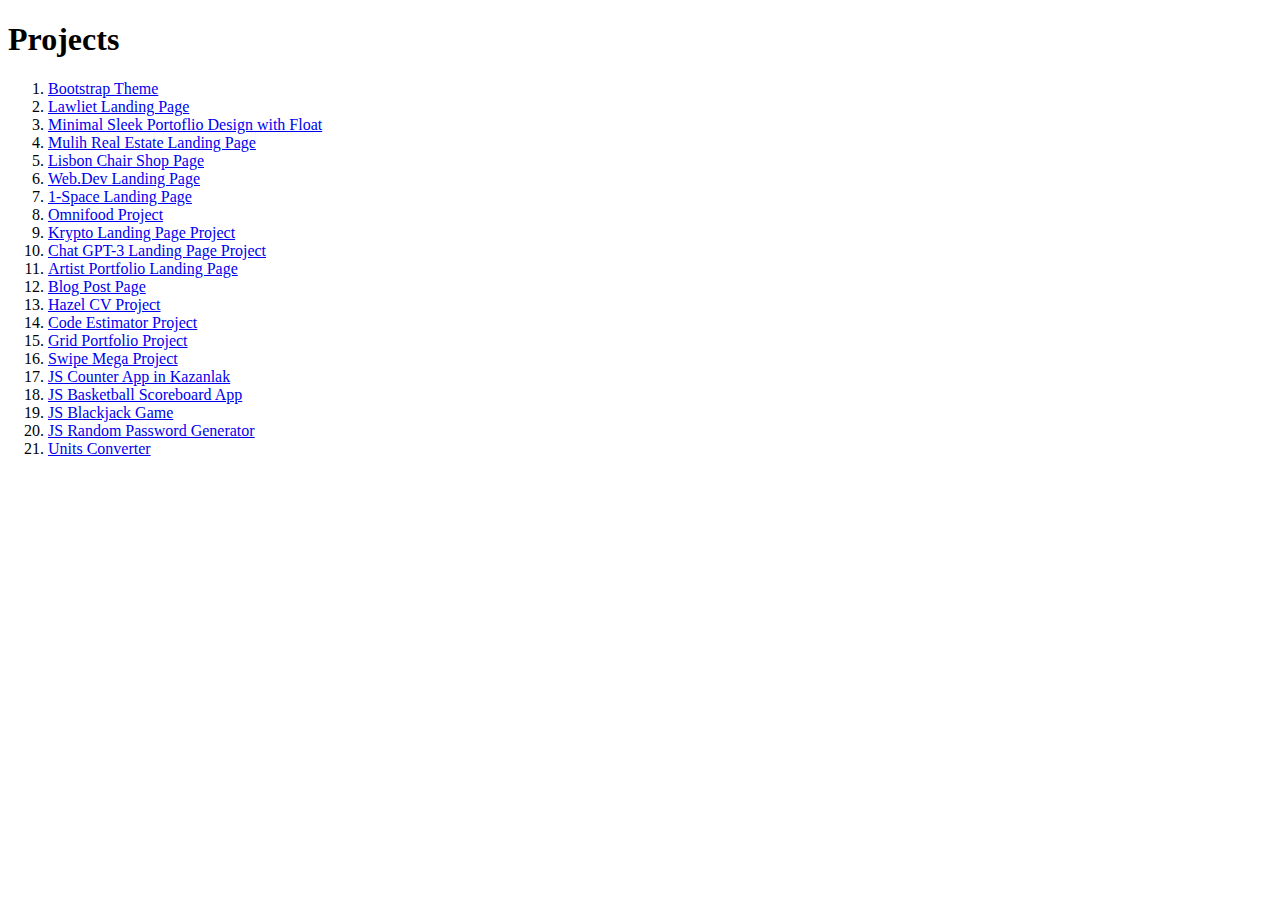
<file: index.html>
<!DOCTYPE html>
<html lang="en">
<head>
    <meta charset="UTF-8">
    <meta name="viewport" content="width=device-width, initial-scale=1.0">
    <title>Projects</title>
</head>
<body>
    <h1>Projects</h1>
    <ol>
        <li><a href="01. bootstrapPage/index.html" target="_blank">Bootstrap Theme</a></li>
        <li><a href="02. Lawliet Landing Page/index.html" target="_blank">Lawliet Landing Page</a></li>
        <li><a href="03. Minimal sleek portfolio design with Float/index.html" target="_blank">Minimal Sleek Portoflio Design with Float</a></li>
        <li><a href="04.Mulih-Real-Estate-Landing-Page/index.html" target="_blank">Mulih Real Estate Landing Page</a></li>
        <li><a href="05.lisbon-Chair-Shop-Page/index.html" target="_blank">Lisbon Chair Shop Page</a></li>
        <li><a href="06.web.Dev-Landing-Page/index.html" target="_blank">Web.Dev Landing Page</a></li>
        <li><a href="07.1-space-landing-page/index.html" target="_blank">1-Space Landing Page</a></li>
        <li><a href="08.Omnifood-Project/index.html" target="_blank">Omnifood Project</a></li>
        <li><a href="09.Krypto-Landing-Page/index.html" target="_blank">Krypto Landing Page Project</a></li>
        <li><a href="10.gpt3-landing-page/index.html" target="_blank">Chat GPT-3 Landing Page Project</a></li>
        <li><a href="11.ArtistPortfolioLandingPage/index.html" target="_blank">Artist Portfolio Landing Page</a></li>
        <li><a href="12.BlogPostPage/index.html" target="_blank">Blog Post Page</a></li>
        <li><a href="13.HazelCVProject/index.html" target="_blank">Hazel CV Project</a></li>
        <li><a href="14.CodeEstimatorProject/index.html" target="_blank">Code Estimator Project</a></li>
        <li><a href="15.GridPortfolioProject/index.html" target="_blank">Grid Portfolio Project</a></li>
        <li><a href="16.swipeMegaProject/index.html" target="_blank">Swipe Mega Project</a></li>
        <li><a href="17.counter-app/index.html" target="_blank">JS Counter App in Kazanlak</a></li>
        <li><a href="18.basketball-scoreboard-app/index.html" target="_blank">JS Basketball Scoreboard App</a></li>
        <li><a href="19.blackJack-game/index.html" target="_blank">JS Blackjack Game</a></li>
        <li><a href="20.randomPasswordGenerator/index.html" target="_blank">JS Random Password Generator</a></li>
        <li><a href="21.unit-converter/index.html" target="_blank">Units Converter</a></li>
    </ol>
</body>
</html>
</file>
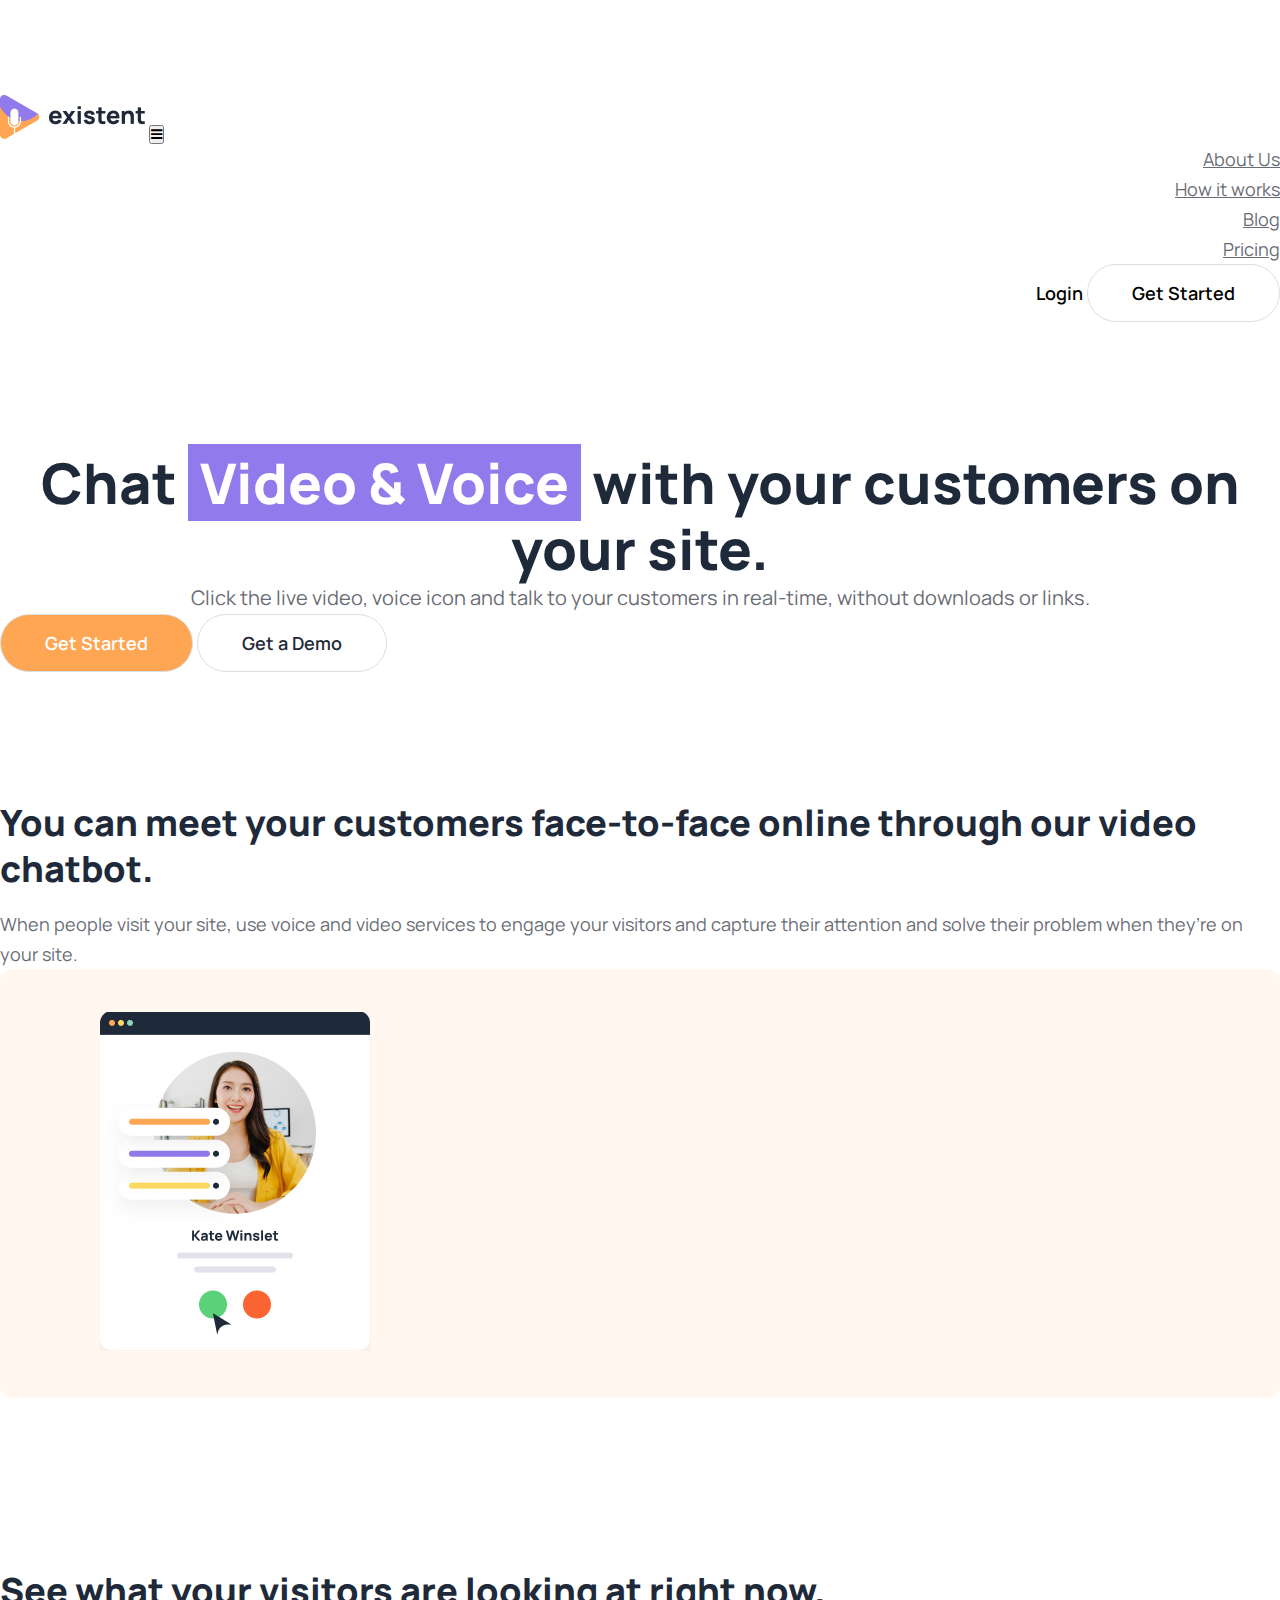
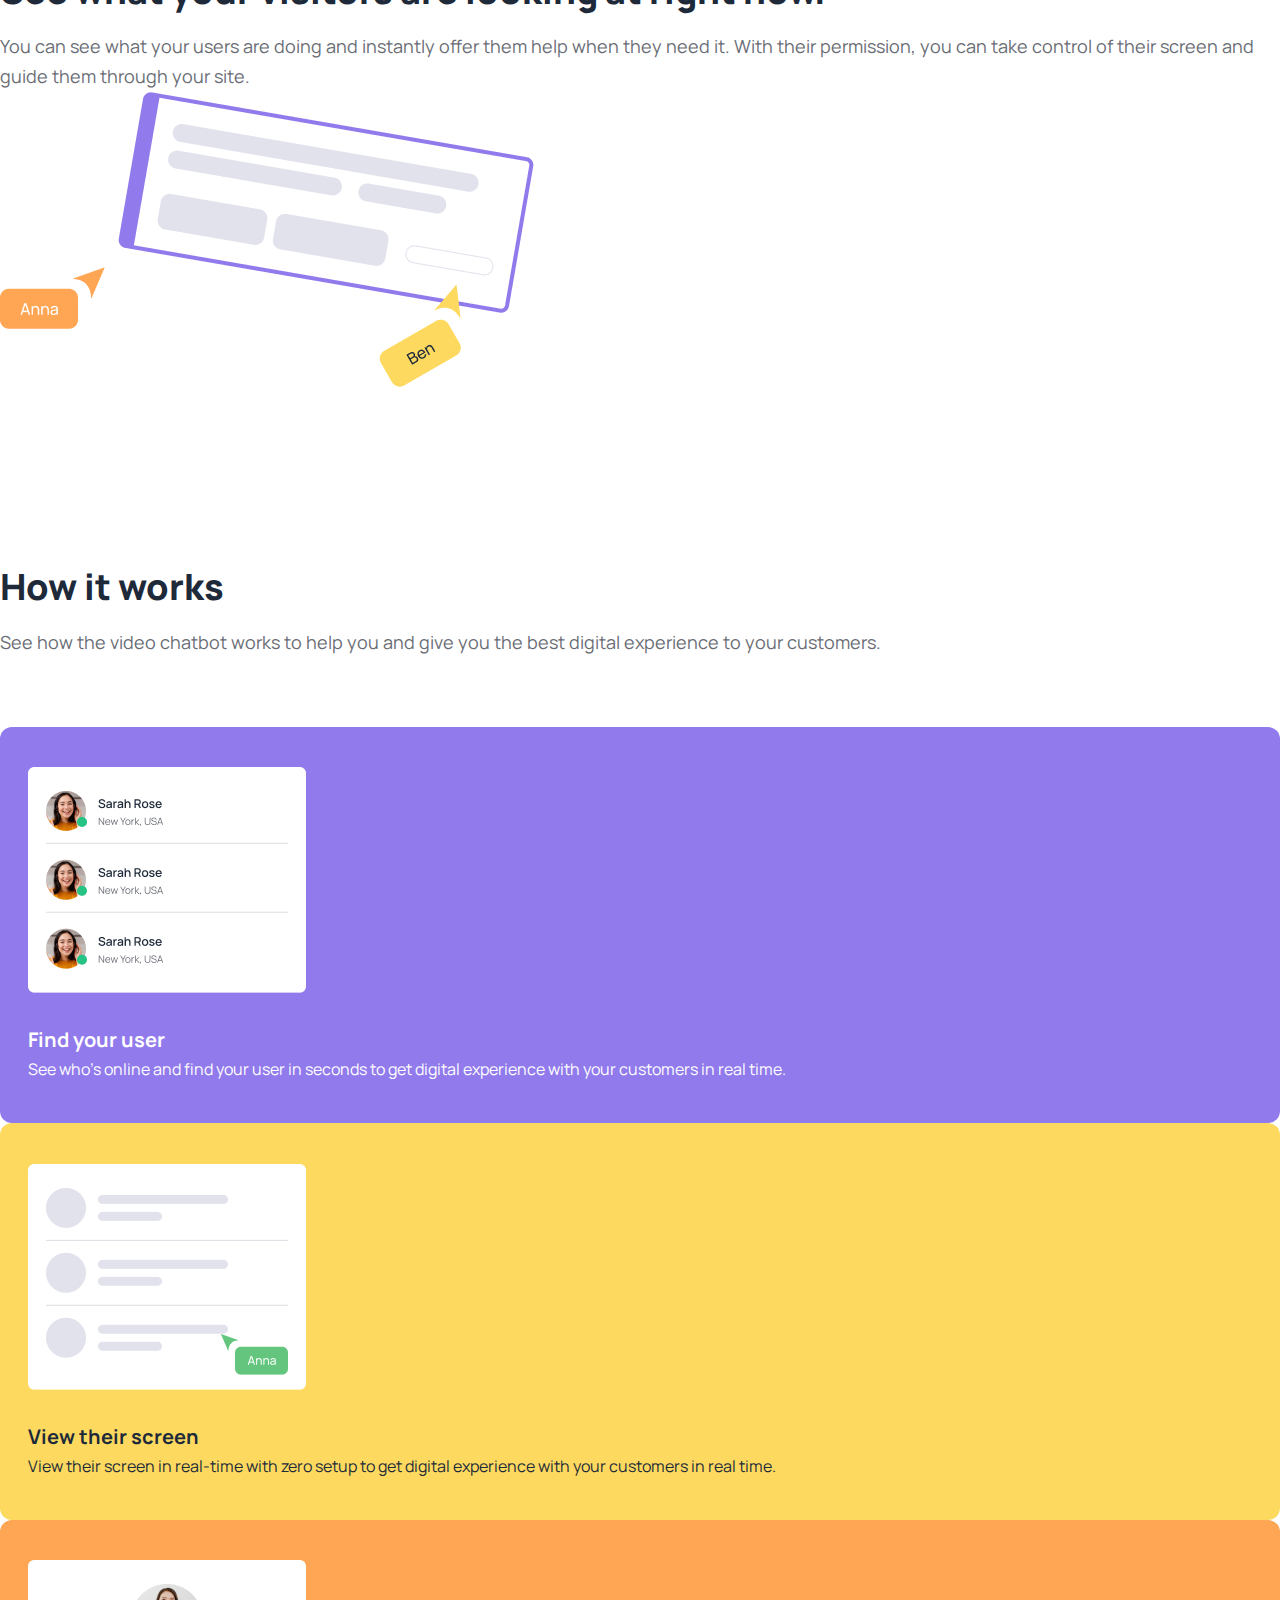
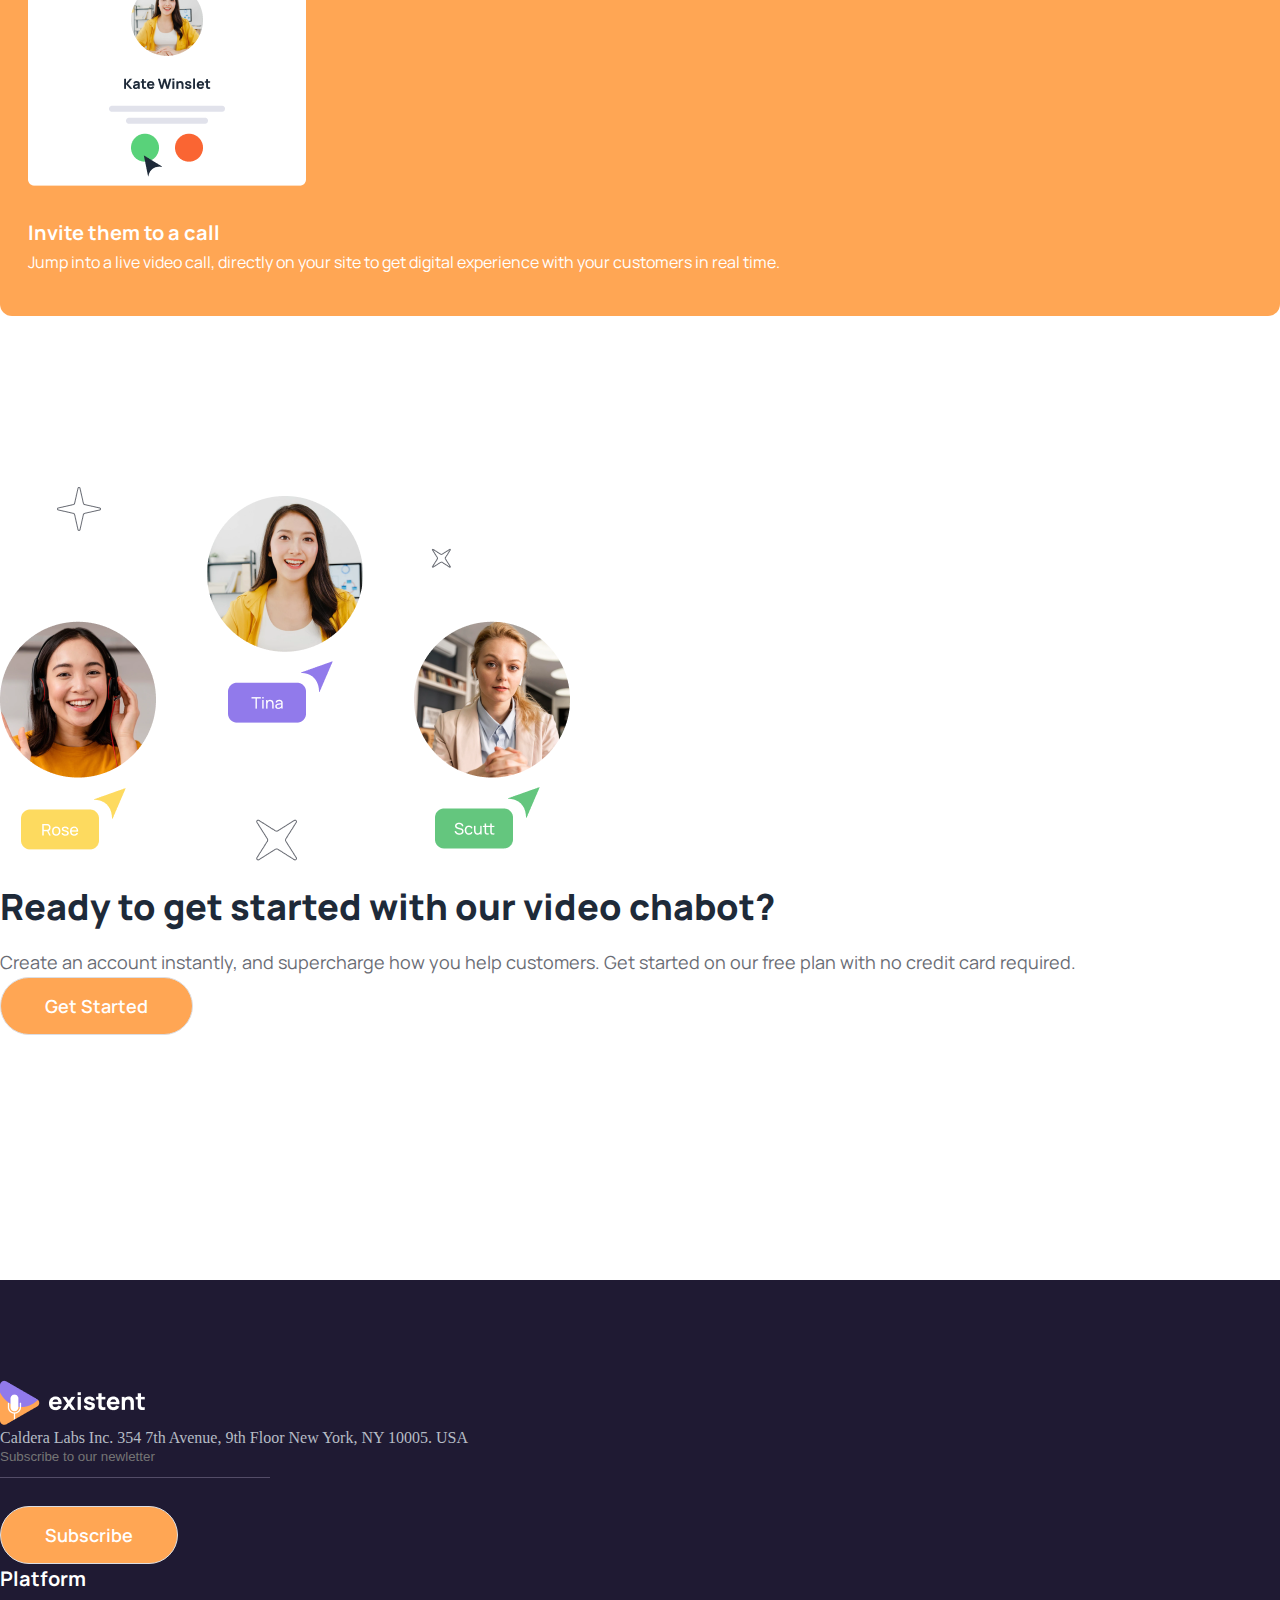
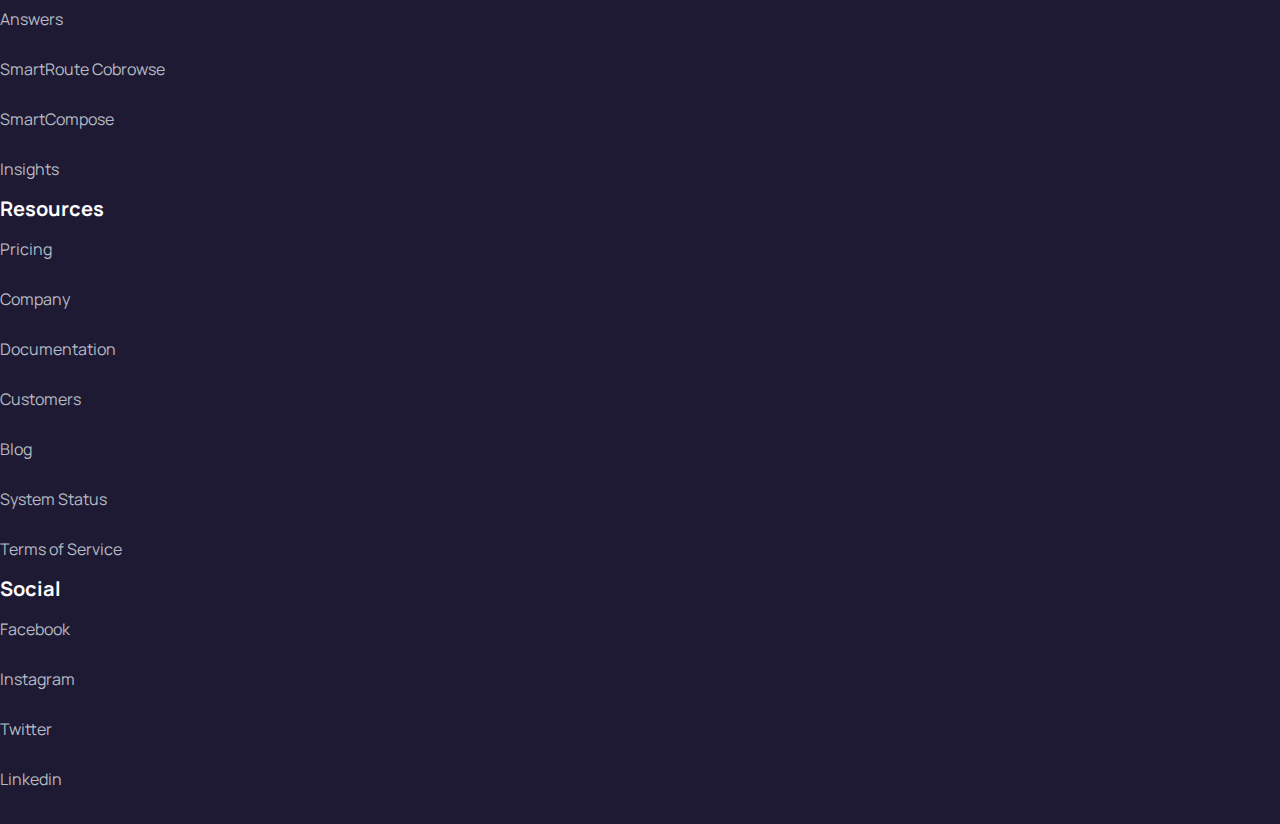
<file: 01. bootstrapPage/index.html>
<!DOCTYPE html>
<html lang="en">
<head>
    <meta charset="UTF-8">
    <meta http-equiv="X-UA-Compatible" content="IE=edge">
    <meta name="viewport" content="width=device-width, initial-scale=1.0">
    <link rel="stylesheet" href="style.css">
    <link href="https://cdn.jsdelivr.net/npm/bootstrap@5.0.2/dist/css/bootstrap.min.css" rel="stylesheet" integrity="sha384-EVSTQN3/azprG1Anm3QDgpJLIm9Nao0Yz1ztcQTwFspd3yD65VohhpuuCOmLASjC" crossorigin="anonymous">
    <link rel="stylesheet" href="https://cdnjs.cloudflare.com/ajax/libs/font-awesome/4.7.0/css/font-awesome.min.css">
    <title>New Bootstrap Theme</title>
    <script src="https://code.jquery.com/jquery-3.6.4.min.js" integrity="sha256-oP6HI9z1XaZNBrJURtCoUT5SUnxFr8s3BzRl+cbzUq8=" crossorigin="anonymous"></script>
</head>
<body>
<!-- Page Container START -->
    <div class="pageContainer" id="scroll">
        
    <!-- Main Container START -->
        
        <div class="container main">

        <!-- Header START -->
        
            <!-- Logo & Navigation Start -->
            <div class="navContainer">
                <nav class="navbar navbar-expand-lg navigationBar">
                    <a href="#" class="navbar-nav navbar-brand"><img src="images/logo.png" alt="Bootstrap Theme"></a>
                    <button type="button" class="navbar-toggler" data-toggle="collapse" data-target="#navbarCollapse">
                        <span class="navbar-toggler-icon"><i class="fa fa-bars"></i></span>
                    </button>
                    <div class="navbar-collapse collapse" id="navbarCollapse">
                    <button type="button" class="btn-close closeButton" data-toggle="collapse" data-target="#navbarCollapse"></button>
                        <ul class="nav navbar-nav navbar-right mx-auto nav-cssStyle">
                            <li class="navbar-item"><a href="#" class="nav-link">About Us</a></li>
                            <li class="navbar-item"><a href="#" class="nav-link">How it works</a></li>
                            <li class="navbar-item"><a href="#" class="nav-link">Blog</a></li>
                            <li class="navbar-item"><a href="#" class="nav-link">Pricing</a></li>
                        </ul>
            
                        <div class="loginInfo mt-5 mt-md-0 flex-sm-column">
                        <button class="loginButton pe-4">Login</button>
                        <button type="button" class="ms-auto getStartedButton">Get Started</button>
                        </div>
                    </div>
                </nav>
            </div>
           <!-- Logo & Navigation END -->

           <!-- Hero Section START -->
            <div class="h1Container">
                <div class="heading1 d-flex justify-content-center align-items-center">
                    <div class="col-lg-8">
                        <h1 class="headingOne">Chat <span class="h1Color">Video & Voice</span> with your customers on your site.</h1>
                    </div>
                </div>
                <div class="headingParagraph d-flex justify-content-center align-items-center">
                    <div class="col-lg-6">
                        <p class="headingP"> Click the live video, voice icon and talk to your customers in real-time, without downloads or links.</p>
                    </div>
                </div>
                <div class="headingParagraph d-flex justify-content-center align-items-center">
                    <div class="col-lg-4 mobileViewHeroButtons">
                        <button type="button" class="ms-auto getStartedButton active">Get Started</button>
                        <button type="button" class="ms-auto getStartedButton active activeBackground">Get a Demo</button>
                    </div>
                </div>
            </div>
           <!-- Hero Section END -->

        <!-- Header END -->
        
        <div class="scrollButton">
            <a href="#scroll"><button id="myBtn" title="Go to top"><i class="fa fa-angle-up" style="font-size:32px"></i></button></a>
        </div>
        <!-- Section №1 START -->
        <div class="section d-lg-flex d-md-flex justify-content-center align-items-center">
            <div class="col-lg-6 col-md-6 col-sm-12">
                <div class="d-grid justify-content-start align-items-center">         
                    <h2 class="sectionH2">You can meet your customers face-to-face online through our video chatbot.</h2>
                    <p class="sectionP">When people visit your site, use voice and video services to engage your visitors and capture their attention and solve their problem when they’re on your site.</p>
                </div>
            </div>  
            
            <div class="col-lg-1 col-md-1 col-sm-12"></div>

            <div class="col-lg-5 col-md-5 col-sm-12">
                <div class="sectionImgDiv d-flex justify-content-center align-items-center">
                    <img class="img-fluid" src="images/card.png" alt="">
                </div>
            </div>
        </div>
         <!-- Section №1 END -->

         <!-- Section №2 START -->
        <div class="section d-lg-flex d-md-flex flex-row-reverse justify-content-center align-items-center">
            <div class="col-lg-5 col-md-5 col-sm-12">
                <div class="d-grid justify-content-start align-items-center">         
                    <h2 class="sectionH2">See what your visitors are looking at right now.</h2>
                    <p class="sectionP">You can see what your users are doing and instantly offer them help when they need it. With their permission, you can take control of their screen and guide them through your site.</p>
                </div>
            </div>  
            
            <div class="col-lg-1 col-md-1 col-sm-12"></div>

            <div class="col-lg-6 col-md-6 col-sm-12">
                <div class="d-flex justify-content-center align-items-center">
                    <img class="img-fluid" src="images/content.png" alt="">
                </div>
            </div>
        </div>
         <!-- Section №2 END -->

         <!-- Section №3 START -->
        <div class="section section3 d-lg-flex justify-content-start align-items-center">
            <div class="col-lg-5 col-md-5 col-sm-12">
                <div class="d-grid justify-content-start align-items-center">         
                    <h2 class="sectionH2">How it works</h2>
                    <p class="sectionP">See how the video chatbot works to help you and give you the best digital experience to your customers.</p>
                </div>
            </div> 
        </div>
         <!-- Section №3 END -->

         <!-- Section №4 START -->
        <div class="section d-lg-flex justify-content-center align-items-center">
            <div class="row gx-4 gy-4">

                <div class="col-lg-4">
                    <div class="cardSection">
                        <div class="cardImage d-flex justify-content-center align-items-center">
                            <img src="images/card-1-img.png" alt="">
                        </div>
                        <div class="textCard">
                            <h3>Find your user</h3>
                            <p>See who's online and find your user in seconds to get digital experience with your customers in real time.</p>
                        </div>
                    </div>
                </div>

                <div class="col-lg-4">
                    <div class="cardSection cardYellow">
                        <div class="cardImage d-grid justify-content-center align-items-center">
                            <img src="images/card-2-img.png" alt="">
                        </div>
                        <div class="textCard">
                            <h3>View their screen</h3>
                            <p>View their screen in real-time with zero setup to get digital experience with your customers in real time.</p>
                        </div>
                    </div>
                </div>

                <div class="col-lg-4">
                    <div class="cardSection cardOrange">
                        <div class="cardImage d-flex justify-content-center align-items-center">
                            <img src="images/card-3-img.png" alt="">
                        </div>
                        <div class="textCard">
                            <h3>Invite them to a call</h3>
                            <p>Jump into a live video call, directly on your site to get digital experience with your customers in real time.  </p>
                        </div>
                    </div>
                </div>
            </div>
        </div>

         <!-- Section №4 END -->

        <!-- Section №5 START -->
        <div class="section d-lg-flex d-md-flex justify-content-center align-items-center">

            <div class="col-lg-6 col-md-6 col-sm-12">
                <div class="d-flex justify-content-center align-items-center">
                    <img class="img-fluid" src="images/group-image.png" alt="">
                </div>
            </div>
           
            <div class="col-lg-1 col-md-1 col-sm-12"></div>

            <div class="col-lg-5 col-md-5 col-sm-12">
                <div class="d-grid justify-content-start align-items-center">         
                    <h2 class="sectionH2">Ready to get started with our video chabot?</h2>
                    <p class="sectionP">Create an account instantly, and supercharge how you help customers. Get started on our free plan with no credit card required.</p>
                </div>
                <button type="button" class="getStartedButton active">Get Started</button>
            </div>  
        </div>
         <!-- Section №5 END -->
        </div>

    <!-- Main Container END -->

    <!-- Footer Container START -->
<div class="footerPart">
    <div class="container footerContainer d-grid">
        <div class="row">
            <div class="col-lg-4">
                <div class="footerLeftInfo">
                    <div>
                        <img src="images/logo-white.png" alt="Logo">
                        <p class="footerAdress">Caldera Labs Inc. 354 7th Avenue, 9th Floor New York, NY 10005. USA</p>
                    </div>

                    <form action="#" class="form-control-sm">
                        <div class="input-box">
                          <input type="text" placeholder="Subscribe to our newletter" required>
                        </div>
                        <button type="button" class="getStartedButton active">Subscribe</button>
                    </form>
                </div>
            </div>
        
            <div class="col-lg-2"></div>

            <div class="col-lg-2">
                <div class="menu">
                    <h3>Platform</h3>
                    <ul>
                        <li><a href="#">Answers</a></li>
                        <li><a href="#">SmartRoute Cobrowse</a></li>
                        <li><a href="#">SmartCompose</a></li>
                        <li><a href="#">Insights</a></li>
                    </ul>
                </div>
            </div>

            <div class="col-lg-2">
                <div class="menu">
                    <h3>Resources</h3>
                    <ul>    
                        <li><a href="#">Pricing</a></li>
                        <li><a href="#">Company</a></li>
                        <li><a href="#">Documentation</a></li>
                        <li><a href="#">Customers</a></li>
                        <li><a href="#">Blog</a></li>
                        <li><a href="#">System Status</a></li>
                        <li><a href="#">Terms of Service</a></li>
                    </ul>
                </div>
            </div>

            <div class="col-lg-2">
                <div class="menu">
                    <h3>Social</h3>
                    <ul>    
                        <li><a href="#">Facebook</a></li>
                        <li><a href="#">Instagram</a></li>
                        <li><a href="#">Twitter</a></li>
                        <li><a href="#">Linkedin</a></li>
                    </ul>
                </div>
            </div>
                    
        </div>
    </div>

    <div class="container copyContainer">
        <hr>
        <p>&copy; 2022 UIHUT All Rights Researved</p>
    </div>
</div>
</div>
</div>

    <!-- Footer Container END -->
    </div>

<!-- Page Container END -->

    <script>
        $(document).ready(function() {
            $(window).scroll(function() {
            var scroll = $(window).scrollTop();
            if (scroll >= 100) { // Change 100 to the number of pixels you want the user to scroll before the element becomes visible
            $(".scrollButton").show();
            } else {
            $(".scrollButton").hide();
        }
    });
    });
    </script>

    <script src="https://cdnjs.cloudflare.com/ajax/libs/popper.js/1.12.9/umd/popper.min.js" integrity="sha384-ApNbgh9B+Y1QKtv3Rn7W3mgPxhU9K/ScQsAP7hUibX39j7fakFPskvXusvfa0b4Q" crossorigin="anonymous"></script>
    <script src="https://maxcdn.bootstrapcdn.com/bootstrap/4.0.0/js/bootstrap.min.js" integrity="sha384-JZR6Spejh4U02d8jOt6vLEHfe/JQGiRRSQQxSfFWpi1MquVdAyjUar5+76PVCmYl" crossorigin="anonymous"></script>
</body>
</html>
</file>
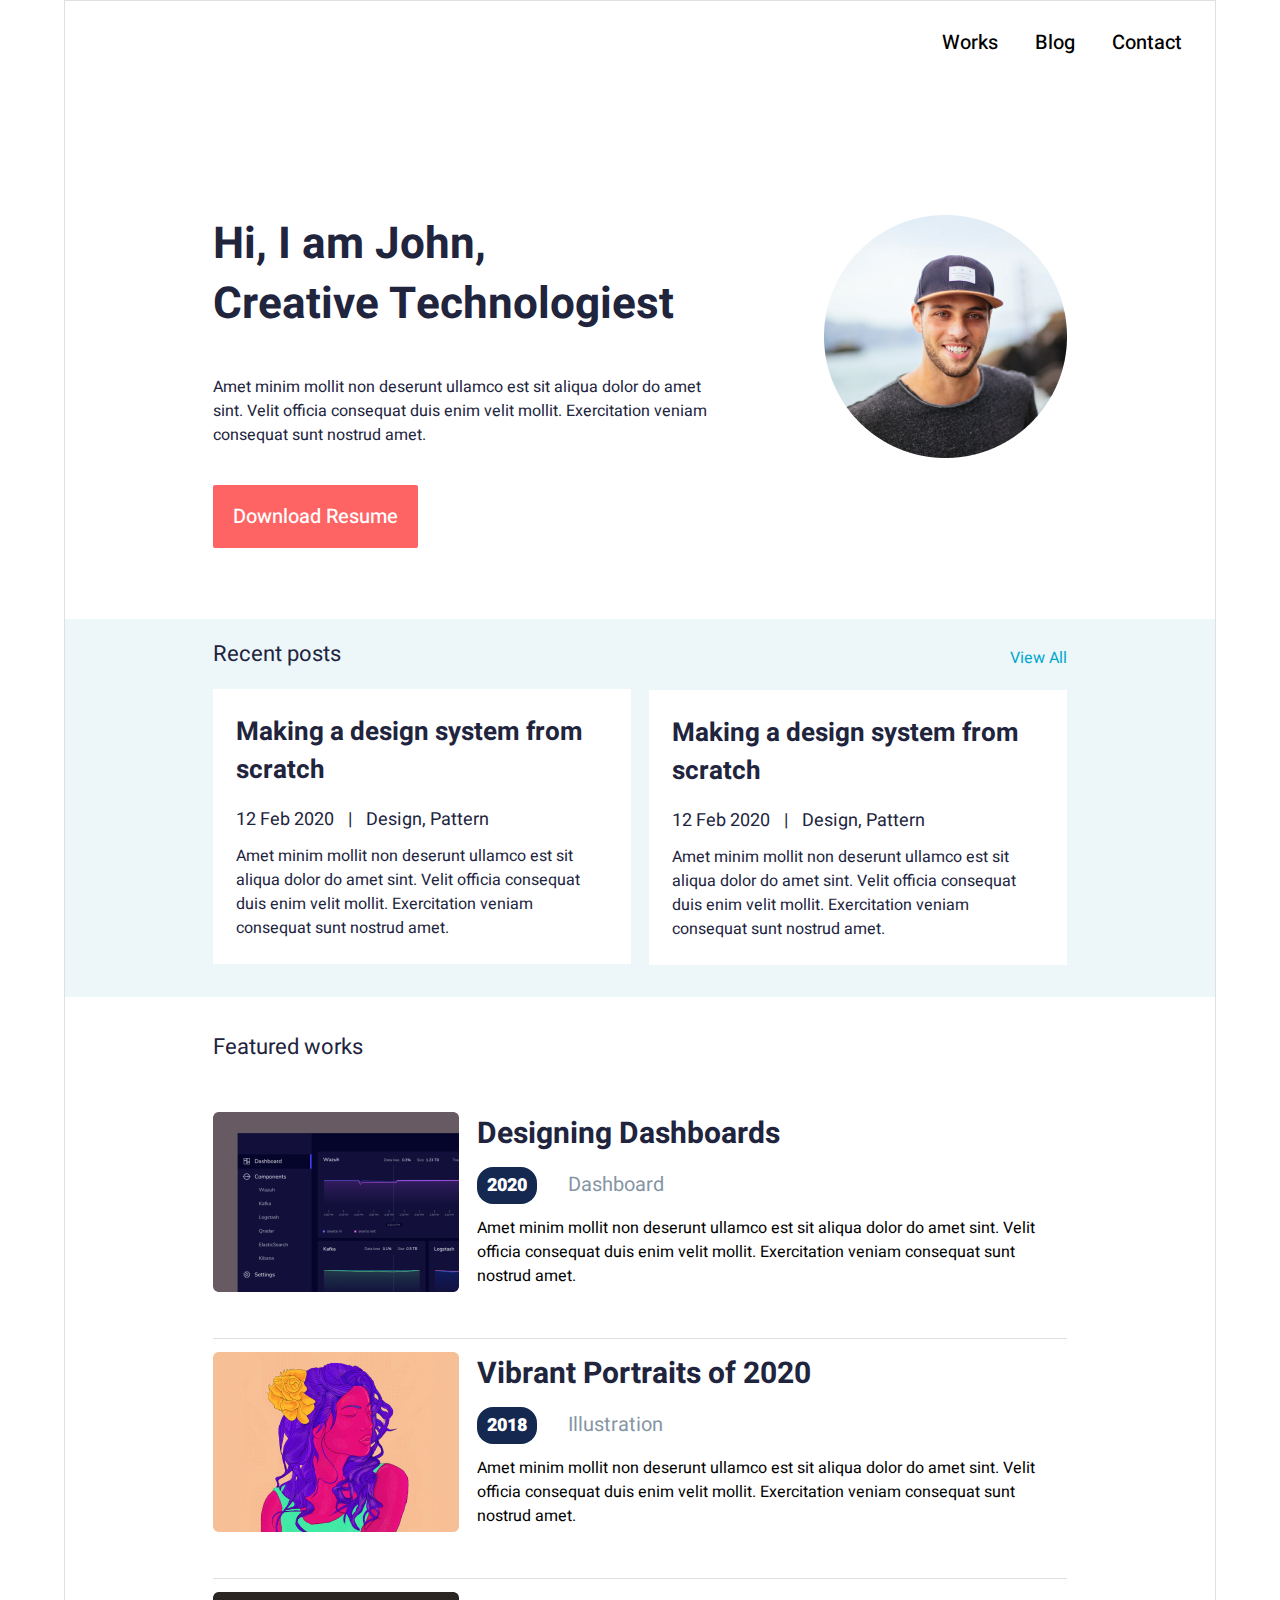
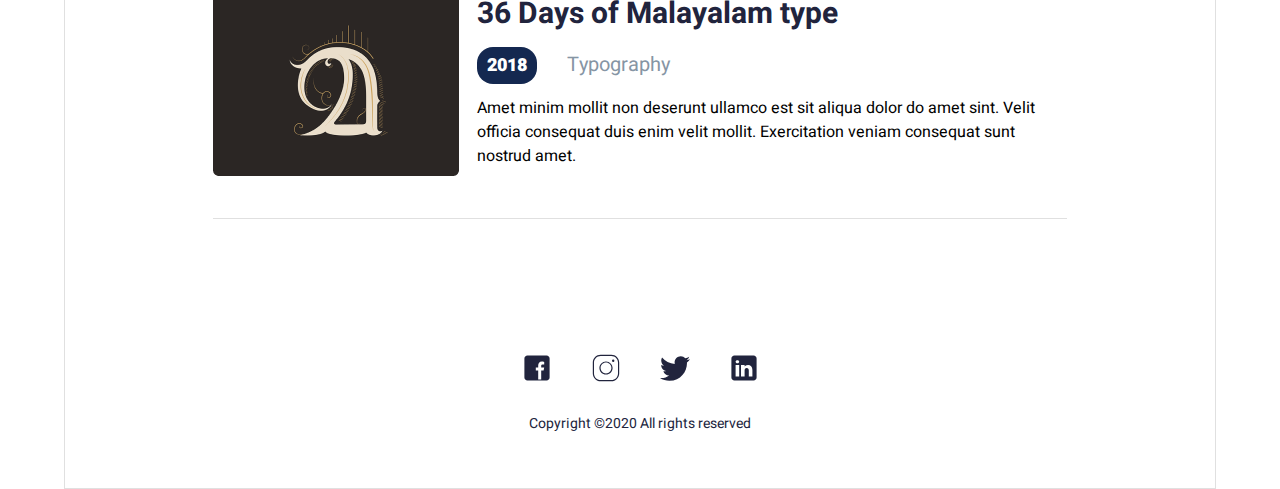
<file: 03. Minimal sleek portfolio design with Float/index.html>
<!DOCTYPE html>
<html lang="en">
<head>
    <meta charset="UTF-8">
    <meta name="viewport" content="width=device-width, initial-scale=1.0">
    <title>Technology Portfolio</title>
    <link rel="stylesheet" href="style.css">
</head>
<body>
        <nav>
            <ul class="navigation">
                <li><a href="#">Works</a></li>
                <li><a href="#">Blog</a></li>
                <li><a href="#">Contact</a></li>
            </ul>
        </nav>
    <article class="page-container">
        <section class="hero">
            <div class="left-side-content">
                <h2>Hi, I am John,</h2>
                <h2 class="hero-h2">Creative Technologiest</h2>
                <p>Amet minim mollit non deserunt ullamco est sit aliqua dolor do amet sint. Velit officia consequat duis enim velit mollit. Exercitation veniam consequat sunt nostrud amet.</p>
                <button><a href="#">Download Resume</a></button>
            </div>
            <div class="hero-image">
                <img src="img/hero-img.png" alt="">
            </div>
        </section>

        <section class="recent-posts">
            <div class="view-all">
                <h3>Recent posts</h3>
                <p><a href="">View All</a></p>
            </div>
            <div class="post-cards">
                <div class="card">
                    <h4>Making a design system from scratch</h4>
                    <div class="date">
                        <p class="date-class">12 Feb 2020</p>
                        <p>|</p>
                        <p>Design, Pattern</p>
                    </div>
                    <p class="card-description">Amet minim mollit non deserunt ullamco est sit aliqua dolor do amet sint. Velit officia consequat duis enim velit mollit. Exercitation veniam consequat sunt nostrud amet.</p>
                </div>

                <div class="card-2">
                    <h4>Making a design system from scratch</h4>
                    <div class="date">
                        <p class="date-class">12 Feb 2020</p>
                        <p>|</p>
                        <p>Design, Pattern</p>
                    </div>
                    <p class="card-description">Amet minim mollit non deserunt ullamco est sit aliqua dolor do amet sint. Velit officia consequat duis enim velit mollit. Exercitation veniam consequat sunt nostrud amet.</p>
                </div>
            </div>
        </section>

        <section class="featured-works">
            <div class="featured-works-heading">
                <h3>Featured works</h3>
            </div>
            <div class="blog-post-card">
                <div class="post-image">
                    <img src="img/blog-post-1.png" alt="">
                </div>
                <div class="post-content">
                    <h4>Designing Dashboards</h4>
                    <p class="post-meta"><span>2020</span> Dashboard</p>
                    <p class="post-info">Amet minim mollit non deserunt ullamco est sit aliqua dolor do amet sint. Velit officia consequat duis enim velit mollit. Exercitation veniam consequat sunt nostrud amet.</p>
                </div>
            </div>

            <div class="blog-post-card">
                <div class="post-image">
                    <img src="img/blog-post-2.png" alt="">
                </div>
                <div class="post-content">
                    <h4>Vibrant Portraits of 2020</h4>
                    <p class="post-meta"><span>2018</span> Illustration</p>
                    <p class="post-info">Amet minim mollit non deserunt ullamco est sit aliqua dolor do amet sint. Velit officia consequat duis enim velit mollit. Exercitation veniam consequat sunt nostrud amet.</p>
                </div>
            </div>

            <div class="blog-post-card">
                <div class="post-image">
                    <img src="img/blog-post-3.png" alt="">
                </div>
                <div class="post-content">
                    <h4>36 Days of Malayalam type</h4>
                    <p class="post-meta"><span>2018</span> Typography</p>
                    <p class="post-info">Amet minim mollit non deserunt ullamco est sit aliqua dolor do amet sint. Velit officia consequat duis enim velit mollit. Exercitation veniam consequat sunt nostrud amet.</p>
                </div>
            </div>
        </section>
    </article>

    <footer>
        <div class="icons">
            <div class="fb-icon"><a href="#"><?xml version="1.0"?><svg xmlns="http://www.w3.org/2000/svg"  viewBox="0 0 50 50" width="30px" height="30px">    <path d="M41,4H9C6.24,4,4,6.24,4,9v32c0,2.76,2.24,5,5,5h32c2.76,0,5-2.24,5-5V9C46,6.24,43.76,4,41,4z M37,19h-2c-2.14,0-3,0.5-3,2 v3h5l-1,5h-4v15h-5V29h-4v-5h4v-3c0-4,2-7,6-7c2.9,0,4,1,4,1V19z"/></svg></a></div>
            <div class="instagram-icon"><a href="#"><svg xmlns="http://www.w3.org/2000/svg"  viewBox="0 0 50 50" width="30px" height="30px"><path d="M 16 3 C 8.8324839 3 3 8.8324839 3 16 L 3 34 C 3 41.167516 8.8324839 47 16 47 L 34 47 C 41.167516 47 47 41.167516 47 34 L 47 16 C 47 8.8324839 41.167516 3 34 3 L 16 3 z M 16 5 L 34 5 C 40.086484 5 45 9.9135161 45 16 L 45 34 C 45 40.086484 40.086484 45 34 45 L 16 45 C 9.9135161 45 5 40.086484 5 34 L 5 16 C 5 9.9135161 9.9135161 5 16 5 z M 37 11 A 2 2 0 0 0 35 13 A 2 2 0 0 0 37 15 A 2 2 0 0 0 39 13 A 2 2 0 0 0 37 11 z M 25 14 C 18.936712 14 14 18.936712 14 25 C 14 31.063288 18.936712 36 25 36 C 31.063288 36 36 31.063288 36 25 C 36 18.936712 31.063288 14 25 14 z M 25 16 C 29.982407 16 34 20.017593 34 25 C 34 29.982407 29.982407 34 25 34 C 20.017593 34 16 29.982407 16 25 C 16 20.017593 20.017593 16 25 16 z"/></svg></a></div>
            <div class="twitter-icon"><a href="#"><svg xmlns="http://www.w3.org/2000/svg"  viewBox="0 0 50 50" width="30px" height="30px"><path d="M 50.0625 10.4375 C 48.214844 11.257813 46.234375 11.808594 44.152344 12.058594 C 46.277344 10.785156 47.910156 8.769531 48.675781 6.371094 C 46.691406 7.546875 44.484375 8.402344 42.144531 8.863281 C 40.269531 6.863281 37.597656 5.617188 34.640625 5.617188 C 28.960938 5.617188 24.355469 10.21875 24.355469 15.898438 C 24.355469 16.703125 24.449219 17.488281 24.625 18.242188 C 16.078125 17.8125 8.503906 13.71875 3.429688 7.496094 C 2.542969 9.019531 2.039063 10.785156 2.039063 12.667969 C 2.039063 16.234375 3.851563 19.382813 6.613281 21.230469 C 4.925781 21.175781 3.339844 20.710938 1.953125 19.941406 C 1.953125 19.984375 1.953125 20.027344 1.953125 20.070313 C 1.953125 25.054688 5.5 29.207031 10.199219 30.15625 C 9.339844 30.390625 8.429688 30.515625 7.492188 30.515625 C 6.828125 30.515625 6.183594 30.453125 5.554688 30.328125 C 6.867188 34.410156 10.664063 37.390625 15.160156 37.472656 C 11.644531 40.230469 7.210938 41.871094 2.390625 41.871094 C 1.558594 41.871094 0.742188 41.824219 -0.0585938 41.726563 C 4.488281 44.648438 9.894531 46.347656 15.703125 46.347656 C 34.617188 46.347656 44.960938 30.679688 44.960938 17.09375 C 44.960938 16.648438 44.949219 16.199219 44.933594 15.761719 C 46.941406 14.3125 48.683594 12.5 50.0625 10.4375 Z"/></svg></a></div>
            <div class="linkedin-icon"><a href="#"><?xml version="1.0"?><svg xmlns="http://www.w3.org/2000/svg"  viewBox="0 0 50 50" width="30px" height="30px">    <path d="M41,4H9C6.24,4,4,6.24,4,9v32c0,2.76,2.24,5,5,5h32c2.76,0,5-2.24,5-5V9C46,6.24,43.76,4,41,4z M17,20v19h-6V20H17z M11,14.47c0-1.4,1.2-2.47,3-2.47s2.93,1.07,3,2.47c0,1.4-1.12,2.53-3,2.53C12.2,17,11,15.87,11,14.47z M39,39h-6c0,0,0-9.26,0-10 c0-2-1-4-3.5-4.04h-0.08C27,24.96,26,27.02,26,29c0,0.91,0,10,0,10h-6V20h6v2.56c0,0,1.93-2.56,5.81-2.56 c3.97,0,7.19,2.73,7.19,8.26V39z"/></svg></a></div>
        </div>
        <div class="copyright">
            <p>Copyright ©2020 All rights reserved </p>
        </div>
    </footer>
</body>
</html>
</file>
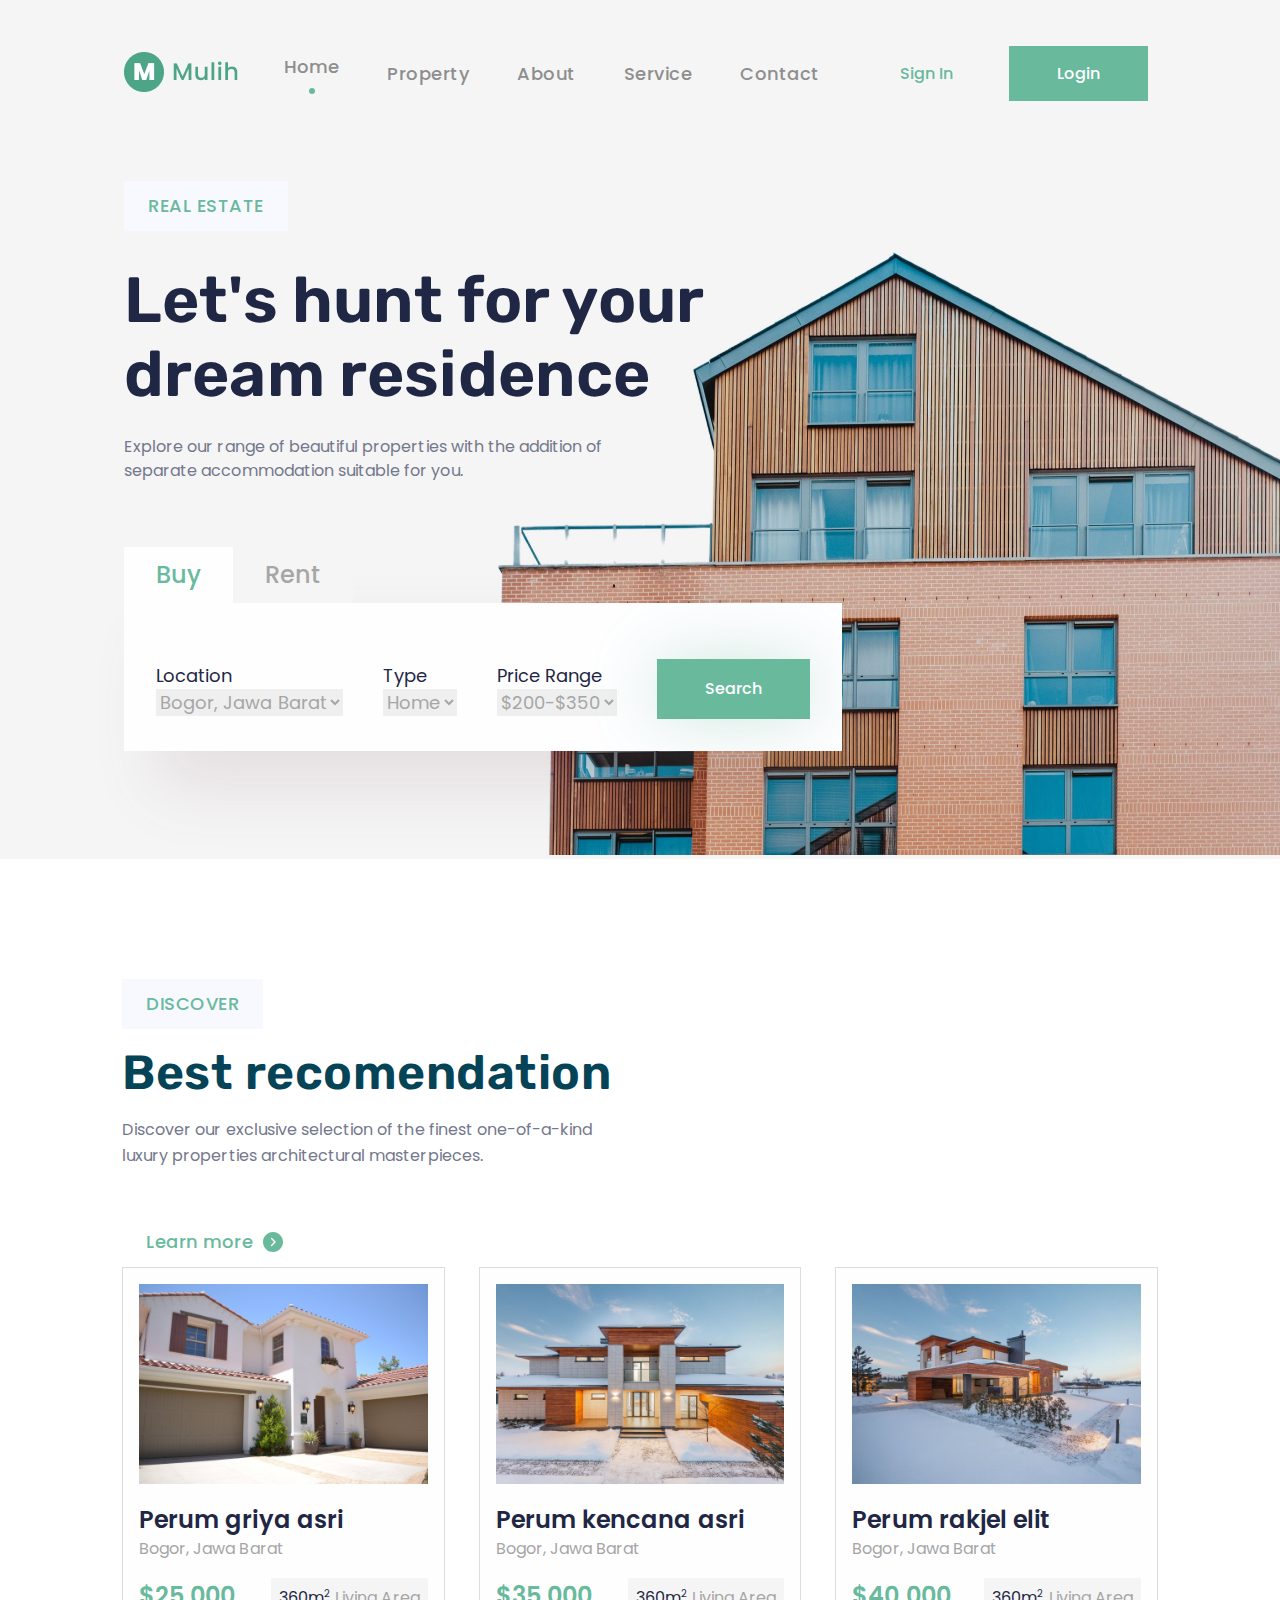
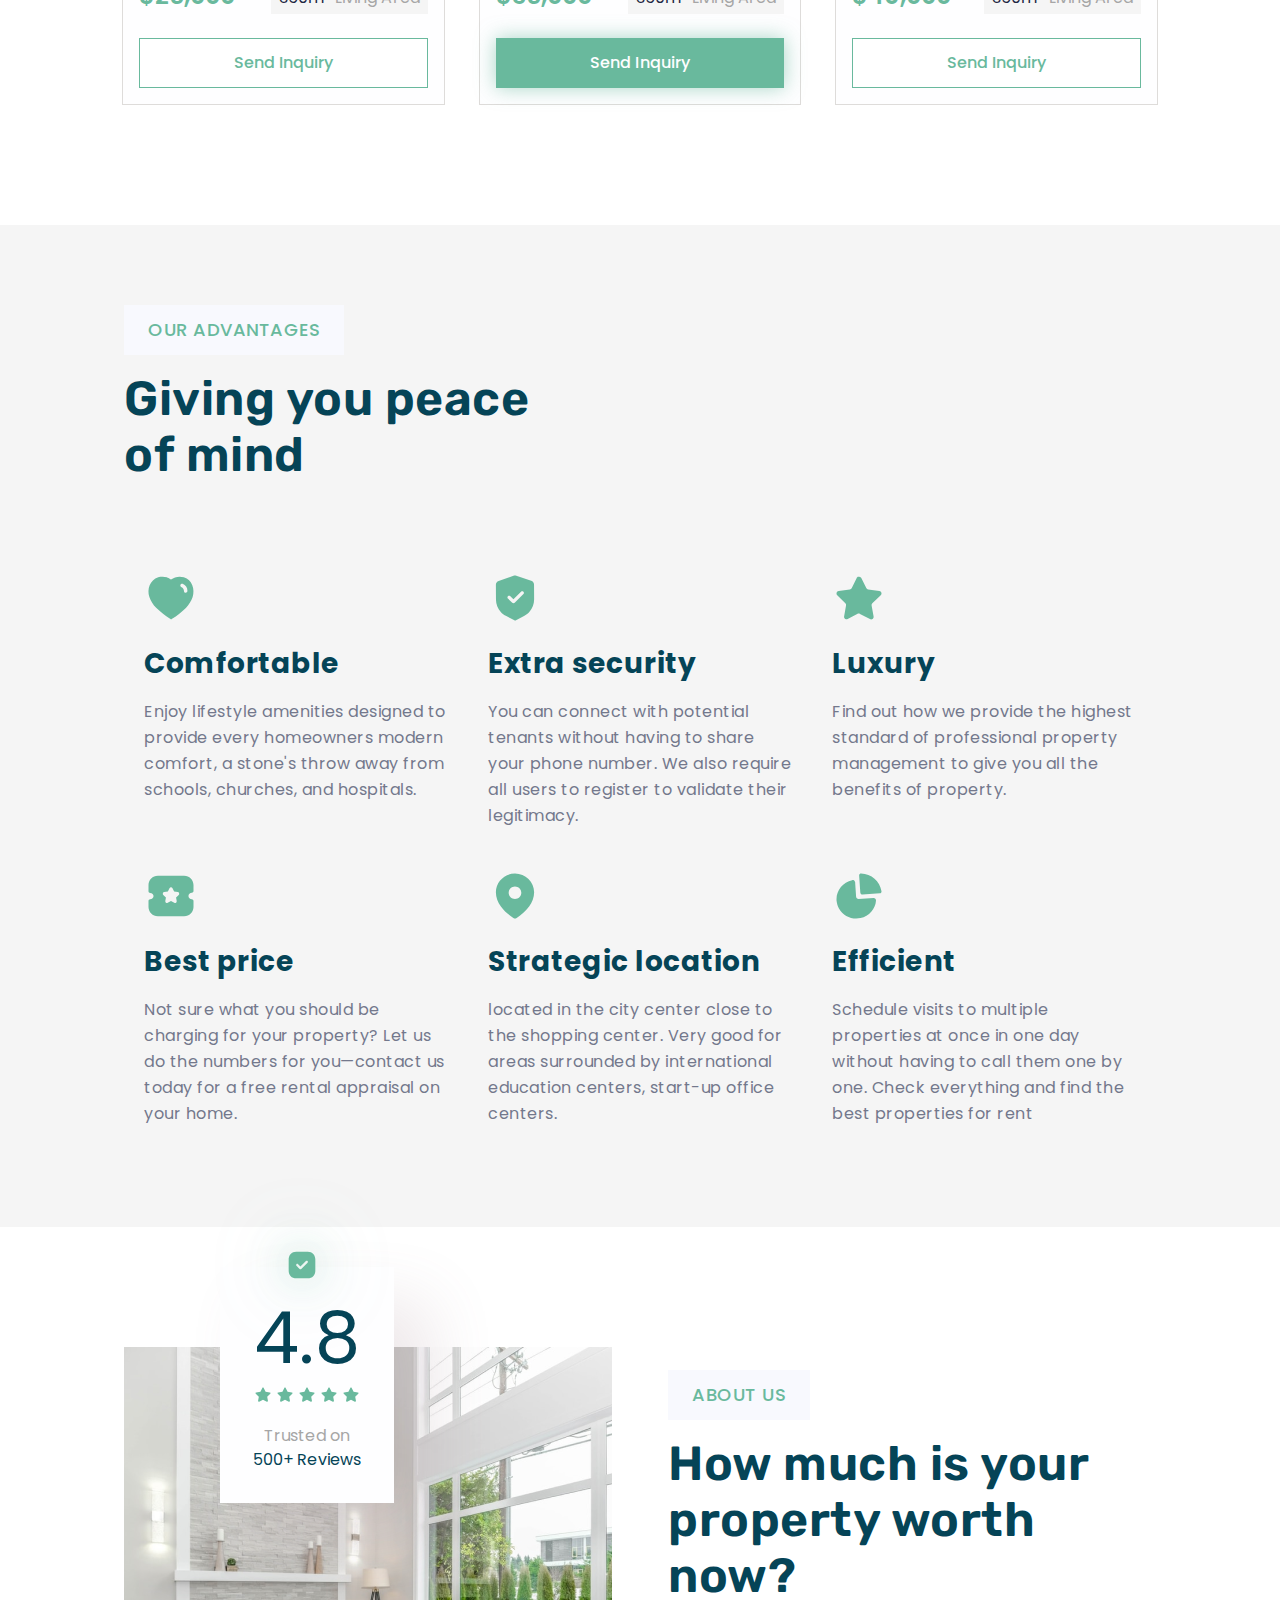
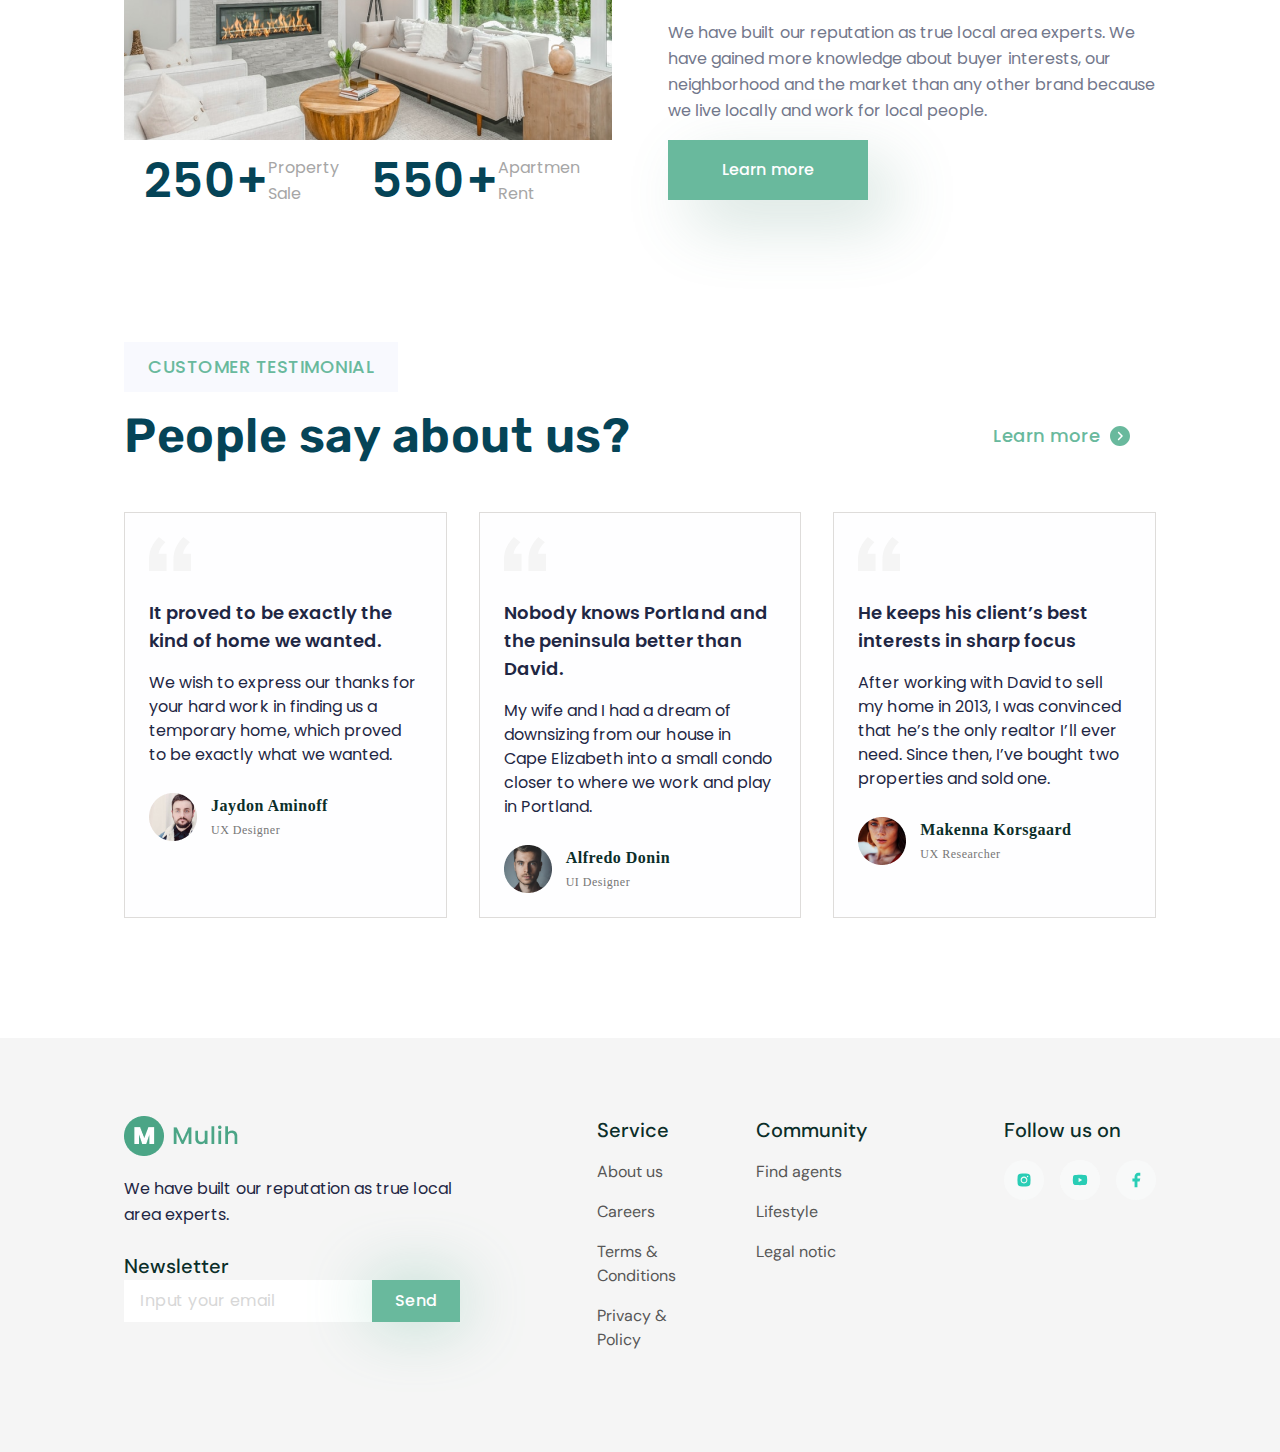
<file: 04.Mulih-Real-Estate-Landing-Page/index.html>
<!DOCTYPE html>
<html lang="en">
<head>
    <meta charset="UTF-8">
    <meta name="viewport" content="width=device-width, initial-scale=1.0">
    <title>Mulih Real Estat Landing Page</title>
    <link rel="stylesheet" href="style.css">

</head>
<body>
    <header>
        <nav class="navigation">
            <div class="logo-column">
                <img src="img/logo.png" alt="">
                <svg xmlns="http://www.w3.org/2000/svg" fill="none" viewBox="0 0 24 24" stroke-width="1.0" stroke="#69B99D" class="w-6 h-6 mobile-nav-button" width="10%">
                    <path stroke-linecap="round" stroke-linejoin="round" d="M3.75 6.75h16.5M3.75 12h16.5M12 17.25h8.25" />
                  </svg>
                  
            </div>
            <div class="menu-column-mobile">
                <div class="nav-column">
                    <ul>
                        <li><a href="#">Home </a></li>
                        <li><a href="#">Property</a></li>
                        <li><a href="#">About</a></li>
                        <li><a href="#">Service</a></li>
                        <li><a href="#">Contact</a></li>
                    </ul>
                </div>
                <div class="nav-buttons-column">
                    <button class="sign-in-btn">Sign In</button>
                    <button class="login-btn">Login</button>
                </div>
            </div>
            <div class="menu-column">
                <div class="nav-column">
                    <ul>
                        <li class="first-nav hover-li">
                            <a href="#" class="f-el-a">Home</a>        
                            <svg xmlns="http://www.w3.org/2000/svg" width="6" height="6" viewBox="0 0 6 6" fill="none" class="f-el-svg">
                                <circle cx="3" cy="3" r="3" fill="#69B99D"/>
                            </svg>
                        </li>
                        <li><a href="#">Property</a></li>
                        <li><a href="#">About</a></li>
                        <li><a href="#">Service</a></li>
                        <li><a href="#">Contact</a></li>
                    </ul>
                </div>
                <div class="nav-buttons-column">
                    <button class="sign-in-btn">Sign In</button>
                    <button class="login-btn">Login</button>
                </div>
            </div>
        </nav>
        <div class="hero-section">
            <div class="content-column">
                <div class="content-row">
                    <p class="hero-category">Real estate</p>
                    <h2 class="hero-h2">Let's hunt for your dream residence</h2>
                    <p class="hero-p">Explore our range of beautiful properties with the addition of separate accommodation suitable for you.</p>
                </div>

                <div class="buy-rent-box">
                    <div class="buy-rent-buttons">
                        <div class="buy-btn">Buy</div>
                        <div class="rent-btn">Rent</div>
                    </div>
                    <div class="buy-rent-dropdowns">
                        <div class="buy-rent-col-1 buy-rent-col">
                            <label for="buy-rent" class="loc">Location</label>
                            <select name="buy-rent" id="buy-rent" class="dropdown">
                            <option value="location">Bogor, Jawa Barat</option>
                            </select>
                        </div>
                        <div class="buy-rent-col-2 buy-rent-col">
                            <label for="type" class="type">Type</label>
                            <select name="type" id="type" class="dropdown">
                            <option value="type">Home</option>
                            </select>
                        </div>
                        <div class="buy-rent-col-3 buy-rent-col">
                            <label for="price" class="price">Price Range</label>
                            <select name="price" id="price" class="dropdown">
                            <option value="price">$200-$350</option>
                            </select>
                        </div>
                        <div class="buy-rent-col-4">
                            <button class="buy-rent-search">Search</button>
                        </div>
                    </div>
                </div>
            </div>
            <div class="image-column">
                <img src="img/house.png" alt="" width="100%">
            </div>
        </div>
    </header>

    <main>
        <section class="recommendations">
            <div class="recommendation-section">
                <p class="rec-category">Discover</p>
                <h2 class="heading">Best recomendation</h2>
                <div class="recommendation-content">
                    <p class="rec-p">Discover our exclusive selection of the finest one-of-a-kind luxury properties architectural masterpieces.</p>
                    <button class="learn-more-btn">Learn more <svg xmlns="http://www.w3.org/2000/svg" width="24" height="24" viewBox="0 0 24 24" fill="none">
                        <path fill-rule="evenodd" clip-rule="evenodd" d="M22.0001 12C22.0001 17.52 17.5101 22 12.0001 22L11.7204 21.9962C6.32954 21.8478 2.00012 17.4264 2.00012 12C2.00012 6.49 6.48012 2 12.0001 2C17.5101 2 22.0001 6.49 22.0001 12ZM10.0201 8C9.73012 8.3 9.73012 8.77 10.0301 9.06L12.9801 12L10.0301 14.94C9.73012 15.23 9.73012 15.71 10.0201 16C10.3201 16.3 10.7901 16.3 11.0801 16L14.5701 12.53C14.7101 12.39 14.7901 12.2 14.7901 12C14.7901 11.8 14.7101 11.61 14.5701 11.47L11.0801 8C10.9401 7.85 10.7501 7.78 10.5601 7.78C10.3601 7.78 10.1701 7.85 10.0201 8Z" fill="#69B99D"/>
                      </svg></button>
                </div>
                <div class="recommendation-cards">
                    <div class="card">
                        <div class="card-img">
                            <img src="img/card-img-1.png" alt="">
                        </div>
                        <div class="card-content">
                            <h3 class="card-h3">Perum griya asri</h3>
                            <p class="card-place">Bogor, Jawa Barat</p>
                            <div class="card-price-container">
                                <div class="card-price">
                                    <p>$25,000</p>
                                </div>
                                <div class="card-living-area">
                                    <p>360m<sup>2</sup> <span class="living-area-text">Living Area</span></p>
                                </div>
                            </div>
                            <button class="card-btn">Send Inquiry</button>
                        </div>
                    </div>

                    <div class="card">
                        <div class="card-img">
                            <img src="img/card-img-2.png" alt="">
                        </div>
                        <div class="card-content">
                            <h3 class="card-h3">Perum kencana asri</h3>
                            <p class="card-place">Bogor, Jawa Barat</p>
                            <div class="card-price-container">
                                <div class="card-price">
                                    <p>$35,000</p>
                                </div>
                                <div class="card-living-area">
                                    <p>360m<sup>2</sup> <span class="living-area-text">Living Area</span></p>
                                </div>
                            </div>
                            <button class="card-btn card-btn-2">Send Inquiry</button>
                        </div>
                    </div>

                    <div class="card">
                        <div class="card-img">
                            <img src="img/card-img-3.png" alt="">
                        </div>
                        <div class="card-content">
                            <h3 class="card-h3">Perum rakjel elit</h3>
                            <p class="card-place">Bogor, Jawa Barat</p>
                            <div class="card-price-container">
                                <div class="card-price">
                                    <p>$40,000</p>
                                </div>
                                <div class="card-living-area">
                                    <p>360m<sup>2</sup> <span class="living-area-text">Living Area</span></p>
                                </div>
                            </div>
                            <button class="card-btn">Send Inquiry</button>
                        </div>
                    </div>
                </div>
            </div>
        </section>

        <section class="advantages">
            <div class="advantages-section">
                <div class="advantages-header">
                    <p class="rec-category">Our Advantages</p>
                    <h2 class="advantages-heading">Giving you peace of mind</h2>
                </div>
                <div class="advantages-cards">
                    <div class="row row-1">
                        <div class="column column-1">
                            <div>
                                <svg xmlns="http://www.w3.org/2000/svg" width="54" height="54" viewBox="0 0 54 54" fill="none">
                                    <path fill-rule="evenodd" clip-rule="evenodd" d="M35.662 5.62658C37.0818 5.62658 38.4993 5.82683 39.847 6.27908C48.1518 8.97908 51.1443 18.0916 48.6445 26.0566C47.227 30.1268 44.9095 33.8416 41.8743 36.8768C37.5295 41.0843 32.7618 44.8194 27.6295 48.0368L27.067 48.3766L26.482 48.0144C21.3318 44.8194 16.537 41.0844 12.1518 36.8543C9.1368 33.8191 6.81705 30.1268 5.37705 26.0566C2.83455 18.0916 5.82705 8.97908 14.2218 6.23183C14.8743 6.00683 15.547 5.84933 16.222 5.76158H16.492C17.1243 5.66933 17.752 5.62658 18.382 5.62658H18.6295C20.047 5.66933 21.4195 5.91683 22.7493 6.36908H22.882C22.972 6.41183 23.0395 6.45908 23.0845 6.50183C23.5818 6.66158 24.052 6.84158 24.502 7.08908L25.357 7.47158C25.5636 7.58177 25.7955 7.75013 25.996 7.89564C26.1229 7.98783 26.2373 8.07085 26.3245 8.12408C26.3613 8.14574 26.3986 8.16753 26.4362 8.18949C26.6291 8.30211 26.8301 8.41942 26.9995 8.54933C29.4993 6.63908 32.5345 5.60408 35.662 5.62658ZM41.6471 21.8266C42.5696 21.8018 43.357 21.0616 43.4245 20.1143V19.8466C43.492 16.6943 41.5818 13.8391 38.6771 12.7366C37.7546 12.4193 36.7421 12.9166 36.4046 13.8616C36.0896 14.8066 36.5846 15.8416 37.5296 16.1768C38.9718 16.7168 39.9371 18.1366 39.9371 19.7093V19.7791C39.8943 20.2943 40.0496 20.7916 40.3646 21.1741C40.6796 21.5566 41.1521 21.7793 41.6471 21.8266Z" fill="#69B99D"/>
                                  </svg>
                            </div>
                            <h3>Comfortable</h3>
                            <p>Enjoy lifestyle amenities designed to provide every homeowners modern comfort, a stone's throw away from schools, churches, and hospitals.</p>
                        </div>
                        <div class="column column-2">
                            <div>
                                <svg xmlns="http://www.w3.org/2000/svg" width="54" height="54" viewBox="0 0 54 54" fill="none">
                                    <path fill-rule="evenodd" clip-rule="evenodd" d="M26.3882 49.3057C26.6374 49.4359 26.916 49.5021 27.1946 49.4999C27.4732 49.4977 27.7496 49.4293 28.001 49.2969L36.0287 45.0055C38.3052 43.792 40.0879 42.4351 41.4787 40.8554C44.5027 37.4135 46.154 33.0206 46.1246 28.4909L46.0294 13.5495C46.0204 11.8285 44.89 10.2929 43.2184 9.73466L28.2842 4.72402C27.3849 4.41954 26.3995 4.42616 25.5161 4.73946L10.6386 9.92882C8.97592 10.5091 7.86599 12.0558 7.87506 13.7789L7.97019 28.7094C7.99964 33.2456 9.70757 37.6186 12.7814 41.0253C14.1858 42.583 15.9843 43.92 18.2857 45.1137L26.3882 49.3057ZM24.263 31.7451C24.5982 32.0672 25.0331 32.2261 25.4681 32.2217C25.903 32.2195 26.3356 32.0562 26.6663 31.7297L35.4393 23.0807C36.0985 22.4298 36.0917 21.384 35.4257 20.742C34.7575 20.0999 33.6815 20.1043 33.0224 20.7552L25.4431 28.226L22.3399 25.243C21.6717 24.6009 20.598 24.6075 19.9365 25.2584C19.2774 25.9093 19.2842 26.9551 19.9524 27.5971L24.263 31.7451Z" fill="#69B99D"/>
                                  </svg>
                            </div>
                            <h3>Extra security</h3>
                            <p>You can connect with potential tenants without having to share your phone number. We also require all users to register to validate their legitimacy.</p>
                        </div>
                        <div class="column column-3">
                            <div>
                                <svg xmlns="http://www.w3.org/2000/svg" width="54" height="54" viewBox="0 0 54 54" fill="none">
                                    <path d="M40.3166 32.2202C39.7339 32.785 39.4661 33.6017 39.5989 34.4027L41.5991 45.4727C41.7679 46.411 41.3719 47.3605 40.5866 47.9027C39.8171 48.4652 38.7934 48.5327 37.9541 48.0827L27.9889 42.8852C27.6424 42.7007 27.2576 42.6017 26.8639 42.5905H26.2541C26.0426 42.622 25.8356 42.6895 25.6466 42.793L15.6791 48.0152C15.1864 48.2627 14.6284 48.3505 14.0816 48.2627C12.7496 48.0107 11.8609 46.7417 12.0791 45.403L14.0816 34.333C14.2144 33.5252 13.9466 32.704 13.3639 32.1302L5.23912 24.2552C4.55962 23.596 4.32337 22.606 4.63387 21.7127C4.93537 20.8217 5.70487 20.1715 6.63412 20.0252L17.8166 18.403C18.6671 18.3152 19.4141 17.7977 19.7966 17.0327L24.7241 6.93024C24.8411 6.70524 24.9919 6.49824 25.1741 6.32274L25.3766 6.16524C25.4824 6.04824 25.6039 5.95149 25.7389 5.87274L25.9841 5.78274L26.3666 5.62524H27.3139C28.1599 5.71299 28.9046 6.21924 29.2939 6.97524L34.2866 17.0327C34.6466 17.7685 35.3464 18.2792 36.1541 18.403L47.3366 20.0252C48.2816 20.1602 49.0714 20.8127 49.3841 21.7127C49.6789 22.615 49.4246 23.605 48.7316 24.2552L40.3166 32.2202Z" fill="#69B99D"/>
                                  </svg>
                            </div>
                            <h3>Luxury</h3>
                            <p>Find out how we provide the highest standard of professional property management to give you all the benefits of property.</p>
                        </div>
                    </div>

                    <div class="row row-2">
                        <div class="column column-1">
                            <div>
                                <svg xmlns="http://www.w3.org/2000/svg" width="54" height="54" viewBox="0 0 54 54" fill="none">
                                    <path fill-rule="evenodd" clip-rule="evenodd" d="M44.4622 27.0022C44.4622 28.8326 45.9653 30.3219 47.8125 30.3219C48.744 30.3219 49.5 31.071 49.5 31.9939V38.0157C49.5 43.1077 45.3195 47.25 40.1805 47.25H13.8218C8.68275 47.25 4.5 43.1077 4.5 38.0157V31.9939C4.5 31.071 5.256 30.3219 6.1875 30.3219C8.037 30.3219 9.54 28.8326 9.54 27.0022C9.54 25.2187 8.09775 23.8766 6.1875 23.8766C5.73975 23.8766 5.31225 23.7004 4.995 23.3861C4.67775 23.0717 4.5 22.6459 4.5 22.2045L4.5045 15.9866C4.5045 10.8945 8.685 6.75 13.824 6.75H40.176C45.315 6.75 49.4977 10.8945 49.4977 15.9866L49.5 22.0105C49.5 22.4519 49.3223 22.88 49.0073 23.1921C48.69 23.5065 48.2625 23.6826 47.8125 23.6826C45.9653 23.6826 44.4622 25.1719 44.4622 27.0022ZM32.0669 28.4582L34.7197 25.8988C35.1809 25.4573 35.3407 24.8063 35.1404 24.2044C34.9424 23.6024 34.4249 23.1744 33.7994 23.0874L30.1342 22.5568L28.4939 19.2662C28.2127 18.6999 27.6412 18.3477 27.0044 18.3454H26.9999C26.3654 18.3454 25.7939 18.6977 25.5082 19.264L23.8679 22.5568L20.2094 23.0852C19.5772 23.1744 19.0597 23.6024 18.8594 24.2044C18.6614 24.8063 18.8212 25.4573 19.2802 25.8988L21.9329 28.4582L21.3074 32.0765C21.1994 32.7008 21.4537 33.3206 21.9712 33.6929C22.2637 33.9002 22.6034 34.0072 22.9477 34.0072C23.2109 34.0072 23.4764 33.9426 23.7194 33.8155L26.9999 32.1078L30.2737 33.811C30.8407 34.112 31.5134 34.0652 32.0287 33.6907C32.5484 33.3206 32.8027 32.7008 32.6947 32.0765L32.0669 28.4582Z" fill="#69B99D"/>
                                  </svg>
                            </div>
                            <h3>Best price</h3>
                            <p>Not sure what you should be charging for your property? Let us do the numbers for you—contact us today for a free rental appraisal on your home.</p>
                        </div>
                        <div class="column column-2">
                            <div>
                                <svg xmlns="http://www.w3.org/2000/svg" width="54" height="54" viewBox="0 0 54 54" fill="none">
                                    <path fill-rule="evenodd" clip-rule="evenodd" d="M7.875 23.215C7.875 12.8653 16.5237 4.5 26.9853 4.5C37.4763 4.5 46.125 12.8653 46.125 23.215C46.125 28.4303 44.2283 33.2722 41.1064 37.376C37.6623 41.9029 33.4174 45.847 28.6392 48.943C27.5457 49.6584 26.5587 49.7124 25.3585 48.943C20.5532 45.847 16.3082 41.9029 12.8936 37.376C9.76946 33.2722 7.875 28.4303 7.875 23.215ZM20.687 23.7977C20.687 27.2649 23.5162 29.9918 26.9852 29.9918C30.4565 29.9918 33.313 27.2649 33.313 23.7977C33.313 20.3576 30.4565 17.4979 26.9852 17.4979C23.5162 17.4979 20.687 20.3576 20.687 23.7977Z" fill="#69B99D"/>
                                  </svg>
                            </div>
                            <h3>Strategic location</h3>
                            <p>located in the city center close to the shopping center. Very good for areas surrounded by international education centers, start-up office centers.</p>
                        </div>
                        <div class="column column-3">
                            <div>
                                <svg xmlns="http://www.w3.org/2000/svg" width="54" height="54" viewBox="0 0 54 54" fill="none">
                                    <path fill-rule="evenodd" clip-rule="evenodd" d="M27.7343 4.97174C28.0936 4.64923 28.5689 4.48017 29.0554 4.50186C39.3398 4.80972 47.9348 12.2756 49.4926 22.2539C49.5024 22.3135 49.5024 22.3743 49.4926 22.4338C49.5261 22.906 49.3665 23.3718 49.0491 23.7282C48.7318 24.0846 48.2827 24.3022 47.8013 24.333L30.5225 25.4725C29.9511 25.5231 29.3844 25.3351 28.9616 24.9546C28.5389 24.574 28.2992 24.0363 28.3015 23.4734L27.1401 6.50096V6.22109C27.1612 5.74375 27.375 5.29426 27.7343 4.97174ZM26.5492 29.9106L41.5256 28.951L41.6275 28.991C42.2706 29.0015 42.8831 29.2623 43.3302 29.7159C43.7773 30.1696 44.0223 30.7789 44.0114 31.4099C43.4213 40.0096 37.1164 47.195 28.5362 49.0461C19.9561 50.8972 11.1604 46.9698 6.94751 39.4063C5.70874 37.2279 4.92593 34.8287 4.64502 32.3495C4.53607 31.6148 4.48837 30.8727 4.50239 30.1305C4.53079 20.986 11.0414 13.093 20.1512 11.1589C21.254 10.9525 22.3596 11.5031 22.8408 12.4984C22.9606 12.6789 23.0564 12.8738 23.126 13.0781C23.2968 15.7141 23.474 18.3252 23.6503 20.9253C23.7896 22.9787 23.9285 25.0253 24.0633 27.0718C24.0564 27.5539 24.1322 28.0338 24.2875 28.4912C24.6531 29.3912 25.5631 29.9623 26.5492 29.9106Z" fill="#69B99D"/>
                                  </svg>
                            </div>
                            <h3>Efficient</h3>
                            <p>Schedule visits to multiple properties at once in one day without having to call them one by one. Check everything and find the best properties for rent</p>
                        </div>
                    </div>
                </div>
            </div>
        </section>

        <section class="about">
            <div class="about-section">
                <div class="left-side-about">
                    <div class="rating">
                        <svg xmlns="http://www.w3.org/2000/svg" width="104" height="104" viewBox="0 0 104 104" fill="none" class="rating-icon">
                            <g filter="url(#filter0_d_40_554)">
                              <path fill-rule="evenodd" clip-rule="evenodd" d="M46.2267 38.6665H57.7867C62.3067 38.6665 65.3334 41.8398 65.3334 46.5598V57.4545C65.3334 62.1598 62.3067 65.3332 57.7867 65.3332H46.2267C41.7067 65.3332 38.6667 62.1598 38.6667 57.4545V46.5598C38.6667 41.8398 41.7067 38.6665 46.2267 38.6665ZM51.2401 55.9865L57.5734 49.6532C58.0268 49.1998 58.0268 48.4665 57.5734 47.9998C57.1201 47.5465 56.3734 47.5465 55.9201 47.9998L50.4134 53.5065L48.0801 51.1732C47.6268 50.7198 46.8801 50.7198 46.4268 51.1732C45.9734 51.6265 45.9734 52.3598 46.4268 52.8265L49.6001 55.9865C49.8268 56.2132 50.1201 56.3198 50.4134 56.3198C50.7201 56.3198 51.0134 56.2132 51.2401 55.9865Z" fill="#69B99D"/>
                            </g>
                            <defs>
                              <filter id="filter0_d_40_554" x="-2" y="-2" width="108" height="108" filterUnits="userSpaceOnUse" color-interpolation-filters="sRGB">
                                <feFlood flood-opacity="0" result="BackgroundImageFix"/>
                                <feColorMatrix in="SourceAlpha" type="matrix" values="0 0 0 0 0 0 0 0 0 0 0 0 0 0 0 0 0 0 127 0" result="hardAlpha"/>
                                <feOffset/>
                                <feGaussianBlur stdDeviation="19"/>
                                <feColorMatrix type="matrix" values="0 0 0 0 0.411765 0 0 0 0 0.72549 0 0 0 0 0.615686 0 0 0 0.32 0"/>
                                <feBlend mode="normal" in2="BackgroundImageFix" result="effect1_dropShadow_40_554"/>
                                <feBlend mode="normal" in="SourceGraphic" in2="effect1_dropShadow_40_554" result="shape"/>
                              </filter>
                            </defs>
                          </svg>

                          <p class="rating-number">4.8</p>
                          <div class="stars">
                            <svg xmlns="http://www.w3.org/2000/svg" width="18" height="18" viewBox="0 0 18 18" fill="none">
                                <g clip-path="url(#clip0_41_624)">
                                  <path d="M13.1699 15.7499C13.05 15.7504 12.9317 15.7221 12.8249 15.6674L8.99995 13.6649L5.17494 15.6674C5.05074 15.7327 4.9107 15.7619 4.77075 15.7516C4.6308 15.7412 4.49655 15.6919 4.38327 15.6091C4.26998 15.5262 4.1822 15.4133 4.12991 15.2831C4.07761 15.1529 4.0629 15.0106 4.08744 14.8724L4.83744 10.6499L1.74744 7.64991C1.65104 7.5537 1.58265 7.43306 1.54961 7.30093C1.51658 7.1688 1.52015 7.03016 1.55994 6.89991C1.60341 6.76661 1.68338 6.64817 1.79076 6.55803C1.89814 6.46788 2.02864 6.40964 2.16744 6.38991L6.44244 5.76741L8.32495 1.91991C8.38636 1.79311 8.48225 1.68617 8.60163 1.61134C8.72101 1.53651 8.85905 1.49683 8.99995 1.49683C9.14084 1.49683 9.27888 1.53651 9.39826 1.61134C9.51764 1.68617 9.61353 1.79311 9.67494 1.91991L11.5799 5.75991L15.8549 6.38241C15.9938 6.40214 16.1243 6.46038 16.2316 6.55053C16.339 6.64067 16.419 6.75911 16.4624 6.89241C16.5022 7.02266 16.5058 7.1613 16.4728 7.29343C16.4397 7.42556 16.3714 7.5462 16.2749 7.64241L13.1849 10.6424L13.9349 14.8649C13.9617 15.0055 13.9477 15.1508 13.8945 15.2837C13.8414 15.4166 13.7513 15.5316 13.6349 15.6149C13.4991 15.7101 13.3356 15.7576 13.1699 15.7499Z" fill="#69B99D"/>
                                </g>
                                <defs>
                                  <clipPath id="clip0_41_624">
                                    <rect width="18" height="18" fill="white"/>
                                  </clipPath>
                                </defs>
                              </svg>
                              <svg xmlns="http://www.w3.org/2000/svg" width="18" height="18" viewBox="0 0 18 18" fill="none">
                                <g clip-path="url(#clip0_41_624)">
                                  <path d="M13.1699 15.7499C13.05 15.7504 12.9317 15.7221 12.8249 15.6674L8.99995 13.6649L5.17494 15.6674C5.05074 15.7327 4.9107 15.7619 4.77075 15.7516C4.6308 15.7412 4.49655 15.6919 4.38327 15.6091C4.26998 15.5262 4.1822 15.4133 4.12991 15.2831C4.07761 15.1529 4.0629 15.0106 4.08744 14.8724L4.83744 10.6499L1.74744 7.64991C1.65104 7.5537 1.58265 7.43306 1.54961 7.30093C1.51658 7.1688 1.52015 7.03016 1.55994 6.89991C1.60341 6.76661 1.68338 6.64817 1.79076 6.55803C1.89814 6.46788 2.02864 6.40964 2.16744 6.38991L6.44244 5.76741L8.32495 1.91991C8.38636 1.79311 8.48225 1.68617 8.60163 1.61134C8.72101 1.53651 8.85905 1.49683 8.99995 1.49683C9.14084 1.49683 9.27888 1.53651 9.39826 1.61134C9.51764 1.68617 9.61353 1.79311 9.67494 1.91991L11.5799 5.75991L15.8549 6.38241C15.9938 6.40214 16.1243 6.46038 16.2316 6.55053C16.339 6.64067 16.419 6.75911 16.4624 6.89241C16.5022 7.02266 16.5058 7.1613 16.4728 7.29343C16.4397 7.42556 16.3714 7.5462 16.2749 7.64241L13.1849 10.6424L13.9349 14.8649C13.9617 15.0055 13.9477 15.1508 13.8945 15.2837C13.8414 15.4166 13.7513 15.5316 13.6349 15.6149C13.4991 15.7101 13.3356 15.7576 13.1699 15.7499Z" fill="#69B99D"/>
                                </g>
                                <defs>
                                  <clipPath id="clip0_41_624">
                                    <rect width="18" height="18" fill="white"/>
                                  </clipPath>
                                </defs>
                              </svg>
                              <svg xmlns="http://www.w3.org/2000/svg" width="18" height="18" viewBox="0 0 18 18" fill="none">
                                <g clip-path="url(#clip0_41_624)">
                                  <path d="M13.1699 15.7499C13.05 15.7504 12.9317 15.7221 12.8249 15.6674L8.99995 13.6649L5.17494 15.6674C5.05074 15.7327 4.9107 15.7619 4.77075 15.7516C4.6308 15.7412 4.49655 15.6919 4.38327 15.6091C4.26998 15.5262 4.1822 15.4133 4.12991 15.2831C4.07761 15.1529 4.0629 15.0106 4.08744 14.8724L4.83744 10.6499L1.74744 7.64991C1.65104 7.5537 1.58265 7.43306 1.54961 7.30093C1.51658 7.1688 1.52015 7.03016 1.55994 6.89991C1.60341 6.76661 1.68338 6.64817 1.79076 6.55803C1.89814 6.46788 2.02864 6.40964 2.16744 6.38991L6.44244 5.76741L8.32495 1.91991C8.38636 1.79311 8.48225 1.68617 8.60163 1.61134C8.72101 1.53651 8.85905 1.49683 8.99995 1.49683C9.14084 1.49683 9.27888 1.53651 9.39826 1.61134C9.51764 1.68617 9.61353 1.79311 9.67494 1.91991L11.5799 5.75991L15.8549 6.38241C15.9938 6.40214 16.1243 6.46038 16.2316 6.55053C16.339 6.64067 16.419 6.75911 16.4624 6.89241C16.5022 7.02266 16.5058 7.1613 16.4728 7.29343C16.4397 7.42556 16.3714 7.5462 16.2749 7.64241L13.1849 10.6424L13.9349 14.8649C13.9617 15.0055 13.9477 15.1508 13.8945 15.2837C13.8414 15.4166 13.7513 15.5316 13.6349 15.6149C13.4991 15.7101 13.3356 15.7576 13.1699 15.7499Z" fill="#69B99D"/>
                                </g>
                                <defs>
                                  <clipPath id="clip0_41_624">
                                    <rect width="18" height="18" fill="white"/>
                                  </clipPath>
                                </defs>
                              </svg>
                              <svg xmlns="http://www.w3.org/2000/svg" width="18" height="18" viewBox="0 0 18 18" fill="none">
                                <g clip-path="url(#clip0_41_624)">
                                  <path d="M13.1699 15.7499C13.05 15.7504 12.9317 15.7221 12.8249 15.6674L8.99995 13.6649L5.17494 15.6674C5.05074 15.7327 4.9107 15.7619 4.77075 15.7516C4.6308 15.7412 4.49655 15.6919 4.38327 15.6091C4.26998 15.5262 4.1822 15.4133 4.12991 15.2831C4.07761 15.1529 4.0629 15.0106 4.08744 14.8724L4.83744 10.6499L1.74744 7.64991C1.65104 7.5537 1.58265 7.43306 1.54961 7.30093C1.51658 7.1688 1.52015 7.03016 1.55994 6.89991C1.60341 6.76661 1.68338 6.64817 1.79076 6.55803C1.89814 6.46788 2.02864 6.40964 2.16744 6.38991L6.44244 5.76741L8.32495 1.91991C8.38636 1.79311 8.48225 1.68617 8.60163 1.61134C8.72101 1.53651 8.85905 1.49683 8.99995 1.49683C9.14084 1.49683 9.27888 1.53651 9.39826 1.61134C9.51764 1.68617 9.61353 1.79311 9.67494 1.91991L11.5799 5.75991L15.8549 6.38241C15.9938 6.40214 16.1243 6.46038 16.2316 6.55053C16.339 6.64067 16.419 6.75911 16.4624 6.89241C16.5022 7.02266 16.5058 7.1613 16.4728 7.29343C16.4397 7.42556 16.3714 7.5462 16.2749 7.64241L13.1849 10.6424L13.9349 14.8649C13.9617 15.0055 13.9477 15.1508 13.8945 15.2837C13.8414 15.4166 13.7513 15.5316 13.6349 15.6149C13.4991 15.7101 13.3356 15.7576 13.1699 15.7499Z" fill="#69B99D"/>
                                </g>
                                <defs>
                                  <clipPath id="clip0_41_624">
                                    <rect width="18" height="18" fill="white"/>
                                  </clipPath>
                                </defs>
                              </svg>
                              <svg xmlns="http://www.w3.org/2000/svg" width="18" height="18" viewBox="0 0 18 18" fill="none">
                                <g clip-path="url(#clip0_41_624)">
                                  <path d="M13.1699 15.7499C13.05 15.7504 12.9317 15.7221 12.8249 15.6674L8.99995 13.6649L5.17494 15.6674C5.05074 15.7327 4.9107 15.7619 4.77075 15.7516C4.6308 15.7412 4.49655 15.6919 4.38327 15.6091C4.26998 15.5262 4.1822 15.4133 4.12991 15.2831C4.07761 15.1529 4.0629 15.0106 4.08744 14.8724L4.83744 10.6499L1.74744 7.64991C1.65104 7.5537 1.58265 7.43306 1.54961 7.30093C1.51658 7.1688 1.52015 7.03016 1.55994 6.89991C1.60341 6.76661 1.68338 6.64817 1.79076 6.55803C1.89814 6.46788 2.02864 6.40964 2.16744 6.38991L6.44244 5.76741L8.32495 1.91991C8.38636 1.79311 8.48225 1.68617 8.60163 1.61134C8.72101 1.53651 8.85905 1.49683 8.99995 1.49683C9.14084 1.49683 9.27888 1.53651 9.39826 1.61134C9.51764 1.68617 9.61353 1.79311 9.67494 1.91991L11.5799 5.75991L15.8549 6.38241C15.9938 6.40214 16.1243 6.46038 16.2316 6.55053C16.339 6.64067 16.419 6.75911 16.4624 6.89241C16.5022 7.02266 16.5058 7.1613 16.4728 7.29343C16.4397 7.42556 16.3714 7.5462 16.2749 7.64241L13.1849 10.6424L13.9349 14.8649C13.9617 15.0055 13.9477 15.1508 13.8945 15.2837C13.8414 15.4166 13.7513 15.5316 13.6349 15.6149C13.4991 15.7101 13.3356 15.7576 13.1699 15.7499Z" fill="#69B99D"/>
                                </g>
                                <defs>
                                  <clipPath id="clip0_41_624">
                                    <rect width="18" height="18" fill="white"/>
                                  </clipPath>
                                </defs>
                              </svg>
                          </div>

                          <div class="rating-info">
                            <p class="rating-info-trust">Trusted on</p>
                            <p class="rating-info-reviews-num">500+ Reviews</p>
                          </div>
                    </div>

                    <div class="statistics-box">
                        <div class="statistic-col">
                            <p class="statistic-num">250+</p>
                            <p class="statistic-info">Property Sale</p>
                        </div>

                        <div class="statistic-col">
                            <p class="statistic-num">550+</p>
                            <p class="statistic-info">Apartmen Rent</p>
                        </div>
                    </div>
                </div>
                <div class="right-side-about-content">
                    <div class="about-header">
                        <p class="rec-category">About us</p>
                        <h2 class="about-heading">How much is your property worth now?</h2>
                    </div>
                    <p class="about-p">We have built our reputation as true local area experts. We have gained more knowledge about buyer interests, our neighborhood and the market than any other brand because we live locally and work for local people.</p>
                    <button class="about-btn">Learn more</button>
                </div>
            </div>
        </section>

        <section class="testimonials">
            <div class="testimonials-section">
                <p class="rec-category">Customer Testimonial</p>
                <div class="testimonial-row">
                    <h2 class="heading">People say about us?</h2>
                    <div class="recommendation-content">
                        <button class="learn-more-btn">Learn more <svg xmlns="http://www.w3.org/2000/svg" width="24" height="24" viewBox="0 0 24 24" fill="none">
                            <path fill-rule="evenodd" clip-rule="evenodd" d="M22.0001 12C22.0001 17.52 17.5101 22 12.0001 22L11.7204 21.9962C6.32954 21.8478 2.00012 17.4264 2.00012 12C2.00012 6.49 6.48012 2 12.0001 2C17.5101 2 22.0001 6.49 22.0001 12ZM10.0201 8C9.73012 8.3 9.73012 8.77 10.0301 9.06L12.9801 12L10.0301 14.94C9.73012 15.23 9.73012 15.71 10.0201 16C10.3201 16.3 10.7901 16.3 11.0801 16L14.5701 12.53C14.7101 12.39 14.7901 12.2 14.7901 12C14.7901 11.8 14.7101 11.61 14.5701 11.47L11.0801 8C10.9401 7.85 10.7501 7.78 10.5601 7.78C10.3601 7.78 10.1701 7.85 10.0201 8Z" fill="#69B99D"/>
                        </svg></button>
                    </div>
                </div>

                <div class="testimonial-cards-container">
                    <div class="testimonial-card">
                        <svg xmlns="http://www.w3.org/2000/svg" width="42" height="34" viewBox="0 0 42 34" fill="none">
                            <path d="M0 34V22.625C0 18.375 0.752239 14.4583 2.25672 10.875C3.76119 7.29167 6.31045 3.66667 9.90448 0L16.4239 5.125C14.3343 7.20834 12.7463 9.16667 11.6597 11C10.5731 12.8333 9.86269 14.7083 9.52836 16.625H17.5522V34H0ZM24.4478 34V22.625C24.4478 18.375 25.2 14.4583 26.7045 10.875C28.209 7.29167 30.7582 3.66667 34.3522 0L40.8716 5.125C38.7821 7.20834 37.194 9.16667 36.1075 11C35.0209 12.8333 34.3104 14.7083 33.9761 16.625H42V34H24.4478Z" fill="#F5F5F5"/>
                          </svg>

                          <p class="testimonial-card-heading">It proved to be exactly the kind of home we wanted.</p>
                          <p class="testimonial-content">We wish to express our thanks for your hard work in finding us a temporary home, which proved to be exactly what we wanted.</p>
                          <div class="testimonial-author-box">
                            <img src="img/author-1.png" alt="">
                            <div class="author-content">
                                <p class="author-name">Jaydon Aminoff</p>
                                <p class="author-job">UX Designer</p>
                            </div>
                          </div>
                    </div>

                    <div class="testimonial-card">
                        <svg xmlns="http://www.w3.org/2000/svg" width="42" height="34" viewBox="0 0 42 34" fill="none">
                            <path d="M0 34V22.625C0 18.375 0.752239 14.4583 2.25672 10.875C3.76119 7.29167 6.31045 3.66667 9.90448 0L16.4239 5.125C14.3343 7.20834 12.7463 9.16667 11.6597 11C10.5731 12.8333 9.86269 14.7083 9.52836 16.625H17.5522V34H0ZM24.4478 34V22.625C24.4478 18.375 25.2 14.4583 26.7045 10.875C28.209 7.29167 30.7582 3.66667 34.3522 0L40.8716 5.125C38.7821 7.20834 37.194 9.16667 36.1075 11C35.0209 12.8333 34.3104 14.7083 33.9761 16.625H42V34H24.4478Z" fill="#F5F5F5"/>
                          </svg>

                          <p class="testimonial-card-heading">Nobody knows Portland and the peninsula better than David.</p>
                          <p class="testimonial-content">My wife and I had a dream of downsizing from our house in Cape Elizabeth into a small condo closer to where we work and play in Portland. </p>
                          <div class="testimonial-author-box">
                            <img src="img/author-2.png" alt="">
                            <div class="author-content">
                                <p class="author-name">Alfredo Donin</p>
                                <p class="author-job">UI Designer</p>
                            </div>
                          </div>
                    </div>

                    <div class="testimonial-card">
                        <svg xmlns="http://www.w3.org/2000/svg" width="42" height="34" viewBox="0 0 42 34" fill="none">
                            <path d="M0 34V22.625C0 18.375 0.752239 14.4583 2.25672 10.875C3.76119 7.29167 6.31045 3.66667 9.90448 0L16.4239 5.125C14.3343 7.20834 12.7463 9.16667 11.6597 11C10.5731 12.8333 9.86269 14.7083 9.52836 16.625H17.5522V34H0ZM24.4478 34V22.625C24.4478 18.375 25.2 14.4583 26.7045 10.875C28.209 7.29167 30.7582 3.66667 34.3522 0L40.8716 5.125C38.7821 7.20834 37.194 9.16667 36.1075 11C35.0209 12.8333 34.3104 14.7083 33.9761 16.625H42V34H24.4478Z" fill="#F5F5F5"/>
                          </svg>

                          <p class="testimonial-card-heading">He keeps his client’s best interests in sharp focus</p>
                          <p class="testimonial-content">After working with David to sell my home in 2013, I was convinced that he’s the only realtor I’ll ever need. Since then, I’ve bought two properties and sold one.</p>
                          <div class="testimonial-author-box">
                            <img src="img/author-3.png" alt="">
                            <div class="author-content">
                                <p class="author-name">Makenna Korsgaard</p>
                                <p class="author-job">UX Researcher</p>
                            </div>
                          </div>
                    </div>
                </div>
            </div>
        </section>
    </main>
    
    <footer>
        <div class="footer-section">
            <div class="left-side">
                <div class="left-logo-side">
                    <img src="img/logo.png" alt="">
                    <p class="logo-side-text">We have built our reputation as true local area experts.</p>
                    <div class="newsletter-input">
                        <form action="">
                            <label for="email">Newsletter</label>
                            <div class="input-data">
                                <input type="email" id="email" name="email" placeholder="Input your email">
                                <button class="send-btn">Send</button>
                            </div>
                        </form>
                    </div>
                </div>        
            </div>
            <div class="middle">
                <div class="right-nav-footer-side">
                    <div class="footer-nav-col">
                        <p class="footer-nav-heading">Service</p>
                        <ul class="footer-ul">
                            <li><a href="#">About us</a></li>
                            <li><a href="#">Careers</a></li>
                            <li><a href="#">Terms & Conditions</a></li>
                            <li><a href="#">Privacy & Policy</a></li>
                        </ul>
                    </div>
                    <div class="footer-nav-col">
                        <p class="footer-nav-heading">Community</p>
                        <ul class="footer-ul">
                            <li><a href="#">Find agents</a></li>
                            <li><a href="#">Lifestyle</a></li>
                            <li><a href="#">Legal notic</a></li>
                        </ul>
                    </div>
                </div>
            </div>
            <div class="right-side">
                <p class="footer-nav-heading">Follow us on</p>
                <div class="footer-social">
                    <div class="instagram bg-social">
                        <svg xmlns="http://www.w3.org/2000/svg" width="18" height="18" viewBox="0 0 18 18" fill="none">
                            <path d="M9.00003 6.67874C7.71794 6.67874 6.67861 7.71808 6.67861 9.00017C6.67861 10.2823 7.71794 11.3216 9.00003 11.3216C10.2821 11.3216 11.3215 10.2823 11.3215 9.00017C11.3215 7.71808 10.2821 6.67874 9.00003 6.67874Z" fill="#29CDB5"/>
                            <path fill-rule="evenodd" clip-rule="evenodd" d="M5.26399 2.62979C7.72693 2.35452 10.2732 2.35452 12.7361 2.62979C14.0921 2.78135 15.1858 3.84976 15.345 5.21051C15.6394 7.72837 15.6394 10.272 15.345 12.7898C15.1858 14.1506 14.0921 15.219 12.7361 15.3705C10.2732 15.6458 7.72693 15.6458 5.26399 15.3705C3.90799 15.219 2.81428 14.1506 2.65513 12.7898C2.36064 10.272 2.36064 7.72837 2.65513 5.21051C2.81428 3.84976 3.90799 2.78135 5.26399 2.62979ZM12.5715 4.71446C12.177 4.71446 11.8572 5.03425 11.8572 5.42874C11.8572 5.82323 12.177 6.14303 12.5715 6.14303C12.966 6.14303 13.2857 5.82323 13.2857 5.42874C13.2857 5.03425 12.966 4.71446 12.5715 4.71446ZM5.60718 9.00017C5.60718 7.12635 7.12621 5.60731 9.00003 5.60731C10.8739 5.60731 12.3929 7.12635 12.3929 9.00017C12.3929 10.874 10.8739 12.393 9.00003 12.393C7.12621 12.393 5.60718 10.874 5.60718 9.00017Z" fill="#29CDB5"/>
                          </svg>
                    </div>
                    <div class="youtube bg-social">
                        <svg xmlns="http://www.w3.org/2000/svg" width="40" height="40" viewBox="0 0 40 40" fill="none">
                            <circle cx="20" cy="20" r="20" fill="#F8F9F9"/>
                            <path fill-rule="evenodd" clip-rule="evenodd" d="M16.4206 14.922C18.8033 14.7356 21.1968 14.7356 23.5794 14.922L25.1799 15.0472C26.0714 15.117 26.8007 15.7851 26.9481 16.6671C27.3168 18.8739 27.3168 21.1266 26.9481 23.3334C26.8007 24.2153 26.0714 24.8835 25.1799 24.9532L23.5794 25.0784C21.1968 25.2648 18.8033 25.2648 16.4206 25.0784L14.8201 24.9532C13.9287 24.8835 13.1994 24.2153 13.052 23.3334C12.6833 21.1266 12.6833 18.8739 13.052 16.6671C13.1994 15.7851 13.9287 15.117 14.8201 15.0472L16.4206 14.922ZM18.5714 21.7646V18.2358C18.5714 18.0693 18.7531 17.9664 18.896 18.0521L21.8366 19.8165C21.9753 19.8997 21.9753 20.1008 21.8366 20.184L18.896 21.9484C18.7531 22.0341 18.5714 21.9312 18.5714 21.7646Z" fill="#29CDB5"/>
                          </svg>
                    </div>
                    <div class="facebook bg-social">
                        <svg xmlns="http://www.w3.org/2000/svg" width="18" height="18" viewBox="0 0 18 18" fill="none">
                            <path d="M13.2857 1.85742H11.1429C10.1957 1.85742 9.28727 2.2337 8.61749 2.90347C7.94772 3.57324 7.57145 4.48165 7.57145 5.42885V7.57171H5.42859V10.4289H7.57145V16.1431H10.4286V10.4289H12.5714L13.2857 7.57171H10.4286V5.42885C10.4286 5.23941 10.5038 5.05773 10.6378 4.92377C10.7718 4.78982 10.9534 4.71456 11.1429 4.71456H13.2857V1.85742Z" fill="#29CDB5"/>
                          </svg>
                    </div>
                </div>
            </div>
        </div>
    </footer>
<!-- JQUERY CODE -->
<script src="https://code.jquery.com/jquery-3.7.0.min.js" integrity="sha256-2Pmvv0kuTBOenSvLm6bvfBSSHrUJ+3A7x6P5Ebd07/g=" crossorigin="anonymous"></script>

<script>
    $(document).ready(function() {
       $(".menu-column-mobile").css("display", "none");
   })
   $(".mobile-nav-button").click(function() {
       $(this).toggleClass("fa-times");
       $(".menu-column-mobile").slideToggle();
   });
</script>


</body>
</html>
</file>
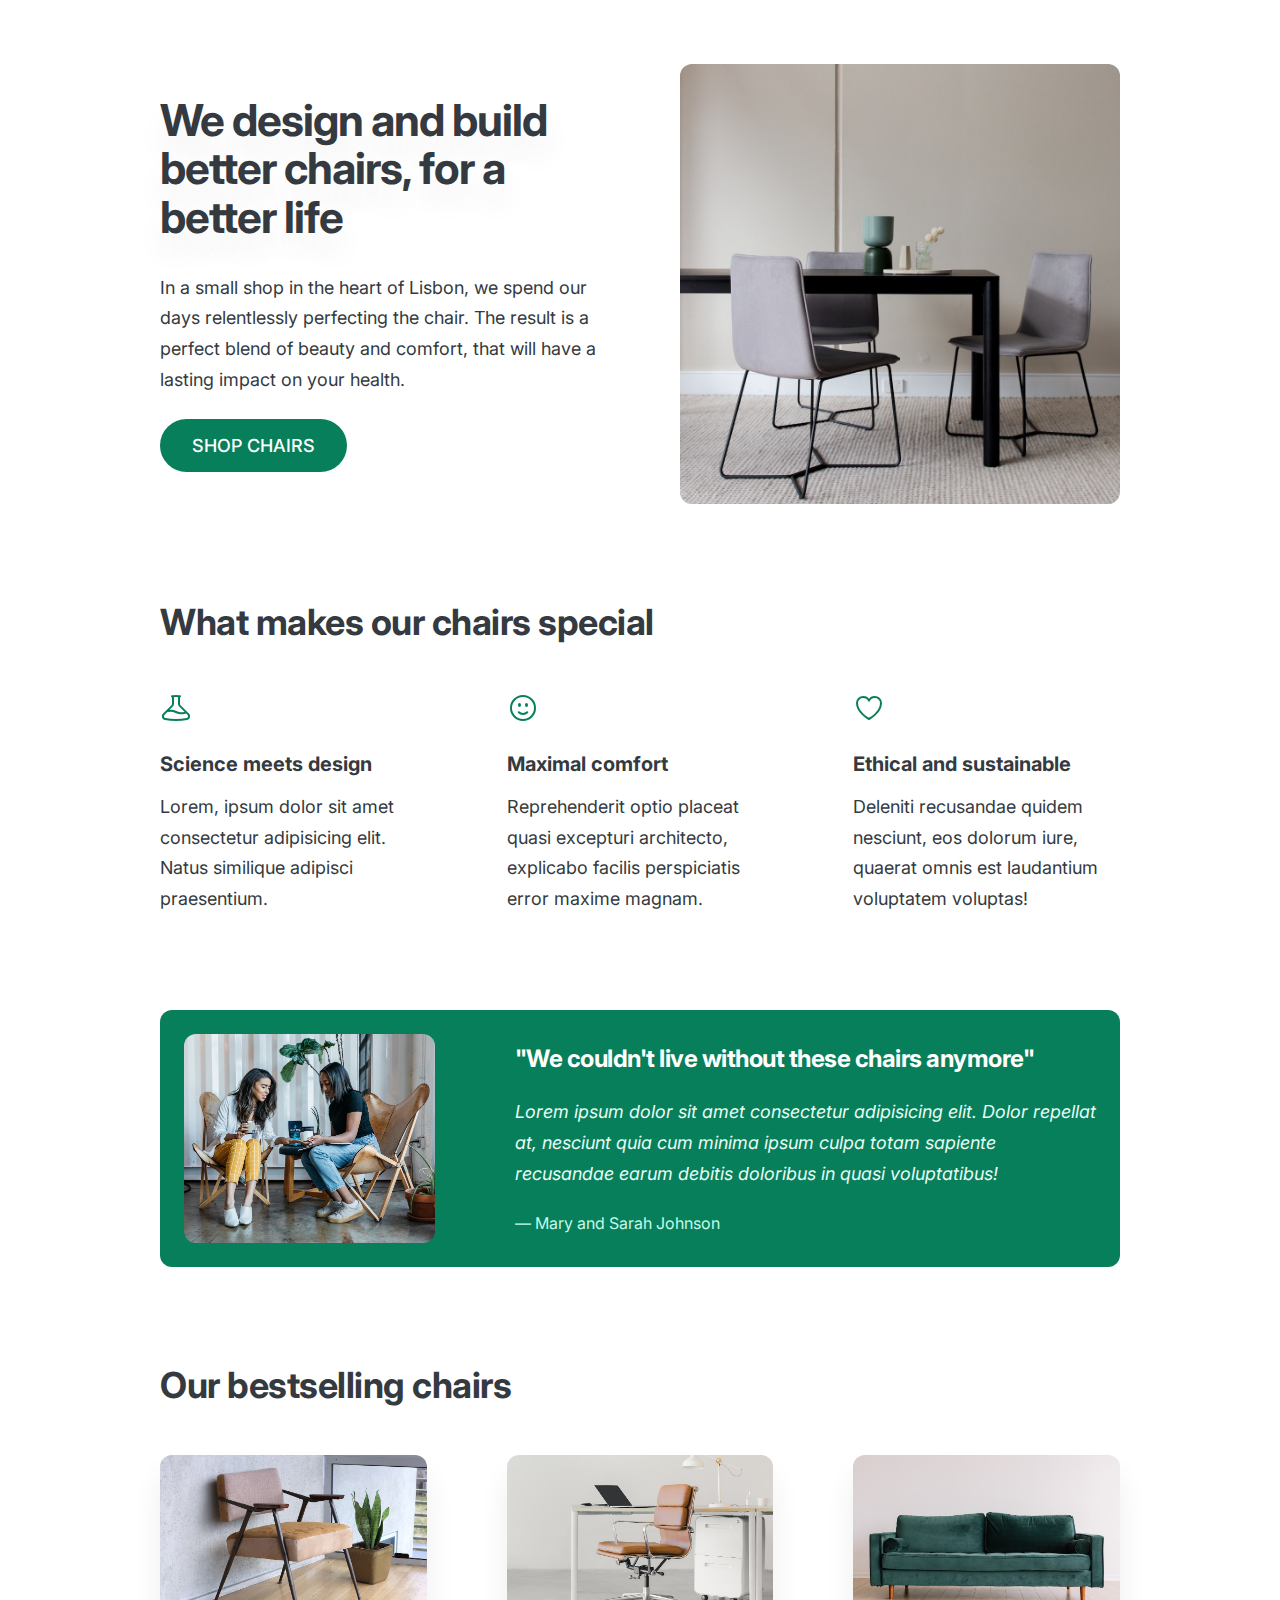
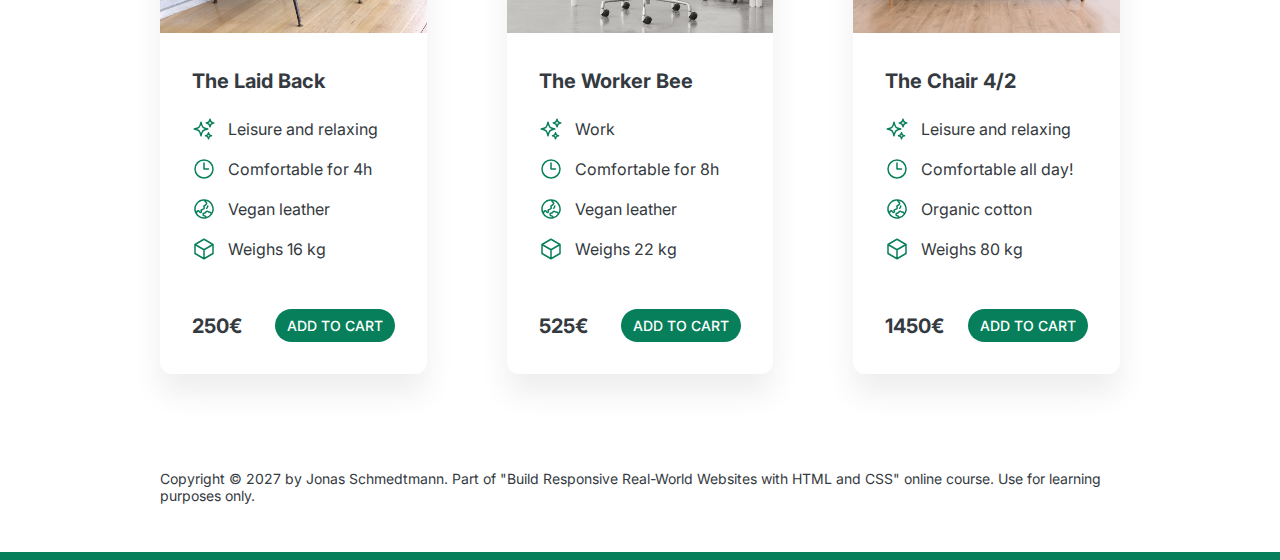
<file: 05.lisbon-Chair-Shop-Page/index.html>
<!DOCTYPE html>
<html lang="en">
  <head>
    <meta charset="UTF-8" />
    <meta http-equiv="X-UA-Compatible" content="IE=edge" />
    <meta name="viewport" content="width=device-width, initial-scale=1.0" />
    <link rel="preconnect" href="https://fonts.googleapis.com">
    <link rel="preconnect" href="https://fonts.gstatic.com" crossorigin>
    <link href="https://fonts.googleapis.com/css2?family=Inter:wght@100;200;300;400;500;600;700;800;900&display=swap" rel="stylesheet">
    <link rel="stylesheet" href="style.css" />
    <title>Lisbon Chair Shop</title>
  </head>
  <body>
    <div class="container">
      <header>
        <div class="header-text-box">
          <h1>We design and build better chairs, for a better life</h1>
          <p class="header-text">
            In a small shop in the heart of Lisbon, we spend our days
            relentlessly perfecting the chair. The result is a perfect blend of
            beauty and comfort, that will have a lasting impact on your health.
          </p>
          <a class="btn btn--big" href="#">Shop chairs</a>
        </div>
        <img src="hero.jpg" alt="Photo" />
      </header>

      <section>
        <h2>What makes our chairs special</h2>
        <div class="grid-3-cols">
          <div>
            <svg xmlns="http://www.w3.org/2000/svg" fill="none" viewBox="0 0 24 24" stroke-width="1.5" stroke="currentColor" class="features-icon">
              <path stroke-linecap="round" stroke-linejoin="round" d="M9.75 3.104v5.714a2.25 2.25 0 01-.659 1.591L5 14.5M9.75 3.104c-.251.023-.501.05-.75.082m.75-.082a24.301 24.301 0 014.5 0m0 0v5.714c0 .597.237 1.17.659 1.591L19.8 15.3M14.25 3.104c.251.023.501.05.75.082M19.8 15.3l-1.57.393A9.065 9.065 0 0112 15a9.065 9.065 0 00-6.23-.693L5 14.5m14.8.8l1.402 1.402c1.232 1.232.65 3.318-1.067 3.611A48.309 48.309 0 0112 21c-2.773 0-5.491-.235-8.135-.687-1.718-.293-2.3-2.379-1.067-3.61L5 14.5" />
            </svg>
             
            <p class="features-title"><strong>Science meets design</strong></p>
            <p class="features-text">
              Lorem, ipsum dolor sit amet consectetur adipisicing elit. Natus
              similique adipisci praesentium.
            </p>
          </div>

          <div>
            <svg xmlns="http://www.w3.org/2000/svg" fill="none" viewBox="0 0 24 24" stroke-width="1.5" stroke="currentColor" class="features-icon">
              <path stroke-linecap="round" stroke-linejoin="round" d="M15.182 15.182a4.5 4.5 0 01-6.364 0M21 12a9 9 0 11-18 0 9 9 0 0118 0zM9.75 9.75c0 .414-.168.75-.375.75S9 10.164 9 9.75 9.168 9 9.375 9s.375.336.375.75zm-.375 0h.008v.015h-.008V9.75zm5.625 0c0 .414-.168.75-.375.75s-.375-.336-.375-.75.168-.75.375-.75.375.336.375.75zm-.375 0h.008v.015h-.008V9.75z" />
            </svg>            
            <p class="features-title">
              <strong>Maximal comfort</strong>
            </p>
            <p class="features-text">
              Reprehenderit optio placeat quasi excepturi architecto, explicabo
              facilis perspiciatis error maxime magnam.
            </p>
          </div>

          <div>
            <svg xmlns="http://www.w3.org/2000/svg" fill="none" viewBox="0 0 24 24" stroke-width="1.5" stroke="currentColor" class="features-icon">
              <path stroke-linecap="round" stroke-linejoin="round" d="M21 8.25c0-2.485-2.099-4.5-4.688-4.5-1.935 0-3.597 1.126-4.312 2.733-.715-1.607-2.377-2.733-4.313-2.733C5.1 3.75 3 5.765 3 8.25c0 7.22 9 12 9 12s9-4.78 9-12z" />
            </svg>            
            <p class="features-title">
              <strong>Ethical and sustainable</strong>
            </p>
            <p class="features-text">
              Deleniti recusandae quidem nesciunt, eos dolorum iure, quaerat
              omnis est laudantium voluptatem voluptas!
            </p>
          </div>
        </div>
      </section>

      <section class="testimonial-section">
        <div class="grid-3-cols">
          <img src="customers.jpg" alt="People sitting on chairs" />
          <div class="testimonial-box">
            <h2>"We couldn't live without these chairs anymore"</h2>
            <blockquote class="testimonial-text">
              Lorem ipsum dolor sit amet consectetur adipisicing elit. Dolor
              repellat at, nesciunt quia cum minima ipsum culpa totam sapiente
              recusandae earum debitis doloribus in quasi voluptatibus!
            </blockquote>
            <p class="testimonial-author">&mdash; Mary and Sarah Johnson</p>
          </div>
        </div>
      </section>

      <section>
        <h2>Our bestselling chairs</h2>
        <div class="grid-3-cols">
          <figure class="chair">
            <img src="chair-1.jpg" alt="Chair" />
            <div class="chair-box">
              <h3>The Laid Back</h3>
              <ul class="chair-details">
                <li>
                  <svg xmlns="http://www.w3.org/2000/svg" fill="none" viewBox="0 0 24 24" stroke-width="1.5" stroke="currentColor" class="chair-icon">
                    <path stroke-linecap="round" stroke-linejoin="round" d="M9.813 15.904L9 18.75l-.813-2.846a4.5 4.5 0 00-3.09-3.09L2.25 12l2.846-.813a4.5 4.5 0 003.09-3.09L9 5.25l.813 2.846a4.5 4.5 0 003.09 3.09L15.75 12l-2.846.813a4.5 4.5 0 00-3.09 3.09zM18.259 8.715L18 9.75l-.259-1.035a3.375 3.375 0 00-2.455-2.456L14.25 6l1.036-.259a3.375 3.375 0 002.455-2.456L18 2.25l.259 1.035a3.375 3.375 0 002.456 2.456L21.75 6l-1.035.259a3.375 3.375 0 00-2.456 2.456zM16.894 20.567L16.5 21.75l-.394-1.183a2.25 2.25 0 00-1.423-1.423L13.5 18.75l1.183-.394a2.25 2.25 0 001.423-1.423l.394-1.183.394 1.183a2.25 2.25 0 001.423 1.423l1.183.394-1.183.394a2.25 2.25 0 00-1.423 1.423z" />
                  </svg>
                  
                  <!-- Span is a generic INLINE text element, it doesn't have any meaning. It's like a div element, but inline -->
                  <span>Leisure and relaxing</span>
                </li>
                <li>
                  <svg xmlns="http://www.w3.org/2000/svg" fill="none" viewBox="0 0 24 24" stroke-width="1.5" stroke="currentColor" class="chair-icon">
                    <path stroke-linecap="round" stroke-linejoin="round" d="M12 6v6h4.5m4.5 0a9 9 0 11-18 0 9 9 0 0118 0z" />
                  </svg>
                  
                  <span>Comfortable for 4h</span>
                </li>
                <li>
                  <svg xmlns="http://www.w3.org/2000/svg" fill="none" viewBox="0 0 24 24" stroke-width="1.5" stroke="currentColor" class="chair-icon">
                    <path stroke-linecap="round" stroke-linejoin="round" d="M12.75 3.03v.568c0 .334.148.65.405.864l1.068.89c.442.369.535 1.01.216 1.49l-.51.766a2.25 2.25 0 01-1.161.886l-.143.048a1.107 1.107 0 00-.57 1.664c.369.555.169 1.307-.427 1.605L9 13.125l.423 1.059a.956.956 0 01-1.652.928l-.679-.906a1.125 1.125 0 00-1.906.172L4.5 15.75l-.612.153M12.75 3.031a9 9 0 00-8.862 12.872M12.75 3.031a9 9 0 016.69 14.036m0 0l-.177-.529A2.25 2.25 0 0017.128 15H16.5l-.324-.324a1.453 1.453 0 00-2.328.377l-.036.073a1.586 1.586 0 01-.982.816l-.99.282c-.55.157-.894.702-.8 1.267l.073.438c.08.474.49.821.97.821.846 0 1.598.542 1.865 1.345l.215.643m5.276-3.67a9.012 9.012 0 01-5.276 3.67m0 0a9 9 0 01-10.275-4.835M15.75 9c0 .896-.393 1.7-1.016 2.25" />
                  </svg>
                  
                  <span>Vegan leather</span>
                </li>
                <li>
                  <svg xmlns="http://www.w3.org/2000/svg" fill="none" viewBox="0 0 24 24" stroke-width="1.5" stroke="currentColor" class="chair-icon">
                    <path stroke-linecap="round" stroke-linejoin="round" d="M21 7.5l-9-5.25L3 7.5m18 0l-9 5.25m9-5.25v9l-9 5.25M3 7.5l9 5.25M3 7.5v9l9 5.25m0-9v9" />
                  </svg>
                  
                  <span>Weighs 16 kg</span>
                </li>
              </ul>
              <div class="chair-price">
                <strong>250€</strong>
                <a href="#" class="btn btn--small">Add to cart</a>
              </div>
            </div>
          </figure>

          <figure class="chair">
            <img src="chair-2.jpg" alt="Chair" />
            <div class="chair-box">
              <h3>The Worker Bee</h3>
              <ul class="chair-details">
                <li>
                    <svg xmlns="http://www.w3.org/2000/svg" fill="none" viewBox="0 0 24 24" stroke-width="1.5" stroke="currentColor" class="chair-icon">
                    <path stroke-linecap="round" stroke-linejoin="round" d="M9.813 15.904L9 18.75l-.813-2.846a4.5 4.5 0 00-3.09-3.09L2.25 12l2.846-.813a4.5 4.5 0 003.09-3.09L9 5.25l.813 2.846a4.5 4.5 0 003.09 3.09L15.75 12l-2.846.813a4.5 4.5 0 00-3.09 3.09zM18.259 8.715L18 9.75l-.259-1.035a3.375 3.375 0 00-2.455-2.456L14.25 6l1.036-.259a3.375 3.375 0 002.455-2.456L18 2.25l.259 1.035a3.375 3.375 0 002.456 2.456L21.75 6l-1.035.259a3.375 3.375 0 00-2.456 2.456zM16.894 20.567L16.5 21.75l-.394-1.183a2.25 2.25 0 00-1.423-1.423L13.5 18.75l1.183-.394a2.25 2.25 0 001.423-1.423l.394-1.183.394 1.183a2.25 2.25 0 001.423 1.423l1.183.394-1.183.394a2.25 2.25 0 00-1.423 1.423z" />
                  </svg>
                  <span>Work</span>
                </li>
                <li>
                  <svg xmlns="http://www.w3.org/2000/svg" fill="none" viewBox="0 0 24 24" stroke-width="1.5" stroke="currentColor" class="chair-icon">
                    <path stroke-linecap="round" stroke-linejoin="round" d="M12 6v6h4.5m4.5 0a9 9 0 11-18 0 9 9 0 0118 0z" />
                  </svg>
                  <span>Comfortable for 8h</span>
                </li>
                <li>
                  <svg xmlns="http://www.w3.org/2000/svg" fill="none" viewBox="0 0 24 24" stroke-width="1.5" stroke="currentColor" class="chair-icon">
                    <path stroke-linecap="round" stroke-linejoin="round" d="M12.75 3.03v.568c0 .334.148.65.405.864l1.068.89c.442.369.535 1.01.216 1.49l-.51.766a2.25 2.25 0 01-1.161.886l-.143.048a1.107 1.107 0 00-.57 1.664c.369.555.169 1.307-.427 1.605L9 13.125l.423 1.059a.956.956 0 01-1.652.928l-.679-.906a1.125 1.125 0 00-1.906.172L4.5 15.75l-.612.153M12.75 3.031a9 9 0 00-8.862 12.872M12.75 3.031a9 9 0 016.69 14.036m0 0l-.177-.529A2.25 2.25 0 0017.128 15H16.5l-.324-.324a1.453 1.453 0 00-2.328.377l-.036.073a1.586 1.586 0 01-.982.816l-.99.282c-.55.157-.894.702-.8 1.267l.073.438c.08.474.49.821.97.821.846 0 1.598.542 1.865 1.345l.215.643m5.276-3.67a9.012 9.012 0 01-5.276 3.67m0 0a9 9 0 01-10.275-4.835M15.75 9c0 .896-.393 1.7-1.016 2.25" />
                  </svg>
                  <span>Vegan leather</span>
                </li>
                <li>
                  <svg xmlns="http://www.w3.org/2000/svg" fill="none" viewBox="0 0 24 24" stroke-width="1.5" stroke="currentColor" class="chair-icon">
                    <path stroke-linecap="round" stroke-linejoin="round" d="M21 7.5l-9-5.25L3 7.5m18 0l-9 5.25m9-5.25v9l-9 5.25M3 7.5l9 5.25M3 7.5v9l9 5.25m0-9v9" />
                  </svg>
                  <span>Weighs 22 kg</span>
                </li>
              </ul>
              <div class="chair-price">
                <strong>525€</strong>
                <a href="#" class="btn btn--small">Add to cart</a>
              </div>
            </div>
          </figure>

          <figure class="chair">
            <img src="chair-3.jpg" alt="Chair" />
            <div class="chair-box">
              <h3>The Chair 4/2</h3>
              <ul class="chair-details">
                <li>
                    <svg xmlns="http://www.w3.org/2000/svg" fill="none" viewBox="0 0 24 24" stroke-width="1.5" stroke="currentColor" class="chair-icon">
                    <path stroke-linecap="round" stroke-linejoin="round" d="M9.813 15.904L9 18.75l-.813-2.846a4.5 4.5 0 00-3.09-3.09L2.25 12l2.846-.813a4.5 4.5 0 003.09-3.09L9 5.25l.813 2.846a4.5 4.5 0 003.09 3.09L15.75 12l-2.846.813a4.5 4.5 0 00-3.09 3.09zM18.259 8.715L18 9.75l-.259-1.035a3.375 3.375 0 00-2.455-2.456L14.25 6l1.036-.259a3.375 3.375 0 002.455-2.456L18 2.25l.259 1.035a3.375 3.375 0 002.456 2.456L21.75 6l-1.035.259a3.375 3.375 0 00-2.456 2.456zM16.894 20.567L16.5 21.75l-.394-1.183a2.25 2.25 0 00-1.423-1.423L13.5 18.75l1.183-.394a2.25 2.25 0 001.423-1.423l.394-1.183.394 1.183a2.25 2.25 0 001.423 1.423l1.183.394-1.183.394a2.25 2.25 0 00-1.423 1.423z" />
                  </svg>
                  <span>Leisure and relaxing</span>
                </li>
                <li>
                    <svg xmlns="http://www.w3.org/2000/svg" fill="none" viewBox="0 0 24 24" stroke-width="1.5" stroke="currentColor" class="chair-icon">
                    <path stroke-linecap="round" stroke-linejoin="round" d="M12 6v6h4.5m4.5 0a9 9 0 11-18 0 9 9 0 0118 0z" />
                  </svg>
                  <span>Comfortable all day!</span>
                </li>
                <li>
                    <svg xmlns="http://www.w3.org/2000/svg" fill="none" viewBox="0 0 24 24" stroke-width="1.5" stroke="currentColor" class="chair-icon">
                    <path stroke-linecap="round" stroke-linejoin="round" d="M12.75 3.03v.568c0 .334.148.65.405.864l1.068.89c.442.369.535 1.01.216 1.49l-.51.766a2.25 2.25 0 01-1.161.886l-.143.048a1.107 1.107 0 00-.57 1.664c.369.555.169 1.307-.427 1.605L9 13.125l.423 1.059a.956.956 0 01-1.652.928l-.679-.906a1.125 1.125 0 00-1.906.172L4.5 15.75l-.612.153M12.75 3.031a9 9 0 00-8.862 12.872M12.75 3.031a9 9 0 016.69 14.036m0 0l-.177-.529A2.25 2.25 0 0017.128 15H16.5l-.324-.324a1.453 1.453 0 00-2.328.377l-.036.073a1.586 1.586 0 01-.982.816l-.99.282c-.55.157-.894.702-.8 1.267l.073.438c.08.474.49.821.97.821.846 0 1.598.542 1.865 1.345l.215.643m5.276-3.67a9.012 9.012 0 01-5.276 3.67m0 0a9 9 0 01-10.275-4.835M15.75 9c0 .896-.393 1.7-1.016 2.25" />
                  </svg>
                  <span>Organic cotton</span>
                </li>
                <li>
                  <svg xmlns="http://www.w3.org/2000/svg" fill="none" viewBox="0 0 24 24" stroke-width="1.5" stroke="currentColor" class="chair-icon">
                    <path stroke-linecap="round" stroke-linejoin="round" d="M21 7.5l-9-5.25L3 7.5m18 0l-9 5.25m9-5.25v9l-9 5.25M3 7.5l9 5.25M3 7.5v9l9 5.25m0-9v9" />
                  </svg>
                  <span>Weighs 80 kg</span>
                </li>
              </ul>
              <div class="chair-price">
                <strong>1450€</strong>
                <a href="#" class="btn btn--small">Add to cart</a>
              </div>
            </div>
          </figure>
        </div>
      </section>

      <footer>
        Copyright &copy; 2027 by Jonas Schmedtmann. Part of "Build Responsive
        Real-World Websites with HTML and CSS" online course. Use for learning
        purposes only.
      </footer>
    </div>
  </body>
</html>
</file>
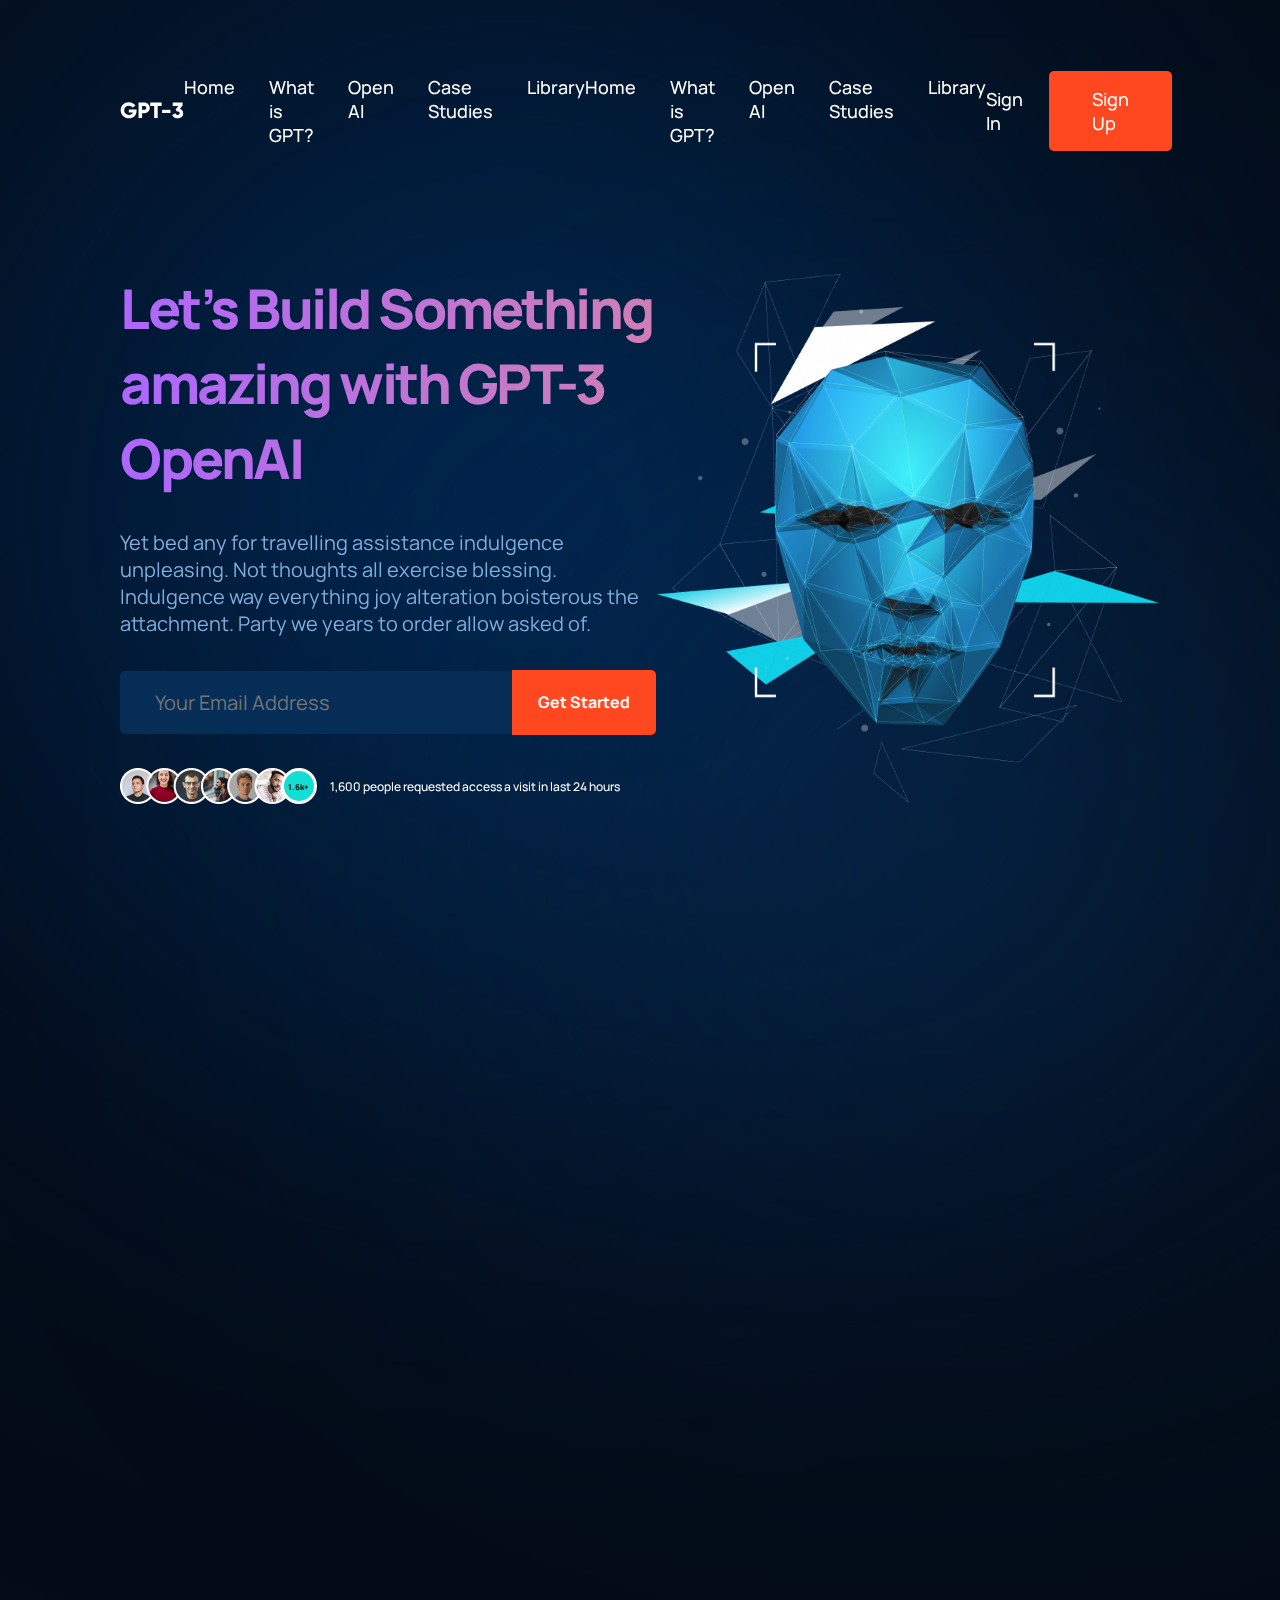
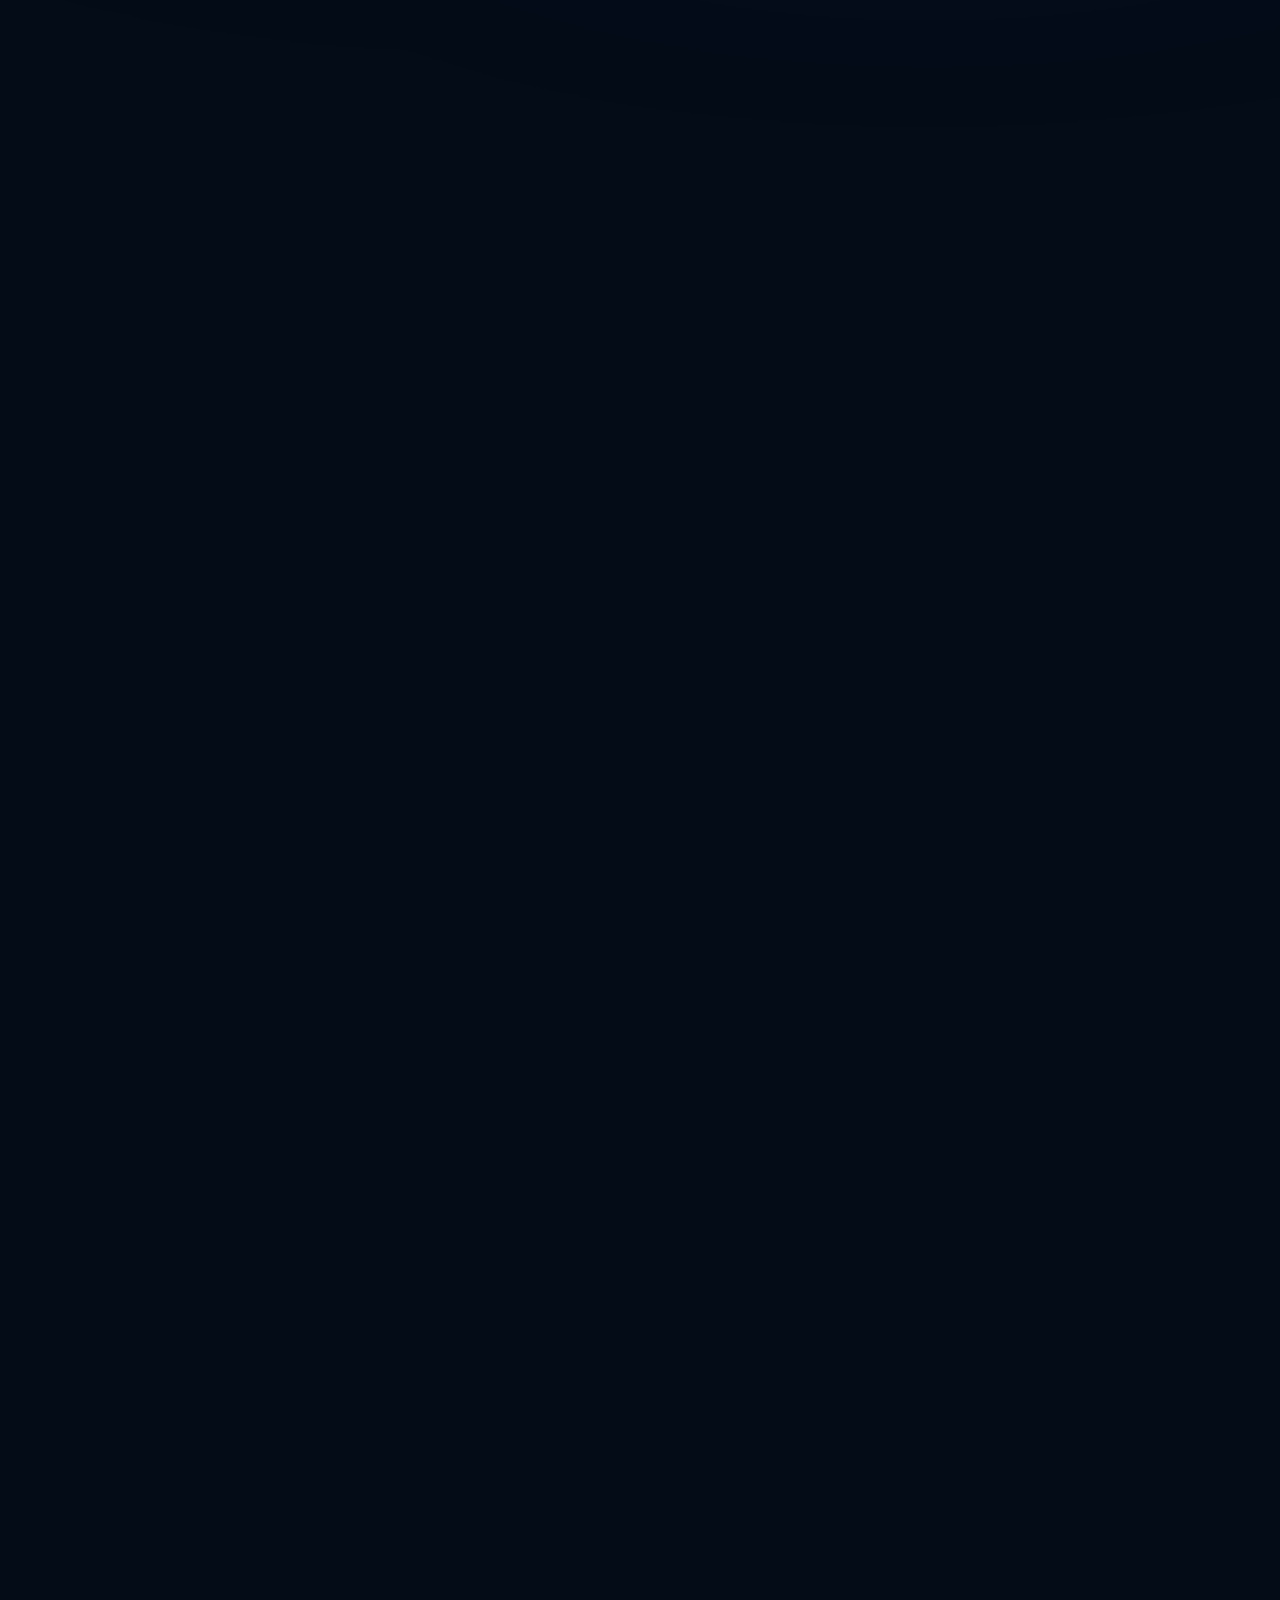
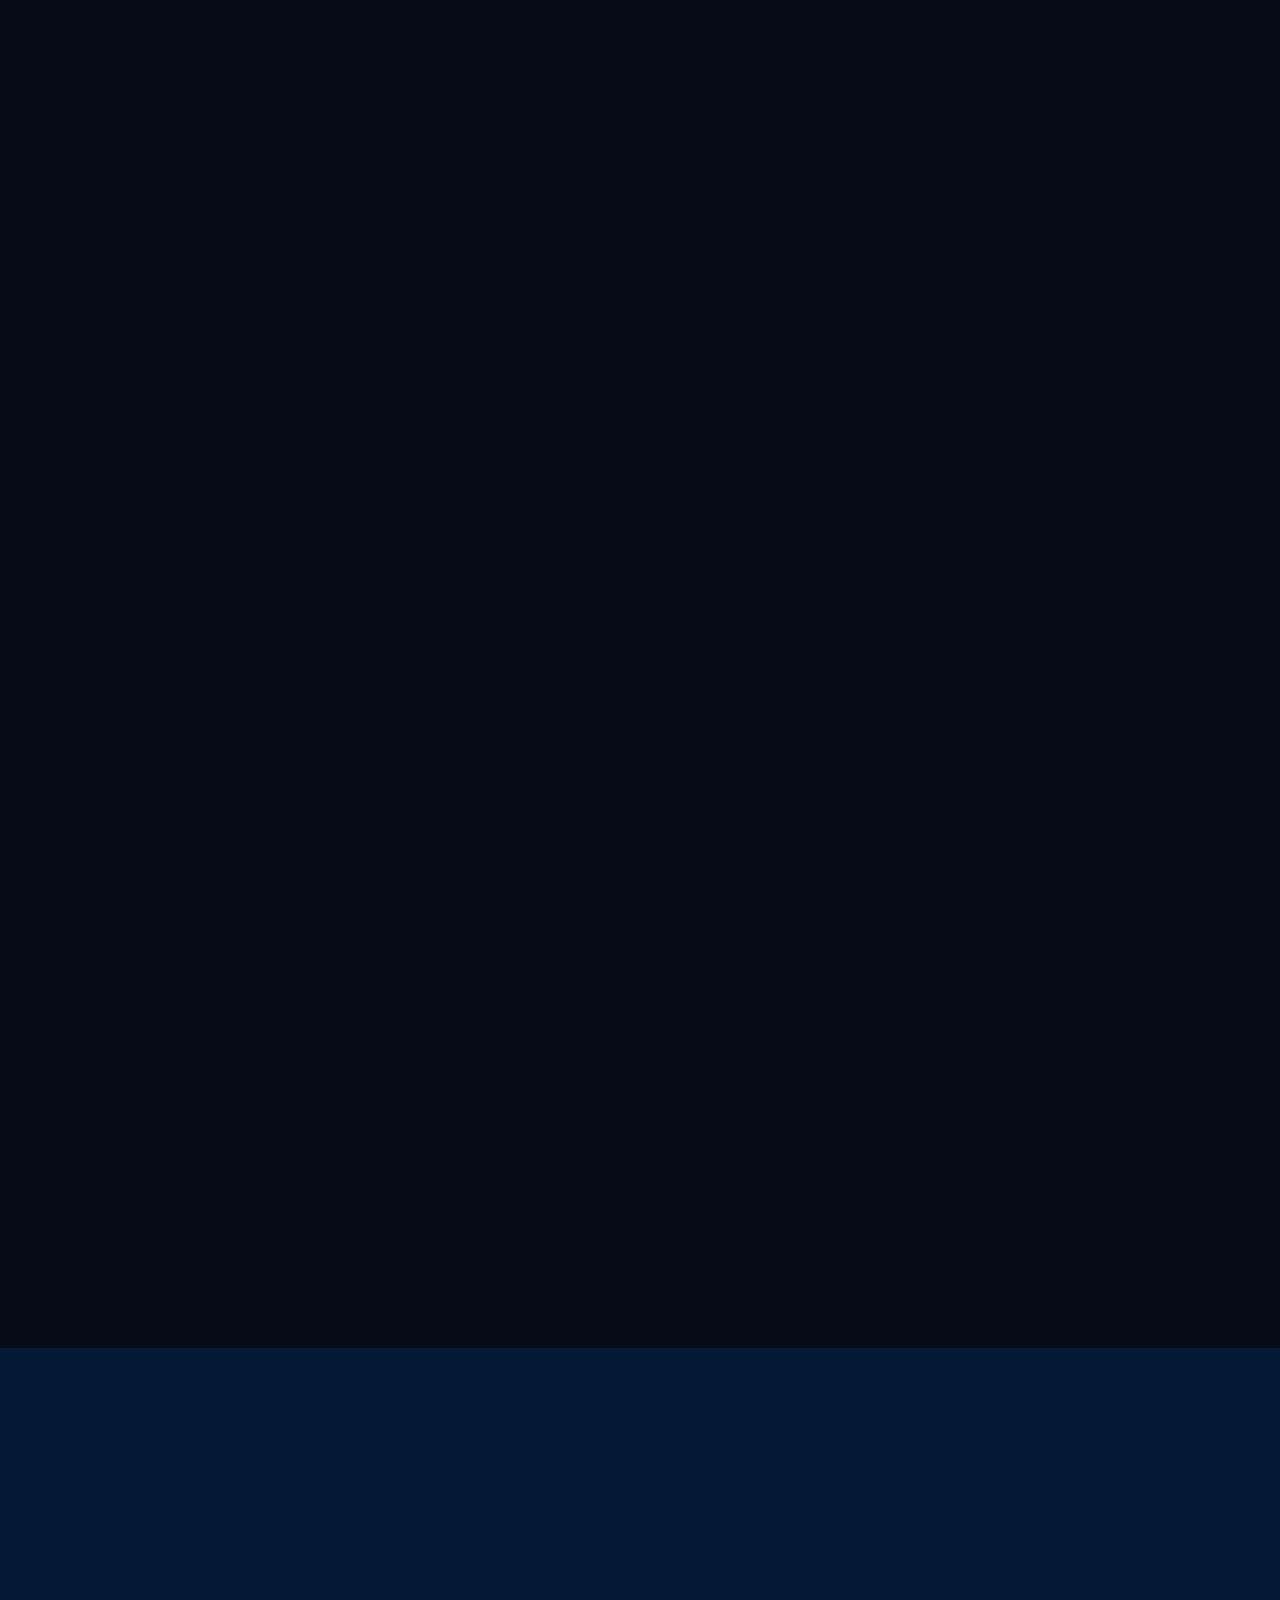
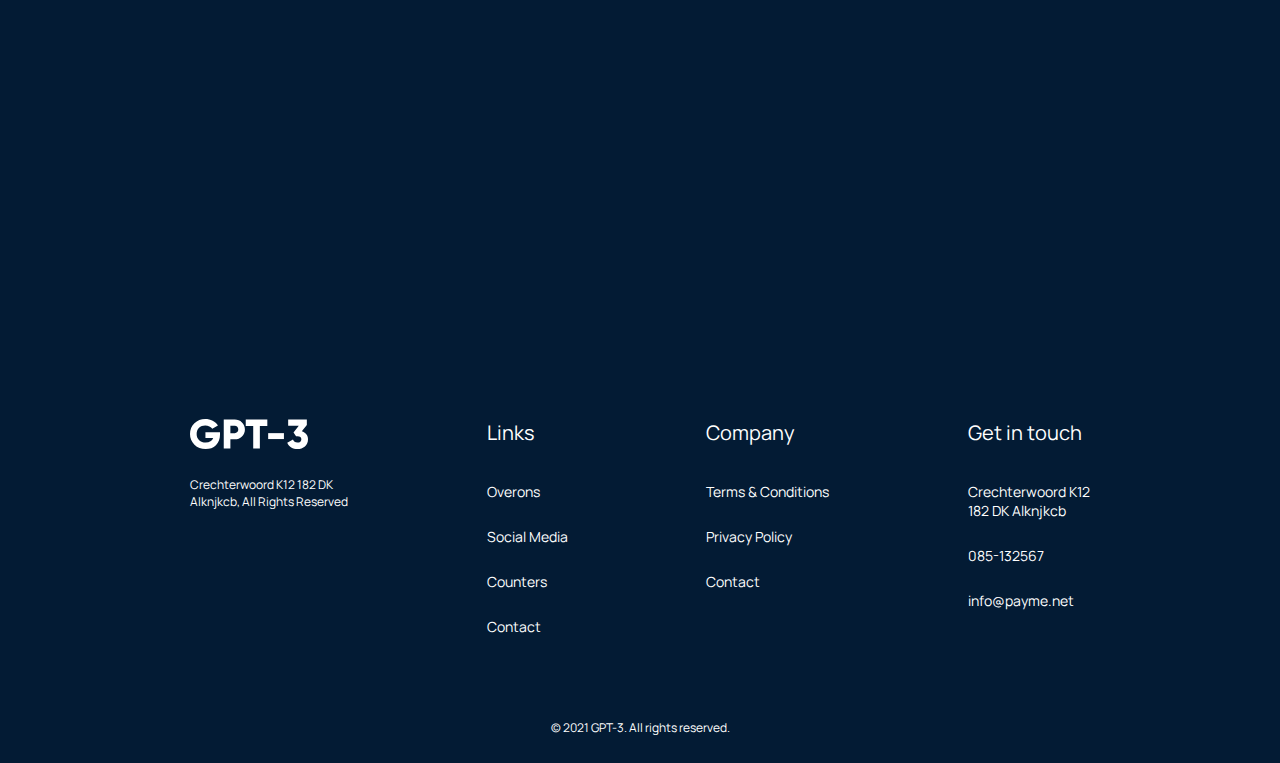
<file: 10.gpt3-landing-page/index.html>
<!DOCTYPE html>
<html lang="en">
<head>
    <meta charset="UTF-8">
    <meta name="viewport" content="width=device-width, initial-scale=1.0">
    <title>GPT-3 Landing Page</title>
    <link rel="stylesheet" href="style.css">
    <link rel="stylesheet" href="https://unpkg.com/aos@next/dist/aos.css" />
    <link rel="stylesheet" href="responsive.css">
</head>
<body>
    <header>
        <nav>
            <div class="header">
                <div class="logo">
                    <a href="#"><svg xmlns="http://www.w3.org/2000/svg" width="64" height="17" viewBox="0 0 64 17" fill="none">
                        <path d="M16.566 7.41999V8.73999C16.566 11.0427 15.8474 12.8833 14.41 14.262C12.9874 15.626 11.176 16.308 8.97603 16.308C6.58537 16.308 4.59803 15.538 3.01403 13.998C1.4447 12.458 0.660034 10.566 0.660034 8.32199C0.660034 6.07799 1.43737 4.17866 2.99203 2.62399C4.56137 1.06933 6.47537 0.291992 8.73403 0.291992C10.1714 0.291992 11.484 0.614659 12.672 1.25999C13.8747 1.90533 14.806 2.75599 15.466 3.81199L12.474 5.52799C12.1367 4.99999 11.6307 4.56733 10.956 4.22999C10.296 3.89266 9.54803 3.72399 8.71204 3.72399C7.4067 3.72399 6.32137 4.15666 5.45603 5.02199C4.60537 5.88733 4.18003 6.99466 4.18003 8.34399C4.18003 9.67866 4.62003 10.7713 5.50003 11.622C6.38003 12.458 7.55337 12.876 9.02003 12.876C11.0587 12.876 12.3714 12.084 12.958 10.5H8.84403V7.41999H16.566Z" fill="white"/>
                        <path d="M24.3805 0.599992C25.8912 0.599992 27.1672 1.11333 28.2085 2.13999C29.2498 3.16666 29.7705 4.41333 29.7705 5.87999C29.7705 7.34666 29.2498 8.59333 28.2085 9.61999C27.1672 10.6467 25.8912 11.16 24.3805 11.16H22.0705V16H18.5505V0.599992H24.3805ZM24.3805 7.85999C24.9232 7.85999 25.3705 7.66933 25.7225 7.28799C26.0745 6.90666 26.2505 6.43733 26.2505 5.87999C26.2505 5.32266 26.0745 4.85333 25.7225 4.47199C25.3705 4.09066 24.9232 3.89999 24.3805 3.89999H22.0705V7.85999H24.3805Z" fill="white"/>
                        <path d="M41.6522 0.599992V3.98799H37.6922V16H34.1722V3.98799H30.2122V0.599992H41.6522Z" fill="white"/>
                        <path d="M42.0974 11.006V7.83799H50.4574V11.006H42.0974Z" fill="white"/>
                        <path d="M59.9394 6.84799C60.922 7.18533 61.714 7.73533 62.3154 8.49799C62.9167 9.24599 63.2174 10.1333 63.2174 11.16C63.2174 12.7733 62.6747 14.0347 61.5894 14.944C60.504 15.8533 59.1767 16.308 57.6074 16.308C56.39 16.308 55.2974 16.0293 54.3294 15.472C53.376 14.9147 52.672 14.0933 52.2174 13.008L55.2534 11.248C55.6347 12.3333 56.4194 12.876 57.6074 12.876C58.2967 12.876 58.8174 12.7147 59.1694 12.392C59.5214 12.0693 59.6974 11.6587 59.6974 11.16C59.6974 10.6613 59.5214 10.2507 59.1694 9.92799C58.8174 9.60533 58.2967 9.44399 57.6074 9.44399H56.8814L55.5394 7.44199L58.3334 3.89999H52.7014V0.599992H62.6014V3.45999L59.9394 6.84799Z" fill="white"/>
                      </svg></a>
                </div>
                <p class="menu-toggle-btn">MENU</p>
                <div class="mobile-nav">
                    <ul class="header-nav">
                        <li><a href="#">Home</a></li>
                        <li><a href="#what-is-gpt3">What is GPT?</a></li>
                        <li><a href="#open-ai">Open AI</a></li>
                        <li><a href="#case-studies">Case Studies</a></li>
                        <li><a href="#">Library</a></li>
                    </ul>
                </div>
                <div class="header-navigation">
                    <ul class="header-nav">
                        <li><a href="#">Home</a></li>
                        <li><a href="#what-is-gpt3">What is GPT?</a></li>
                        <li><a href="#open-ai">Open AI</a></li>
                        <li><a href="#case-studies">Case Studies</a></li>
                        <li><a href="#">Library</a></li>
                    </ul>
                </div>
                <div class="user-buttons">
                    <a class="signIn-btn" href="#">Sign In</a>
                    <a class="signUp-btn" href="#">Sign Up</a>
                </div>
            </div>
        </nav>

        <div class="header-content">
            <div class="header-columns">
                <div class="header-left-content">
                    <h2 data-aos="fade-right">Let’s Build Something amazing with GPT-3 OpenAI</h2>
                    <p class="header-description" data-aos="fade-right">Yet bed any for travelling assistance indulgence unpleasing. Not thoughts all exercise blessing. Indulgence way everything joy alteration boisterous the attachment. Party we years to order allow asked of.</p>
                    <div data-aos="fade-right" class="header-subscribe-form">
                        <form action="#">
                            <input type="email" name="#" id="#" placeholder="Your Email Address">
                            <button class="subscribe-btn" type="submit">Get Started</button>
                        </form>
                    </div>
                    <div data-aos="fade-right" class="header-group-users">
                        <img src="img/user-1.png" alt="User Photo">
                        <img class="user-photo-position" src="img/user-2.png" alt="User Photo">
                        <img class="user-photo-position" src="img/user-3.png" alt="User Photo">
                        <img class="user-photo-position"src="img/user-4.png" alt="User Photo">
                        <img class="user-photo-position"src="img/user-5.png" alt="User Photo">
                        <img class="user-photo-position" src="img/user-6.png" alt="User Photo">
                        <p class="users-num">1.6k+</p>
                        <p class="users-description">1,600 people requested access a visit in last 24 hours</p>
                    </div>
                </div>
                <img data-aos="fade-left" class="header-right-image" src="img/illustration.png" alt="Header Illustration">
            </div>
        </div>

        <section class="companies-logos">
            <div class="logos">
                <img data-aos="fade-down-right" src="img/google.png" alt="Company Logo">
                <img data-aos="flip-left" src="img/slack.png" alt="Company Logo">
                <img data-aos="fade-up" src="img/atlassian.png" alt="Company Logo">
                <img data-aos="flip-right" src="img/dropbox.png" alt="Company Logo">
                <img data-aos="fade-down-left" src="img/shopify.png" alt="Company Logo">
            </div>
        </section>
    </header>
    
    <section data-aos="fade-up" class="chatGpt-info">
        <div class="chatGpt-info-box">
            <div class="info-box-header">
                <div class="info-box-heading">
                    <h3 data-aos="fade-right" id="what-is-gpt3">What is GPT-3</h3>
                </div>
                <div data-aos="fade-left" class="info-box-description">
                    <p>We so opinion friends me message as delight. Whole front do of plate heard oh ought. His defective nor convinced residence own. Connection has put impossible own apartments boisterous. At jointure ladyship an insisted so humanity he. Friendly bachelor entrance to on by.</p>
                </div>
            </div>

            <div class="info-heading-box">
                <h2 data-aos="fade-up">The possibilities are beyond your imagination</h2>
                <p data-aos="fade-up">Explore The Library</p>
            </div>

            <div class="info-box-cols">
                <div data-aos="fade-down" class="col">
                    <div class="info-box-heading">
                        <h3>Chatbots</h3>
                    </div>
                    <p>We so opinion friends me message as delight. Whole front do of plate heard oh ought. </p>
                </div>

                <div data-aos="fade-up" class="col">
                    <div class="info-box-heading">
                        <h3>Knowledgebase</h3>
                    </div>
                    <p>At jointure ladyship an insisted so humanity he. Friendly bachelor entrance to on by. As put impossible own apartments b</p>
                </div>

                <div data-aos="fade-down" class="col">
                    <div class="info-box-heading">
                        <h3>Education</h3>
                    </div>
                    <p>At jointure ladyship an insisted so humanity he. Friendly bachelor entrance to on by. As put impossible own apartments b</p>
                </div>
                
            </div>
        </div>
    </section>
    <section class="options-section" id="open-ai">
        <div class="options">
            <div data-aos="fade-right" class="option-left-col">
                <h2>The Future is Now and You Just Need To Realize It. Step into Future Today & Make it Happen.</h2>
                <p><a href="#">Request Early Access to Get Started</a></p>
            </div>
            <div class="option-right-col">
                <div class="right-col-1">
                    <div data-aos="fade-up" class="info-box-heading">
                        <h3 class="option-heading">Improving end distrusts instantly </h3>
                    </div>
                    <div data-aos="fade-down" class="info-box-heading">
                        <h3 class="option-heading">Become the tended active</h3>
                    </div>
                    <div data-aos="fade-up" class="info-box-heading">
                        <h3 class="option-heading">Message or am nothing</h3>
                    </div>
                    <div data-aos="fade-down" class="info-box-heading">
                        <h3 class="option-heading">Really boy law county</h3>
                    </div>
                </div>

                <div class="right-col-2">
                    <p data-aos="fade-down">From they fine john he give of rich he. They age and draw mrs like. Improving end distrusts may instantly was household applauded.</p>
                    <p data-aos="fade-up">Considered sympathize ten uncommonly occasional assistance sufficient not. Letter of on become he tended active enable to.</p>
                    <p data-aos="fade-down">Led ask possible mistress relation elegance eat likewise debating. By message or am nothing amongst chiefly address.</p>
                    <p data-aos="fade-up">Really boy law county she unable her sister. Feet you off its like like six. Among sex are leave law built now. In built table in an rapid blush.</p>
                </div>
            </div>
        </div>
    </section>

    <section class="my-apps-section" id="case-studies">
        <div class="my-apps">
            <div data-aos="fade-right" class="my-apps-left-col">
                <img src="img/featured-image.png" alt="Featured image">
            </div>
            <div data-aos="fade-left" class="my-apps-right-col">
                <p class="my-apps-top-link"><a href="#">Request Early Access to Get Started</a></p>
                <h3>The possibilities are <br> beyond your imagination</h3>
                <p class="my-apps-paragraph">Yet bed any for travelling assistance indulgence unpleasing. Not thoughts all exercise blessing. Indulgence way everything joy alteration boisterous the attachment. Party we years to order allow asked of.</p>
                <p class="my-apps-bottom-link"><a href="#">Request Early Access to Get Started</a></p>
            </div>
        </div>
    </section>
    <section data-aos="fade-up" class="cta-section">
        <div class="cta">
            <div class="cta-text">
                <p><a class="cta-link" href="#">Request Early Access to Get Started</a></p>
                <h3>Register today & start exploring the endless possiblities.</h3>
            </div>
            <div class="cta-btn">
                <a class="cta-button" href="#">Get Started</a>
            </div>
        </div>
    </section>

    <section class="blogging-section">
        <div class="blogging-container">
            <h2 data-aos="fade-down" class="blogger-container-heading">A lot is happening, <br> We are blogging about it.</h2>

            <div class="blog-container-content">
                <div data-aos="flip-up" class="blog-left-col">
                    <img src="img/gpt-3-blog-post-img.png" alt="GPT-3 Post Image">
                    <div class="blog-left-post-content">
                        <div class="post-header">
                            <p>Sep 26, 2021</p>
                            <h3>GPT-3 and Open  AI is the <br> future. Let us exlore how it is?</h3>
                        </div>
                        <a class="read-more-btn" href="#">Read Full Article</a>
                    </div>
                </div>

                <div class="blog-right-col">
                    <div data-aos="flip-left" class="post">
                        <img src="img/post-img-1.png" alt="Post Image">
                        <div class="blog-right-post-content">
                            <div class="post-header-small">
                                <p>Sep 26, 2021</p>
                                <h3>GPT-3 and Open  AI is the <br> future. Let us exlore how it is?</h3>
                            </div>
                            <a class="read-more-btn-small" href="#">Read Full Article</a>
                        </div>
                    </div>

                    <div data-aos="flip-right" class="post">
                        <img src="img/post-img-2.png" alt="Post Image">
                        <div class="blog-right-post-content">
                            <div class="post-header-small">
                                <p>Sep 26, 2021</p>
                                <h3>GPT-3 and Open  AI is the <br> future. Let us exlore how it is?</h3>
                            </div>
                            <a class="read-more-btn-small" href="#">Read Full Article</a>
                        </div>
                    </div>

                    <div data-aos="flip-right" class="post">
                        <img src="img/post-img-3.png" alt="Post Image">
                        <div class="blog-right-post-content">
                            <div class="post-header-small">
                                <p>Sep 26, 2021</p>
                                <h3>GPT-3 and Open  AI is the <br> future. Let us exlore how it is?</h3>
                            </div>
                            <a class="read-more-btn-small" href="#">Read Full Article</a>
                        </div>
                    </div>

                    <div data-aos="flip-left" class="post">
                        <img src="img/post-img-4.png" alt="Post Image">
                        <div class="blog-right-post-content">
                            <div class="post-header-small">
                                <p>Sep 26, 2021</p>
                                <h3>GPT-3 and Open  AI is the <br> future. Let us exlore how it is?</h3>
                            </div>
                            <a class="read-more-btn-small" href="#">Read Full Article</a>
                        </div>
                    </div>
                    
                </div>
            </div>
        </div>
    </section>

    <footer>
        <div data-aos="fade-down" class="footer">
            <div class="footer-heading">
                <h2>Do you want to step in to the future before others</h2>
            </div>
            <div class="footer-btn">
                <a href="#">Request Early Access</a>
            </div>
        </div>

        <div class="footer-content">
            <div class="footer-col col-1">
                <div class="gpt-footer-logo">
                    <svg xmlns="http://www.w3.org/2000/svg" width="118" height="30" viewBox="0 0 118 30" fill="none">
                        <path d="M30.003 13.3516V15.8242C30.003 20.1374 28.6474 23.5852 25.9362 26.1676C23.2527 28.7225 19.836 30 15.6862 30C11.1768 30 7.42813 28.5577 4.44028 25.6731C1.48009 22.7885 0 19.2445 0 15.0412C0 10.8379 1.46626 7.28022 4.39878 4.36813C7.35897 1.45604 10.9693 0 15.2297 0C17.9409 0 20.417 0.604396 22.6579 1.81319C24.9264 3.02198 26.6832 4.61538 27.9281 6.59341L22.2844 9.80769C21.6481 8.81868 20.6936 8.00824 19.421 7.37637C18.1761 6.74451 16.7652 6.42857 15.1882 6.42857C12.726 6.42857 10.6788 7.23901 9.04655 8.85989C7.44196 10.4808 6.63967 12.5549 6.63967 15.0824C6.63967 17.5824 7.46963 19.6291 9.12954 21.2225C10.7895 22.7885 13.0027 23.5714 15.7692 23.5714C19.6147 23.5714 22.0907 22.0879 23.1973 19.1209H15.4372V13.3516H30.003Z" fill="white"/>
                        <path d="M44.7432 0.576923C47.5927 0.576923 49.9996 1.53846 51.9638 3.46154C53.9281 5.38462 54.9102 7.71978 54.9102 10.467C54.9102 13.2143 53.9281 15.5495 51.9638 17.4725C49.9996 19.3956 47.5927 20.3571 44.7432 20.3571H40.3859V29.4231H33.7462V0.576923H44.7432ZM44.7432 14.1758C45.7668 14.1758 46.6106 13.8187 47.2746 13.1044C47.9385 12.3901 48.2705 11.511 48.2705 10.467C48.2705 9.42308 47.9385 8.54396 47.2746 7.82967C46.6106 7.11539 45.7668 6.75824 44.7432 6.75824H40.3859V14.1758H44.7432Z" fill="white"/>
                        <path d="M77.3223 0.576923V6.92308H69.8527V29.4231H63.213V6.92308H55.7434V0.576923H77.3223Z" fill="white"/>
                        <path d="M78.162 20.0687V14.1346H93.9312V20.0687H78.162Z" fill="white"/>
                        <path d="M111.817 12.2802C113.67 12.9121 115.164 13.9423 116.299 15.3709C117.433 16.772 118 18.4341 118 20.3571C118 23.3791 116.976 25.7418 114.929 27.4451C112.882 29.1484 110.378 30 107.418 30C105.122 30 103.061 29.478 101.235 28.4341C99.4366 27.3901 98.1087 25.8516 97.251 23.8187L102.978 20.522C103.697 22.5549 105.177 23.5714 107.418 23.5714C108.718 23.5714 109.7 23.2692 110.364 22.6648C111.028 22.0604 111.36 21.2912 111.36 20.3571C111.36 19.4231 111.028 18.6538 110.364 18.0494C109.7 17.4451 108.718 17.1429 107.418 17.1429H106.049L103.517 13.3929L108.787 6.75824H98.164V0.576923H116.838V5.93406L111.817 12.2802Z" fill="white"/>
                      </svg>
                </div>
                <p class="footer-address">Crechterwoord K12 182 DK <br> Alknjkcb, All Rights Reserved</p>
            </div>
            <div class="footer-col">
                <p class="footer-links-heading">Links</p>
                <ul>
                    <li><a href="#">Overons</a></li>
                    <li><a href="#">Social Media</a></li>
                    <li><a href="#">Counters</a></li>
                    <li><a href="#">Contact</a></li>
                </ul>
            </div>
            <div class="footer-col">
                <p class="footer-links-heading">Company</p>
                <ul>
                    <li><a href="#">Terms & Conditions</a></li>
                    <li><a href="#">Privacy Policy</a></li>
                    <li><a href="#">Contact</a></li>
                </ul>
            </div>
            <div class="footer-col">
                <p class="footer-links-heading">Get in touch</p>
                <ul>
                    <li><a href="#">Crechterwoord K12 <br> 182 DK Alknjkcb</a></li>
                    <li><a href="#">085-132567</a></li>
                    <li><a href="#">info@payme.net</a></li>
                </ul>
            </div>
        </div>

        <div class="copyright">
            <p>&copy; 2021 GPT-3. All rights reserved.</p>
        </div>
    </footer>

    <script src="https://unpkg.com/aos@next/dist/aos.js"></script>
    <script>
      AOS.init();
    </script>

    <!-- MOBILE NAV -->

    <script src="https://code.jquery.com/jquery-3.7.0.min.js" integrity="sha256-2Pmvv0kuTBOenSvLm6bvfBSSHrUJ+3A7x6P5Ebd07/g=" crossorigin="anonymous"></script>
    
    <script>
        $(document).ready(function() {
           $(".mobile-nav").css("display", "none");
       })
       $(".menu-toggle-btn").click(function() {
           $(this).toggleClass("fa-times");
           $(".mobile-nav").slideToggle();
       });
   </script>
</body>
</html>
</file>
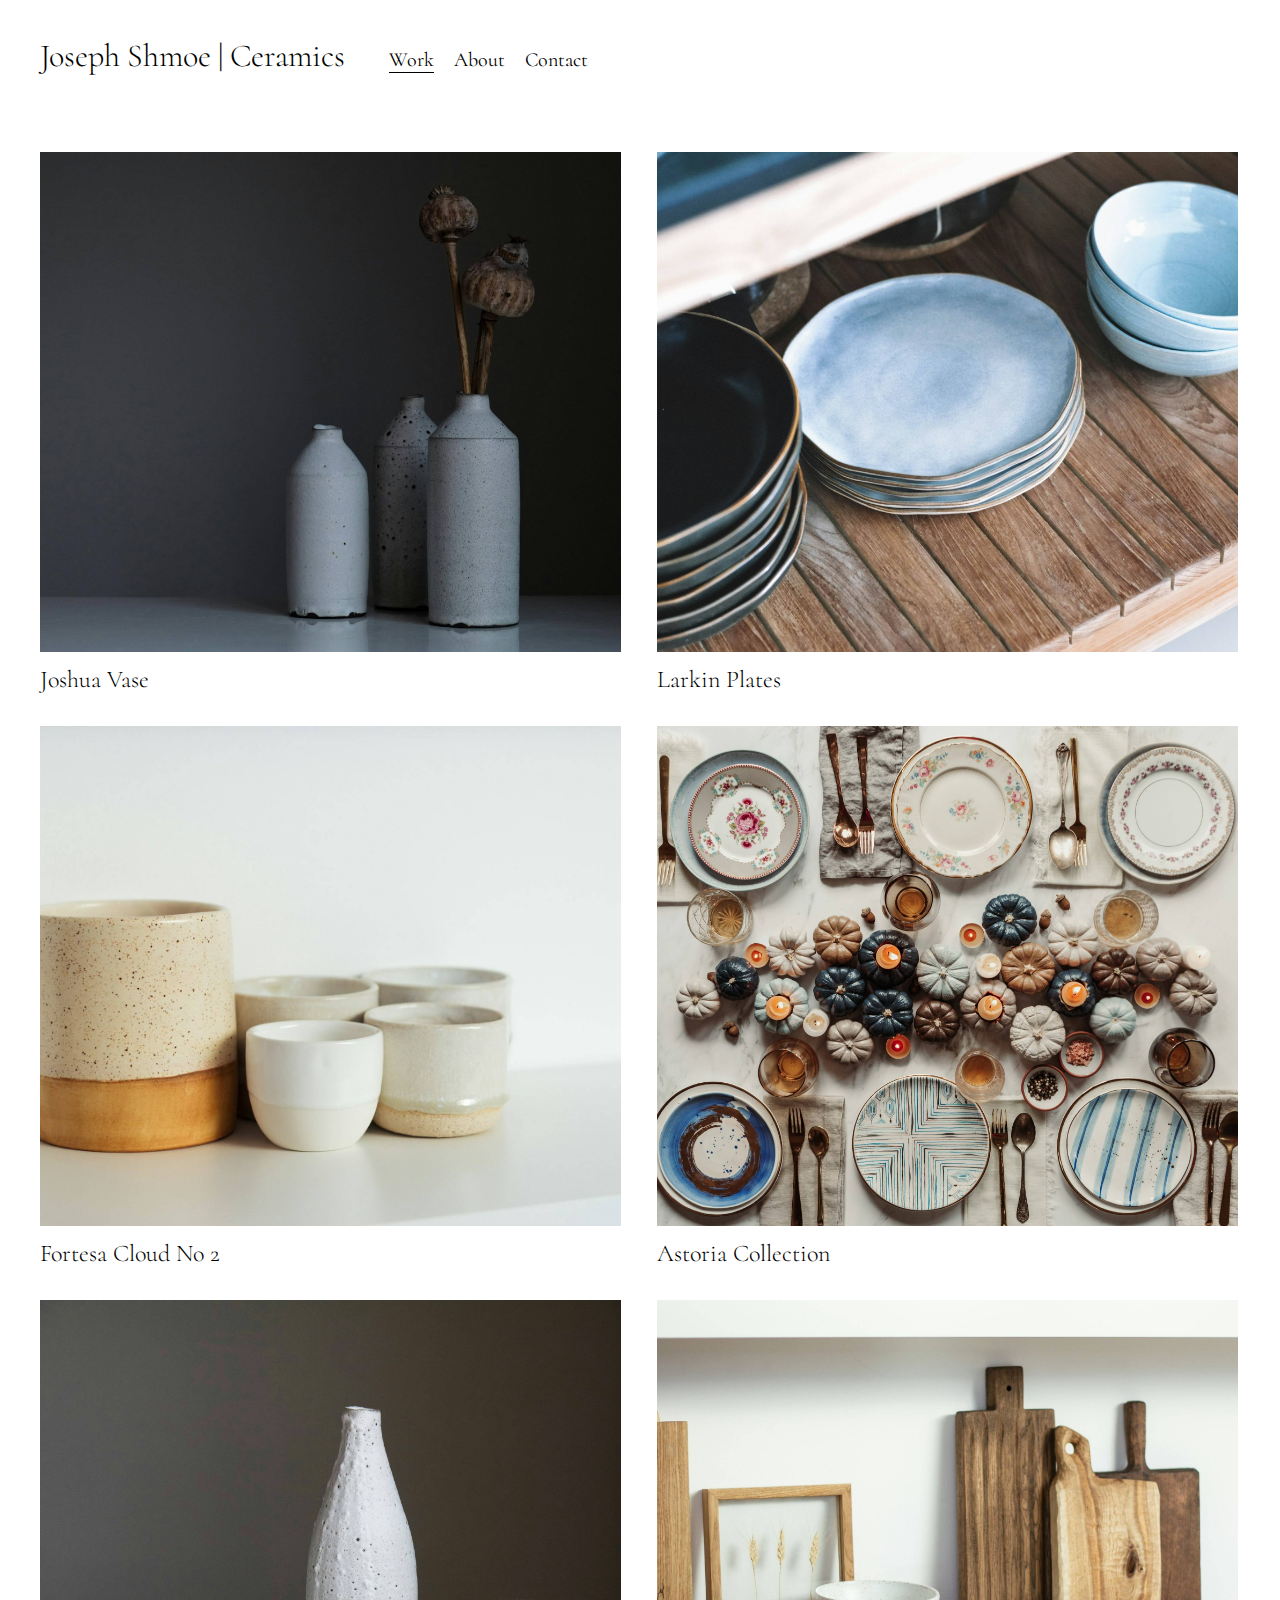
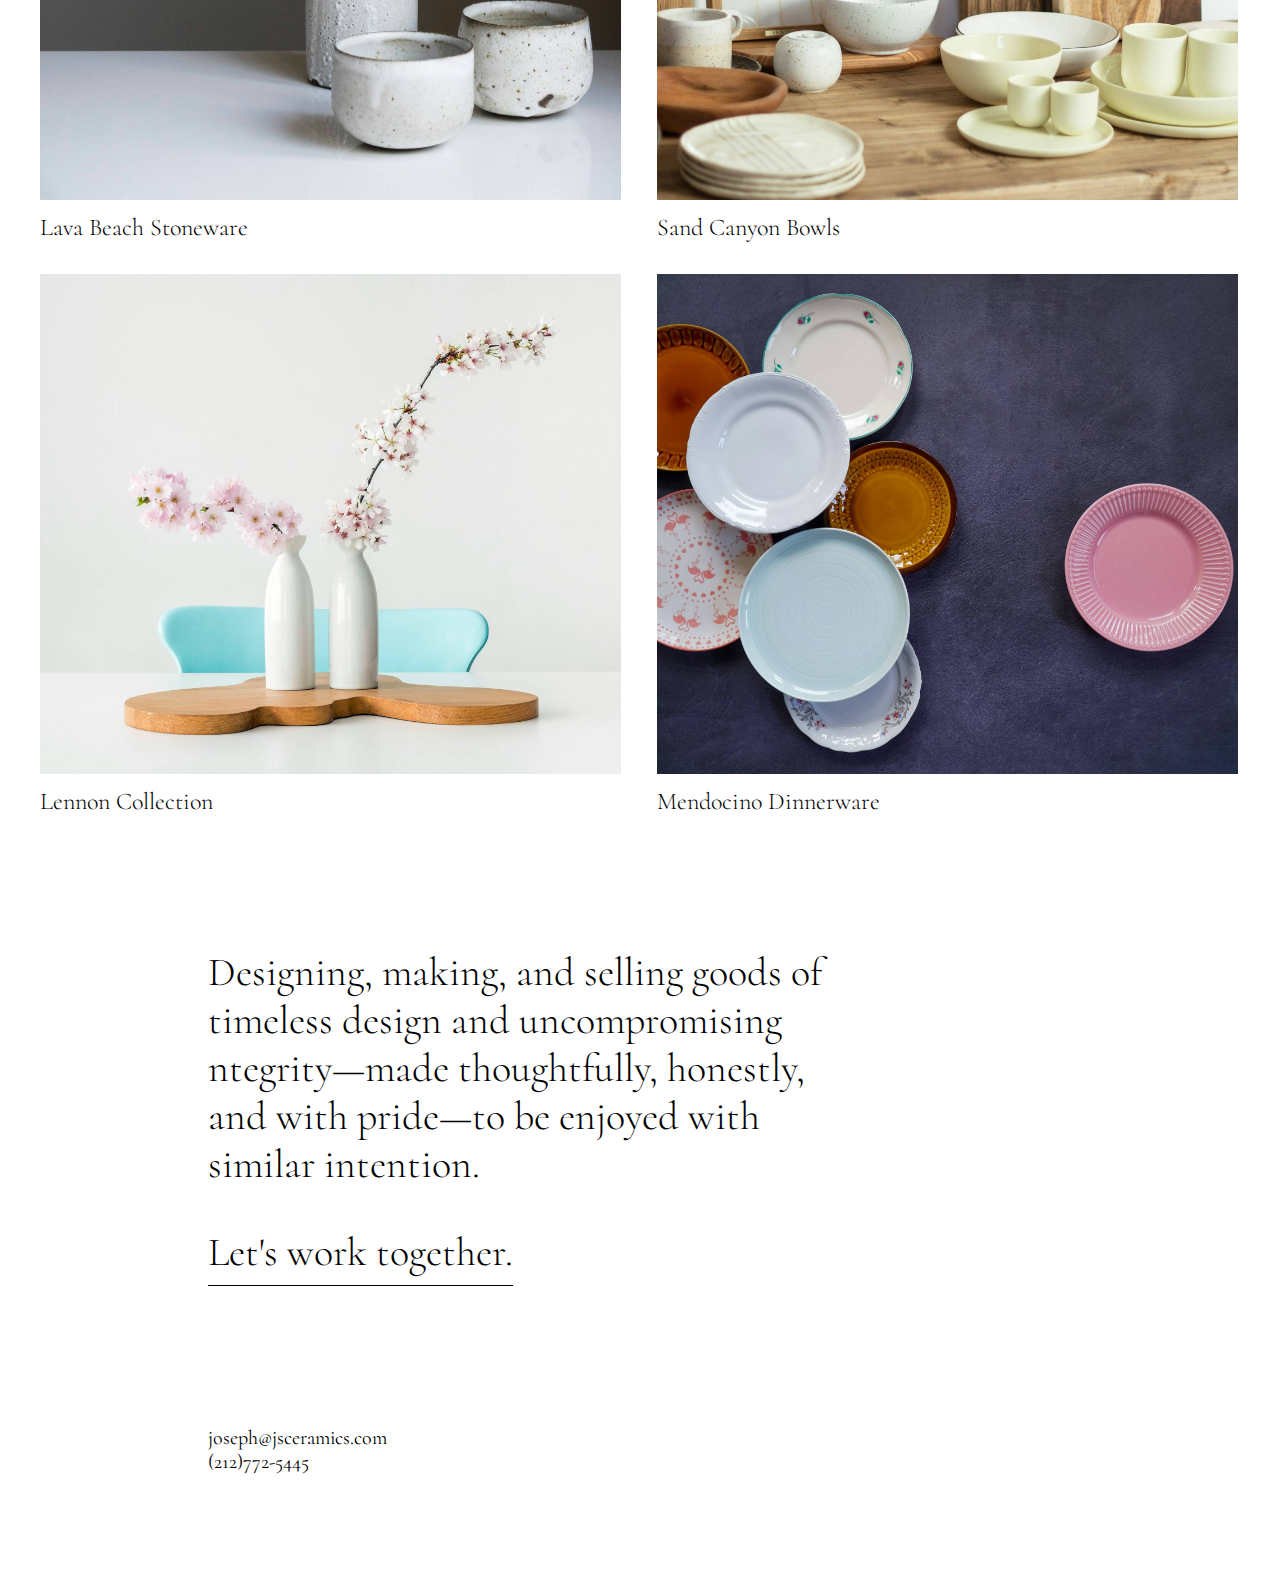
<file: 11.ArtistPortfolioLandingPage/index.html>
<!DOCTYPE html>
<html lang="en">
  <head>
    <meta charset="UTF-8" />
    <meta name="viewport" content="width=device-width, initial-scale=1.0" />
    <link rel="preconnect" href="https://fonts.googleapis.com" />
    <link rel="preconnect" href="https://fonts.gstatic.com" crossorigin />
    <link
      href="https://fonts.googleapis.com/css2?family=Cormorant:ital,wght@0,300;1,300&display=swap"
      rel="stylesheet"
    />
    <link rel="stylesheet" href="style.css" />
    <title>Artist Portfolio Project</title>
  </head>
  <body>
    <header class="navbar">
      <h1><a href="#">Joseph Shmoe | Ceramics</a></h1>
      <nav class="links">
        <ul>
          <li><a class="active" href="#work">Work</a></li>
          <li><a href="#about">About</a></li>
          <li><a href="#contact">Contact</a></li>
        </ul>
      </nav>
    </header>
    <section class="gallery">
      <div class="card">
        <img src="images/1.jpg" alt="Joshua Vase" />
        <h2>Joshua Vase</h2>
      </div>
      <div class="card">
        <img src="images/2.jpg" alt="Larkin Plates" />
        <h2>Larkin Plates</h2>
      </div>
      <div class="card">
        <img src="images/3.jpg" alt="Fortesa Cloud No 2" />
        <h2>Fortesa Cloud No 2</h2>
      </div>
      <div class="card">
        <img src="images/4.jpg" alt="Astoria Collection" />
        <h2>Astoria Collection</h2>
      </div>
      <div class="card">
        <img src="images/5.jpg" alt="Lava Beach Stoneware" />
        <h2>Lava Beach Stoneware</h2>
      </div>
      <div class="card">
        <img src="images/6.jpg" alt="Sand Canyon Bowls" />
        <h2>Sand Canyon Bowls</h2>
      </div>
      <div class="card">
        <img src="images/7.jpg" alt="Lennon Collection" />
        <h2>Lennon Collection</h2>
      </div>
      <div class="card">
        <img src="images/8.jpg" alt="Mendocino Dinnerware" />
        <h2>Mendocino Dinnerware</h2>
      </div>
    </section>
    <section class="about">
      <h3>
        Designing, making, and selling goods of timeless design and
        uncompromising ntegrity—made thoughtfully, honestly, and with pride—to
        be enjoyed with similar intention.
      </h3>
      <h3 class="cta">Let's work together.</h3>
      <div class="contact">
        <p>joseph@jsceramics.com</p>
        <p>(212)772-5445</p>
      </div>
    </section>
  </body>
</html>
</file>
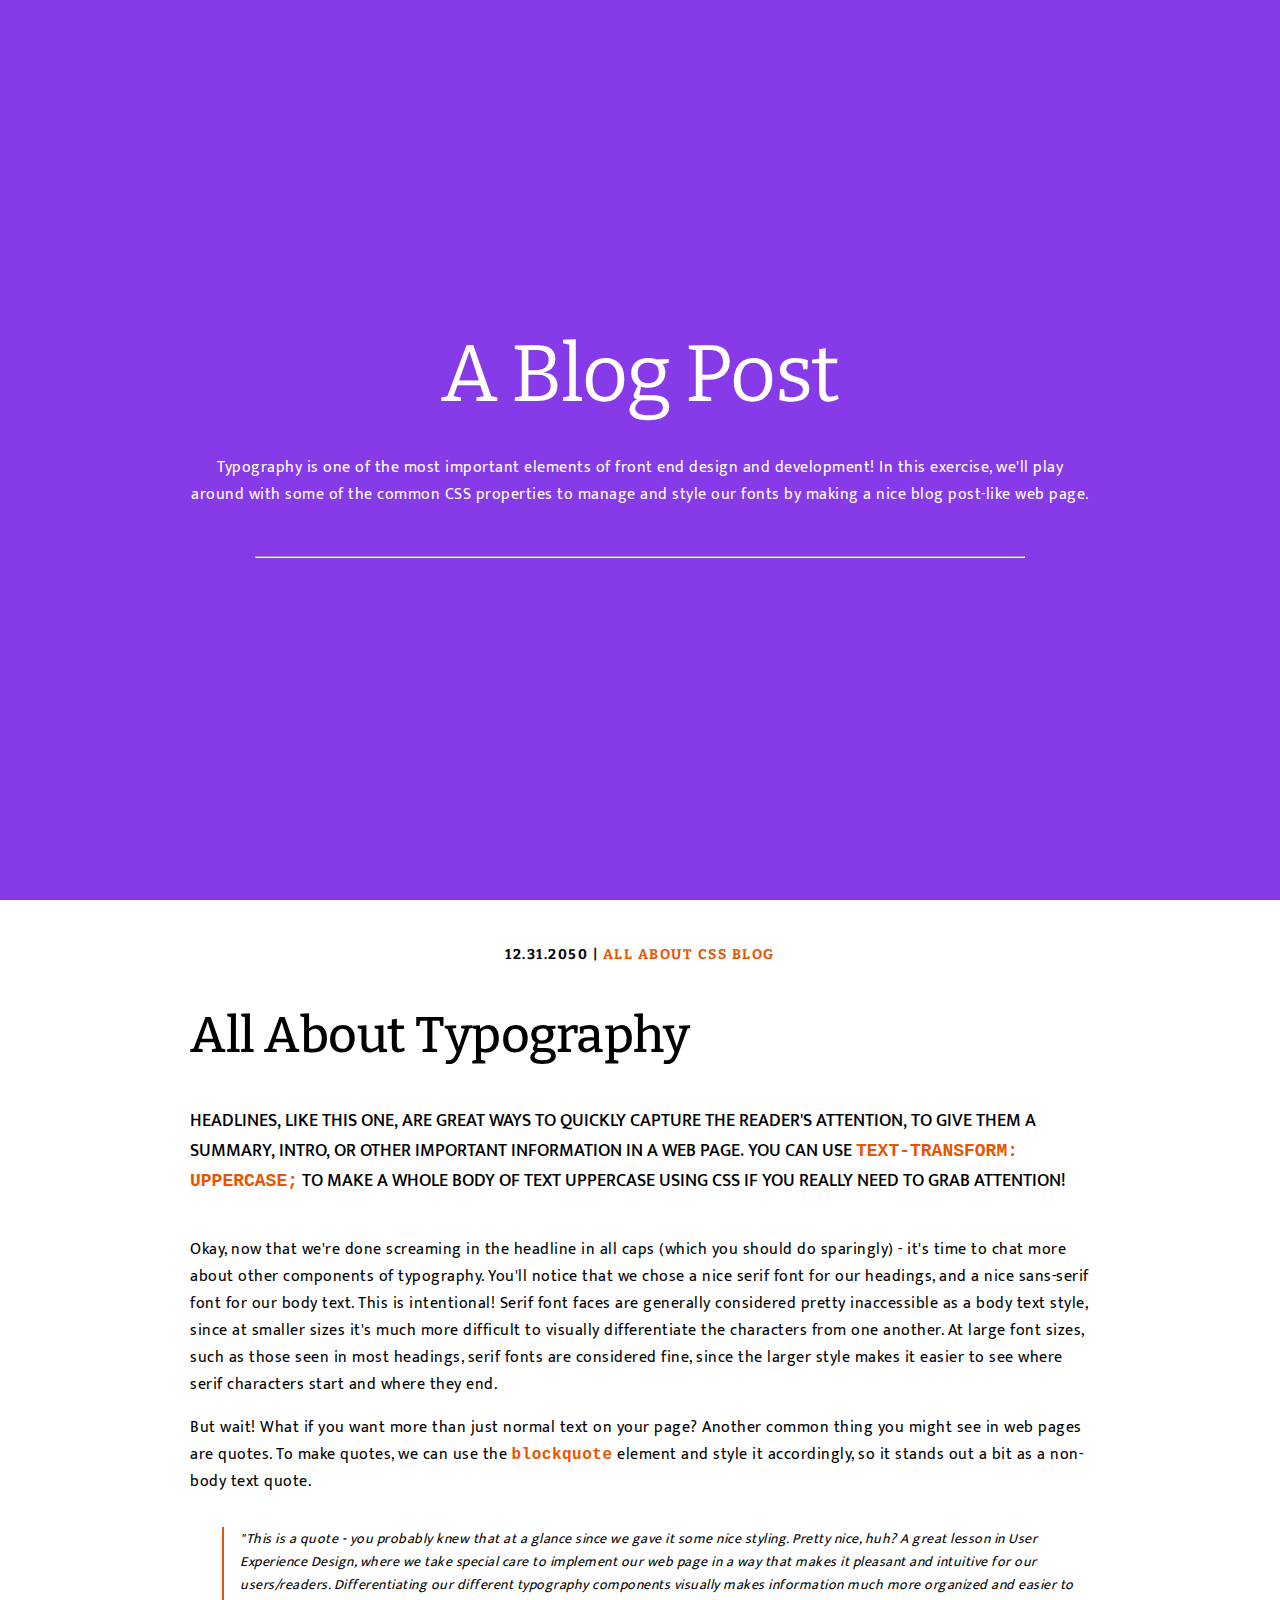
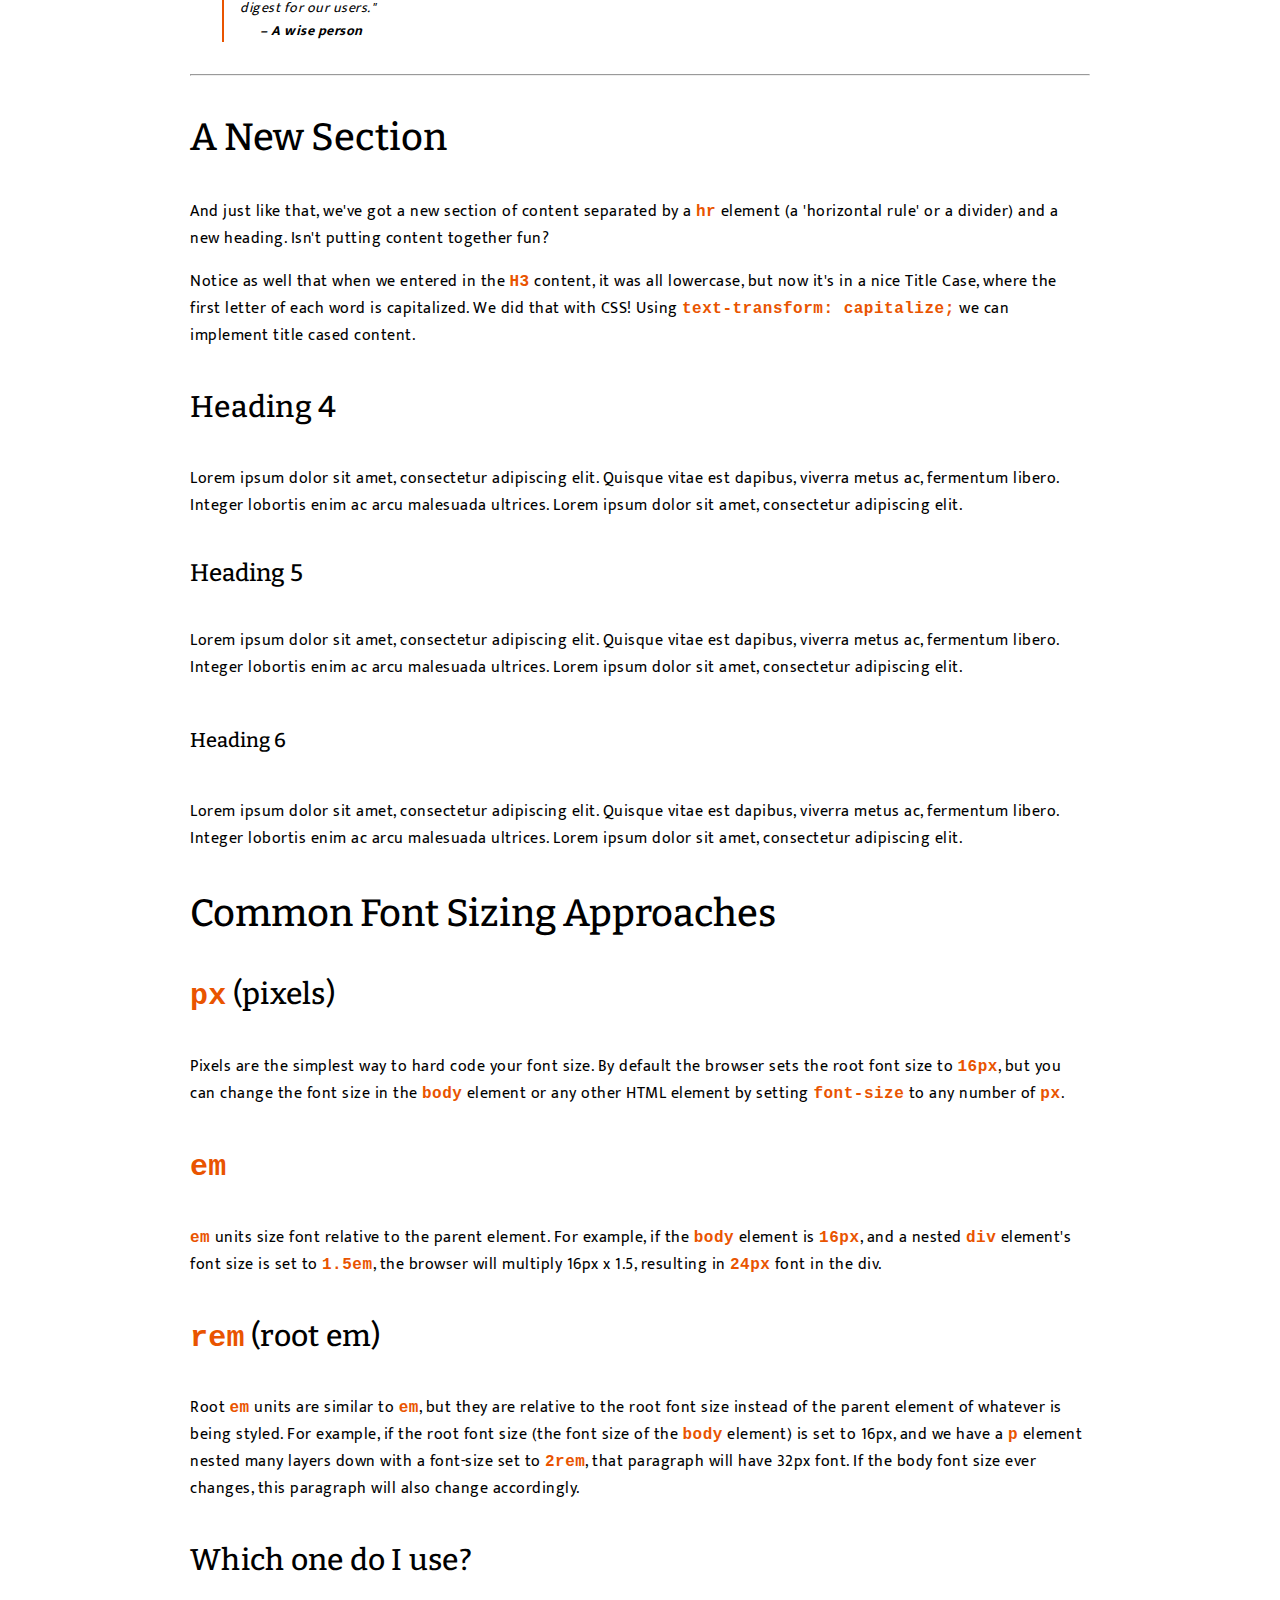
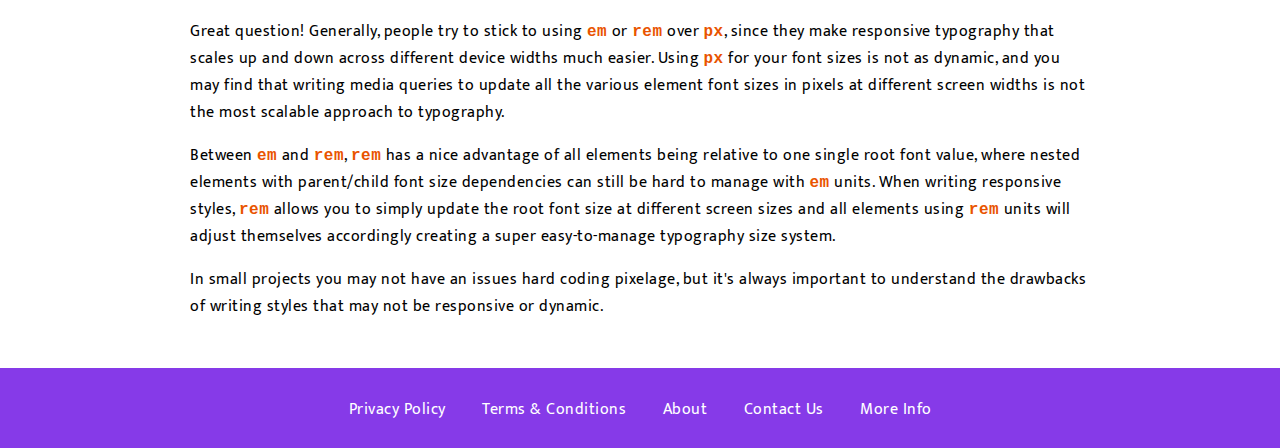
<file: 12..BlogPostPage/index.html>
<!DOCTYPE html>
<html lang="en">
  <head>
    <meta charset="UTF-8" />
    <meta name="viewport" content="width=device-width, initial-scale=1.0" />
    <link rel="preconnect" href="https://fonts.googleapis.com" />
    <link rel="preconnect" href="https://fonts.gstatic.com" crossorigin />
    <link
      href="https://fonts.googleapis.com/css2?family=Bitter:ital,wght@0,100..900;1,100..900&family=Mukta:wght@200;300;400;500;600;700;800&display=swap"
      rel="stylesheet"
    />
    <link rel="stylesheet" href="style.css" />
    <title>Blog Post Project</title>
  </head>
  <body>
    <div class="hero">
        <h1>A Blog Post</h1>
        <p>Typography is one of the most important elements of front end design and development! In this exercise, we'll play around with some of the common CSS properties to manage and style our fonts by making a nice blog post-like web page.</p>
        <hr>
    </div>
    <div class="content">
      <p class="info">12.31.2050 | <span>All about CSS Blog</span></p>
      <h2>All About Typography</h2>
      <p class="headline">
        Headlines, like this one, are great ways to quickly capture the reader's
        attention, to give them a summary, intro, or other important information
        in a web page. You can use <code>text-transform: uppercase;</code> to make a whole
        body of text uppercase using CSS if you really need to grab attention!
      </p>
      <p>
        Okay, now that we're done screaming in the headline in all caps (which
        you should do sparingly) - it's time to chat more about other components
        of typography. You'll notice that we chose a nice serif font for our
        headings, and a nice sans-serif font for our body text. This is
        intentional! Serif font faces are generally considered pretty
        inaccessible as a body text style, since at smaller sizes it's much more
        difficult to visually differentiate the characters from one another. At
        large font sizes, such as those seen in most headings, serif fonts are
        considered fine, since the larger style makes it easier to see where
        serif characters start and where they end.
      </p>
      <p>
        But wait! What if you want more than just normal text on your page?
        Another common thing you might see in web pages are quotes. To make
        quotes, we can use the <code>blockquote</code> element and style it accordingly, so
        it stands out a bit as a non-body text quote.
      </p>
      <blockquote class="quote">
        "This is a quote - you probably knew that at a glance since we gave it
        some nice styling. Pretty nice, huh? A great lesson in User Experience
        Design, where we take special care to implement our web page in a way
        that makes it pleasant and intuitive for our users/readers.
        Differentiating our different typography components visually makes
        information much more organized and easier to digest for our users."
        <cite>– A wise person</cite>
      </blockquote>
      <hr />
      <h3>a new section</h3>
      <p>
        And just like that, we've got a new section of content separated by a <code>hr</code>
        element (a 'horizontal rule' or a divider) and a new heading. Isn't
        putting content together fun?
      </p>
      <p>
        Notice as well that when we entered in the <code>H3</code> content, it was all
        lowercase, but now it's in a nice Title Case, where the first letter of
        each word is capitalized. We did that with CSS! Using <code>text-transform: capitalize;</code> we can implement title cased content.
      </p>
      <h4>Heading 4</h4>
      <p>
        Lorem ipsum dolor sit amet, consectetur adipiscing elit. Quisque vitae
        est dapibus, viverra metus ac, fermentum libero. Integer lobortis enim
        ac arcu malesuada ultrices. Lorem ipsum dolor sit amet, consectetur
        adipiscing elit.
      </p>
      <h5>Heading 5</h5>
      <p>
        Lorem ipsum dolor sit amet, consectetur adipiscing elit. Quisque vitae
        est dapibus, viverra metus ac, fermentum libero. Integer lobortis enim
        ac arcu malesuada ultrices. Lorem ipsum dolor sit amet, consectetur
        adipiscing elit.
      </p>
      <h6>Heading 6</h6>
      <p>
        Lorem ipsum dolor sit amet, consectetur adipiscing elit. Quisque vitae
        est dapibus, viverra metus ac, fermentum libero. Integer lobortis enim
        ac arcu malesuada ultrices. Lorem ipsum dolor sit amet, consectetur
        adipiscing elit.
      </p>
      <h3>Common Font Sizing Approaches</h3>
      <h4><code>px</code> (pixels)</h4>
      <p>
        Pixels are the simplest way to hard code your font size. By default the
        browser sets the root font size to <code>16px</code>, but you can change the font
        size in the <code>body</code> element or any other HTML element by setting <code>font-size</code>
        to any number of <code>px</code>.
      </p>
      <h4><code>em</code></h4>
      <p>
    <code>em</code> units size font relative to the parent element. For example, if the
<code>body</code> element is <code>16px</code>, and a nested <code>div</code> element's font size is set to
<code>1.5em</code>, the browser will multiply 16px x 1.5, resulting in <code>24px</code> font in
        the div.
      </p>
      <h4><code>rem</code> (root em)</h4>
      <p>
        Root <code>em</code> units are similar to <code>em</code>, but they are relative to the root font
        size instead of the parent element of whatever is being styled. For
        example, if the root font size (the font size of the <code>body</code> element) is
        set to 16px, and we have a <code>p</code> element nested many layers down with a
        font-size set to <code>2rem</code>, that paragraph will have 32px font. If the body
        font size ever changes, this paragraph will also change accordingly.
      </p>

      <h4>Which one do I use?</h4>
      <p>
        Great question! Generally, people try to stick to using <code>em</code> or <code>rem</code> over
    <code>px</code>, since they make responsive typography that scales up and down across
        different device widths much easier. Using <code>px</code> for your font sizes is not
        as dynamic, and you may find that writing media queries to update all
        the various element font sizes in pixels at different screen widths is
        not the most scalable approach to typography.
      </p>
      <p>
        Between <code>em</code> and <code>rem</code>, <code>rem</code> has a nice advantage of all elements being
        relative to one single root font value, where nested elements with
        parent/child font size dependencies can still be hard to manage with <code>em</code>
        units. When writing responsive styles, <code>rem</code> allows you to simply update
        the root font size at different screen sizes and all elements using <code>rem</code>
        units will adjust themselves accordingly creating a super easy-to-manage
        typography size system.
      </p>
      <p>
        In small projects you may not have an issues hard coding pixelage, but
        it's always important to understand the drawbacks of writing styles that
        may not be responsive or dynamic.
      </p>
    </div>
    <footer>
        <ul>
            <Li><a href="#">Privacy Policy</a></Li>
            <Li><a href="#">Terms & Conditions</a></Li>
            <Li><a href="#">About</a></Li>
            <Li><a href="#">Contact Us</a></Li>
            <Li><a href="#">More Info</a></Li>
        </ul>
    </footer>
  </body>
</html>
</file>
<file: 01. bootstrapPage/style.css>
@import url('https://fonts.googleapis.com/css2?family=Manrope:wght@200;300;400;500;600;700;800&display=swap');

* {
    margin: 0;
    padding: 0;
}

::selection {
    background: #917AEB; /* WebKit/Blink Browsers */
    color: #ffffff;
  }
  ::-moz-selection {
    background: #917AEB; /* Gecko Browsers */
    color: #ffffff;
  }

.pageContainer {
    width: 100%;
}

/* Navigation Bar START */

.navContainer {
    margin-top:93.94px;
}

#navbarCollapse {
    text-align: right;
}

.nav-cssStyle {
    font-family: 'Manrope', sans-serif;
    font-style: normal;
    font-weight: 400;
    font-size: 18px;
    line-height: 30px;
    color: #696C74;
}

.nav-cssStyle a {
    color: #696C74;
}

.loginButton {
    font-family: 'Manrope', sans-serif;
    font-style: normal;
    font-weight: 600;
    font-size: 18px;
    line-height: 30px;
    background-color: transparent;
    border-style: none;
    /* padding-right: 32px; */
}

.getStartedButton {
    box-sizing: border-box;
    border: 1px solid #DCDEE3;
    border-radius: 29px;
    font-family: 'Manrope', sans-serif;
    font-style: normal;
    font-weight: 600;
    font-size: 18px;
    line-height: 30px;
    background-color: transparent;
    padding-top: 13px;
    padding-right:44px;
    padding-bottom: 13px;
    padding-left: 44px;
}


.nav-cssStyle a:hover {
    color: #FFA654;
}



.loginButton:hover {
    color: #FFA654;
}

.getStartedButton:hover {
    background-color: #FFA654;
    color: #ffffff;

}

.btn-close {
    display: none;
}

@media only screen and (max-width: 960px) {
    .navContainer {
        margin-top:12px;
    }

    .loginInfo {
        display: flex;
        flex-direction: column-reverse;
    }

    .loginButton {
        margin-top: 10px;
        text-align: right;
    }

    .closeButton {
        display: flex;
        justify-content: left;
    }
}
/* Navigation Bar END */

/* Collapse menu START */
@media only screen and (max-width: 960px) {
.navbar-collapse {
    position: absolute;
    top: 54px;
    left: 100%;
    padding-left: 15px;
    padding-right: 15px;
    padding-bottom: 15px;
    width: 100%;
    background-color: #fff;
    transition: all 0.6s ease;
    display: block;
}
.navbar-collapse.collapsing {
    height: auto !important;
    margin-left: 50%;
    left: 50%;
    transition: all 0.3s ease;
}
.navbar-collapse.show {
    left: 0;
}
}

/* Collapse menu END */

.navContainer .navbar-toggler:focus{
    box-shadow: none;
}

/* Hero Section START */
.h1Container {
    margin-top: 128px;
    margin-bottom: 128px;
}

.headingOne {
    font-family: 'Manrope', sans-serif;
    font-style: normal;
    font-weight: 800;
    text-align: center;
    font-size: 56px;
    line-height: 66px;
    color: #1E2A39;
    text-align: center;
}

.h1Color {
    background: #917AEB;
    padding-left: 12px;
    padding-right: 12px;
    color: #ffffff;
}

.headingP {
    text-align: center;
    font-family: 'Manrope', sans-serif;
    font-style: normal;
    font-weight: 400;
    color: #696C74;
    font-size: 20px;
    line-height: 32px;
    text-align: center;

}

.active {
    box-sizing: border-box;
    border: 1px solid #DCDEE3;
    border-radius: 29px;
    font-family: 'Manrope', sans-serif;
    font-style: normal;
    font-weight: 600;
    font-size: 18px;
    line-height: 30px;
    background-color: #FFA654;
    padding-top: 13px;
    padding-right:44px;
    padding-bottom: 13px;
    padding-left: 44px;
    color: #ffffff;
}

.active:hover {
    background-color: #917AEB;
}

.activeBackground {
    background-color:transparent;
    color: #1E2A39;

}

@media only screen and (max-width: 960px) {
    .h1Container {
        margin-top: 52px;
        margin-bottom: 52px;
    }

    .headingOne {
        font-family: 'Manrope', sans-serif;
        font-style: normal;
        font-weight: 800;
        text-align: center;
        font-size: 32px;
        line-height: 42px;
        color: #1E2A39;
        text-align: center;
    }

    .headingP {
        text-align: center;
        font-family: 'Manrope', sans-serif;
        font-style: normal;
        font-weight: 400;
        color: #696C74;
        font-size: 14px;
        line-height: 24px;
        text-align: center;
        margin-top: 12px;
    
    }

    .active {
        box-sizing: border-box;
        border: 1px solid #DCDEE3;
        border-radius: 29px;
        font-family: 'Manrope', sans-serif;
        font-style: normal;
        font-weight: 600;
        font-size: 14px;
        line-height: 26px;
        padding-top: 12px;
        padding-right:22px;
        padding-bottom: 12px;
        padding-left: 22px;
    }

    .mobileViewHeroButtons {
        display: flex;
        flex-direction: row;
        gap:10px;
        margin-top: 28px;
    }  
}
/* Hero Section END */

/*Scroll Button START*/

#myBtn {
    /* display: none; */
    position: fixed;
    bottom: 20px;
    right: 30px;
    z-index: 99;
    outline: none;
    background-color: #FFA654; 
    color: #fff;
    cursor: pointer;
    padding: 15px;
    width: 75px;
    height: 75px;
    border: 4px solid #FFFFFF;
    border-radius: 100px;
    box-shadow: 0px 4px 4px rgba(255, 166, 84, 0.25), 0px 4px 4px rgba(0, 0, 0, 0.25);
    font-size: 25px; /* Increase font size */
  }
  
  #myBtn:hover {
    background-color: #917AEB;
  }

  .scrollButton {
    display: none;
  }

/* Scrol Button END*/

/* Section START */
.section {
    margin-bottom: 170px;
}

.sectionH2 {
    font-family: 'Manrope', sans-serif;
    font-style: normal;
    font-weight: 800;
    font-size: 36px;
    line-height: 46px;
    color: #1E2A39;
}

.sectionP {
    color: #696C74;
    font-family: 'Manrope', sans-serif;
    font-style: normal;
    font-weight: 400;
    font-size: 18px;
    line-height: 30px;
    margin-top: 17px;
}

.sectionImgDiv {
    background-color: #FFF7F0;
    padding-top: 43px;
    padding-right: 100px;
    padding-bottom: 43px;
    padding-left: 100px;
    border-radius: 12px;
}

.section3 {
    margin-bottom: 70px;
}


@media only screen and (max-width: 960px) {
    .section {
        margin-bottom: 38px;
    }
    

    .sectionH2 {
        font-family: 'Manrope', sans-serif;
        font-size: 22px;
        line-height: 32px;

    }

    .sectionP {
        font-family: 'Manrope', sans-serif;
        font-style: normal;
        font-size: 14px;
        line-height: 24px;
        margin-top: 12px;
    }

    .sectionImgDiv {
        padding-top: 43px;
        padding-right: 35px;
        padding-bottom: 43px;
        padding-left: 35px;
    }

    .section3 {
        margin-bottom: 38px;
    }

}
/* SECTION END */

/* Card Section START */
.cardSection {
    background-color: #917AEB;
    padding-top: 40px;
    padding-right: 28px;
    padding-bottom: 40px;
    padding-left: 28px;
    color:#ffffff;
    border-radius: 12px;
}

.textCard {
    margin-top: 28px;
}

.textCard > h3 {
    font-family: 'Manrope', sans-serif;
    font-weight: 700;
    font-style: normal;
    font-size: 20px;
    line-height: 30px;
}

.textCard > p {
    font-family: 'Manrope', sans-serif;
    font-weight: 400;
    font-style: normal;
    font-size: 16px;
    line-height: 28px;
}

.cardYellow {
    background-color: #FDDA5F;
    color: #1E2A39;
    }

.cardOrange {
    background-color: #FFA654;
    }

@media only screen and (max-width: 960px) {
    .section {
        margin-bottom: 70px;
    }

}

/* Card Section END */

/* Footer Section START */
.footerPart {
    background-color: #1F1A33;
    margin-top: 245px;
    color: #B6BCC5;
    padding-top: 100px;
    padding-bottom: 20px;
}

.menu li a {
    text-decoration: none;
    color: #B6BCC5;
}

.menu li a:hover {
    text-decoration: none;
    color: #FFA654;
}

.input-box {
    margin-bottom: 28px;
}

input {
    background-color: transparent;
    color: #72777E;
    border-style: none;
    border-bottom: 1px solid #534C67;
    width: 270px;
    padding-bottom: 13px;
}

.menu > h3 {
    font-family: 'Manrope', sans-serif;
    font-weight: 700;
    font-style: normal;
    font-size: 20px;
    line-height: 30px;
    color: #FFFFFF;
}

.menu > ul {
    list-style-type: none;
    margin: 0;
    padding: 0;
    line-height: 50px;
    color: #B6BCC5;
    font-family: 'Manrope', sans-serif;
    font-weight: 400;
    font-style: normal;
    font-size: 16px;
}

hr {
    display: none;
}

.copyContainer p{
    display: none;
}

@media only screen and (max-width: 960px) {
    .footerPart {
        margin-top: 100px;
        padding-top: 55px;
        padding-bottom: 20px;
    }

    .menu > h3 {
        padding-top: 36px;
    }

    .menu > ul {
        line-height: 31px;
    }

    hr {
    display: block;
}

.copyContainer p {
    display: block;
    text-align: center;
    margin-top: 27px;
}
}
/* Footer Section END */
</file>
<file: 03. Minimal sleek portfolio design with Float/style.css>
@import url('https://fonts.googleapis.com/css2?family=Heebo:wght@100;200;300;400;500;600;700;800;900&display=swap');

* {
    margin: 0;
    padding: 0;
    box-sizing: border-box;
}

body {
    max-width: 1152px;
    margin:auto;
    border: 1px solid #E0E0E0;
}

/* PAGE CONTAINER */

/* .page-container {

} */

/* NAVIGATION */

nav {
    margin-top: 27px
}

.navigation {
    list-style-type: none;
    float: right;
    
}

.navigation li {
    display: inline-block;
}

.navigation a {
    text-decoration: none;
    color: #000;
    margin-right: 33px;
    font-family: 'Heebo', sans-serif;
    font-size: 20px;
    font-style: normal;
    font-weight: 500;
    line-height: normal;
}

.navigation a:hover {
    color: #FF6464;
}

/* HERO SECTION */

.hero {
    margin-left: 148px;
    margin-right: 148px;
}

.left-side-content {
    clear: both;
    padding-top: 158px;
    padding-bottom: 71px;
    float: left;
    
}

.left-side-content h2 {
    max-width: 506px;
    font-size: 44px;
    font-family: 'Heebo', sans-serif;
    font-style: normal;
    font-weight: 700;
    line-height: 60px;
    color: #21243D;
}

.hero-h2 {
    margin-bottom: 40px;
}

.left-side-content p {
    max-width: 497px;
    font-size: 16px;
    font-family: 'Heebo', sans-serif;
    font-style: normal;
    font-weight: 400;
    line-height: normal;
    margin-bottom: 38px;
    color:#21243D;
}

.left-side-content button {
    background-color: #FF6464;
    border: none;
    border-radius: 2px;
    padding: 17px 20px;
}

.left-side-content button:hover {
    background-color: #e95959; 
}

.left-side-content button a {
    color: #FFF;
    font-size: 20px;
    font-family: 'Heebo', sans-serif;
    font-style: normal;
    font-weight: 500;
    line-height: normal;
    text-decoration: none;;
}

.hero-image img {
    float: right;
    padding-top: 158px;
    padding-bottom: 71px;
}

/* RECENT POSTS SECTION */

.recent-posts {
    clear: both;
    background-color: #EDF7FA;
    padding-left: 148px;
    padding-right: 148px;
    padding-bottom: 32px;
}

.view-all h3 {
    font-size: 22px;
    font-family: 'Heebo', sans-serif;
    font-style: normal;
    font-weight: 400;
    line-height: 60px;
    color: #21243D;
    padding-top: 5px;
    padding-bottom: 5px;
    display: inline-block;
}

.view-all p {
    float:right;
    padding-top: 27px;
    padding-bottom: 20px;
    font-size: 16px;
    font-family: Heebo;
    font-style: normal;
    font-weight: 400;
    line-height: normal;
    color: #00A8CC;
}

.view-all p a {
    color: #00A8CC;
    text-decoration: none;
}

/* CARDS */

.card, .card-2 {
    background-color: #fff;
    width: 418px;
    padding: 24px 23px;
}

.card {
    float: left;
    margin-right: 18px;
}

.card-2 {
    display: inline-block;
    
}

.card h4, .card-2 h4 {
    font-size: 26px;
    font-family: 'Heebo', sans-serif;
    font-style: normal;
    font-weight: 700;
    line-height: normal;
    color: #21243D;
    margin-bottom: 17px;

}

.date {
    clear: both;
    font-size: 18px;
    font-family: 'Heebo', sans-serif;
    font-style: normal;
    font-weight: 400;
    line-height: normal;
    margin-bottom: 11px;
    color: #21243D;
}

.date p {
    display: inline-block;
    padding-right: 10px
}

.card-description {
    color: #21243D;
    font-size: 16px;
    font-family: 'Heebo', sans-serif;
    font-style: normal;
    font-weight: 400;
    line-height: normal;
}

/* FEATURED WORKS SECTION */

.featured-works {
    margin-left: 148px;
    margin-right: 148px;
}

.featured-works-heading h3 {
    margin-top: 20px;
    margin-bottom: 22px;
    font-size: 22px;
    font-family: Heebo;
    font-style: normal;
    font-weight: 400;
    line-height: 60px;
    color:#21243D;
}

.blog-post-card {
    border-bottom: 1px solid #E0E0E0;
    padding-top: 13px;

}

.post-image {
    float:left;
    cursor: pointer;
    
}

.post-content {
    display: inline-block;
    margin-left: 18px;
   
}

.post-content h4 {
    font-size: 30px;
    font-family: Heebo;
    font-style: normal;
    font-weight: 700;
    line-height: normal;
    color: #21243D;
    display: inline-block;
    cursor: pointer;
}

.post-meta {
    color: #8695A4;
    font-size: 20px;
    font-family: Heebo;
    font-style: normal;
    font-weight: 400;
    line-height: normal;
    cursor: pointer;
}

.post-meta span{
    border-radius: 16px;
    background-color: #142850;
    padding: 5px 10px;
    color: #FFF;
    font-size: 18px;
    font-family: 'Heebo', sans-serif;
    font-style: normal;
    font-weight: 900;
    line-height: 60px;
    margin-right: 26px;
}

.post-info {
    display: inline-block;
    width: 590px;
    font-size: 16px;
    font-family: Heebo;
    font-style: normal;
    font-weight: 400;
    line-height: normal;
    margin-bottom: 50px;
}

/* FOOTER */

footer {
    text-align: center;
}

.icons {
    margin-top: 134px;
    margin-bottom: 26px;
    fill: #21243D;
}

.fb-icon {
    display: inline-block;
    margin-right: 35px;
}

.instagram-icon {
    display: inline-block;
    margin-right: 35px;
}

.twitter-icon {
    display: inline-block;
    margin-right: 35px;
}

.linkedin-icon {
    display: inline-block;
}

.copyright {
    text-align: center;
    font-size: 14px;
    font-family: Heebo;
    font-style: normal;
    font-weight: 400;
    line-height: normal;
    color:#21243D;
    margin-bottom: 54px;
}


/* MOBILE VERSION */

@media (max-width: 576px) {
    .hero {
        margin-left: 20px;
        margin-right: 20px;
    }

    .hero-image img {
        float: none;
        display: inline-block;
        padding-top: 20px;
        padding-bottom: 71px;
    }

    .hero-image {     
        text-align: center;
    }

    .recent-posts {
        clear: both;
        background-color: #EDF7FA;
        padding-left: 20px;
        padding-right: 20px;
        padding-bottom: 32px;
    }

    .featured-works {
        margin-left: 20px;
        margin-right: 20px;
        text-align: center;
    }
    
    .post-info {
        width: 330px;
        margin-right: 20px
    }

    .post-image {
        float: none;
        cursor: pointer;  
    }

    .post-content h4 {
        font-size: 24px;

    }

    .card {
        float: none;
        margin-right: 18px;
        margin-bottom: 20px;
    }
    
}
</file>
<file: 04.Mulih-Real-Estate-Landing-Page/style.css>
@import url('https://fonts.googleapis.com/css2?family=Poppins:ital,wght@0,100;0,200;0,300;0,400;0,500;0,600;0,700;0,800;0,900;1,100;1,200;1,300;1,400;1,500;1,600;1,700;1,800;1,900&display=swap');

@import url('https://fonts.googleapis.com/css2?family=Rubik:ital,wght@0,300;0,400;0,500;0,600;0,700;0,800;0,900;1,300;1,400;1,500;1,600;1,700;1,800;1,900&display=swap');

@import url('https://fonts.googleapis.com/css2?family=DM+Sans:ital,wght@0,400;0,500;0,700;1,400;1,500;1,700&display=swap');

* {
    margin: 0;
    padding: 0;
    box-sizing: border-box;
}

header {
    background-color: #F5F5F5;
}

/* NAVIGATION */

.navigation {
    display: flex;
    justify-content: space-between;
    align-items: center;
    padding-top: 46px;
    padding-left: 124px;
    padding-right: 132px;
}

.menu-column {
    display: flex;
    align-items: center;
    gap: 80px;
}

.nav-column ul {
    display: flex;
    list-style: none;
    gap: 48px;
    align-items: center;
}

.nav-column a:link {
    text-decoration: none;
    color: #8E8E8E;
    font-family: 'Poppins', sans-serif;
    font-size: 18px;
    font-style: normal;
    font-weight: 500;
    line-height: 26px;
    letter-spacing: 0.5px;
}

.nav-column a:hover {
    color:#69B99D;
}


.hover-li {
    display: flex;
    flex-direction: column;
    justify-content: center;
    align-items: center;
    gap: 8px;
}

.nav-buttons-column {
    display: flex;
    gap: 56px;
}

.mobile-nav-button {
    display: none;
}

.menu-column-mobile {
    display: none;
}

.sign-in-btn {
    color: #69B99D;
    font-family: Poppins;
    font-size: 16px;
    font-style: normal;
    font-weight: 500;
    line-height: 24px;
    letter-spacing: 0.04px;
    border: none;
    background: none;
    cursor: pointer;
    }

.sign-in-btn:hover {
    color: #8E8E8E
}

.login-btn {
    display: inline-flex;
    padding: 16px 48px 15px 48px;
    justify-content: center;
    align-items: center;
    gap: 10px;
    color: #FFF;
    background: #69B99D;
    font-family: Poppins;
    font-size: 16px;
    font-style: normal;
    font-weight: 500;
    line-height: 24px;
    letter-spacing: 0.04px;
    border: none;
    cursor: pointer;
}

.login-btn:hover {
    background: #8E8E8E
}

/* HERO SECTION */

.hero-section {
    position: relative;
    display: flex;
    flex-direction: row;
    justify-content: space-between;
    padding-left: 124px;
    padding-bottom: 108px;
    background-color: #F5F5F5;
}

.image-column {
    background-size: contain;
    background-image: url('img/house.png');
    object-fit: cover;
    background-repeat: no-repeat;
    position: absolute;
    bottom: 0px;
    right: 0;
    z-index: 0;
}

.content-column {
    z-index: 1;
}

.hero-category {
    display: inline-flex;
    padding: 12px 24px;
    justify-content: center;
    align-items: center;
    gap: 10px;
    background: #F8F9FE;
    color: #69B99D;
    font-family: Poppins;
    font-size: 18px;
    font-style: normal;
    font-weight: 500;
    line-height: 26px;
    letter-spacing: 0.5px;
    text-transform: uppercase;
    margin-top: 80px;
    margin-bottom: 32px;
    cursor: pointer;
}

.hero-category:hover {
    color: #F8F9FE;
    background: #69B99D;
}

.hero-h2 {
    display: flex;
    width: 605px;
    flex-direction: column;
    flex-shrink: 0;
    color: #1F2744;
    font-family: Rubik;
    font-size: 64px;
    font-style: normal;
    font-weight: 600;
    line-height: 74px;
    letter-spacing: 0.16px;
    margin-bottom: 24px;
}

.hero-p {
    color: #73788C;
    font-family: Poppins;
    font-size: 16px;
    font-style: normal;
    font-weight: 400;
    line-height: 24px;
    letter-spacing: 0.04px;
    margin-bottom: 64px;
    display: flex;
    width: 502px;
    flex-direction: column;
    flex-shrink: 0;
}

.buy-rent-buttons {
    display: flex;
    flex-direction: row;
}

.buy-btn {
    display: inline-flex;
    padding: 12px 32px;
    justify-content: center;
    align-items: center;
    gap: 10px;
    background: #FEFEFF;
    color: #69B99D;
    font-family: Poppins;
    font-size: 24px;
    font-style: normal;
    font-weight: 500;
    line-height: 32px;
    letter-spacing: 0.06px;
    cursor: pointer;
}

.rent-btn {
    display: inline-flex;
    padding: 12px 32px;
    justify-content: center;
    align-items: center;
    gap: 10px;
    background: #F5F5F5;
    color: #A6A6A6;
    font-family: Poppins;
    font-size: 24px;
    font-style: normal;
    font-weight: 500;
    line-height: 32px;
    letter-spacing: 0.06px;
    cursor: pointer;
}

.buy-rent-dropdowns {
    display: flex;
    flex-direction: row;
    justify-content: center;
    align-items: center;
    padding-top: 24px;
    padding-right: 32px;
    padding-bottom: 32px;
    padding-left: 32px;
    background: #FEFEFF;
    /* Shadow */
    box-shadow: 35px 35px 65px 0px rgba(146, 106, 120, 0.16);
    gap: 40px;
}

.buy-rent-col {
    display: flex;
    flex-direction: column;
    padding-top: 32px;
}

.loc, .type, .price {
    color: #1F2744;
    font-family: Poppins;
    font-size: 18px;
    font-style: normal;
    font-weight: 400;
    line-height: 26px;
    letter-spacing: 0.045px;
}

.dropdown {
    color: #A6A6A6;
    font-family: Poppins;
    font-size: 18px;
    font-style: normal;
    font-weight: 400;
    line-height: 26px;
    letter-spacing: 0.045px;
    border: none
}

.buy-rent-search {
    display: inline-flex;
    padding: 18px 48px;
    justify-content: center;
    align-items: center;
    gap: 8px;
    background: #69B99D;
    box-shadow: 0px 0px 65px 0px rgba(105, 185, 157, 0.32);
    border: none;
    color: #FFF;
    font-family: Poppins;
    font-size: 16px;
    font-style: normal;
    font-weight: 500;
    line-height: 24px;
    letter-spacing: 0.04px;
}

.buy-rent-col-4 {
    padding-top: 32px;
}

.buy-rent-search {
    cursor: pointer;
}

/* SECTION RECOMMENDATION */

.recommendation-section {
    padding-top: 120px;
    padding-left: 122px;
    padding-right: 122px;
}

.rec-category {
    display: inline-flex;
    padding: 12px 24px;
    justify-content: center;
    align-items: center;
    gap: 10px;
    background: #F8F9FE;
    color: #69B99D;
    font-family: Poppins;
    font-size: 18px;
    font-style: normal;
    font-weight: 500;
    line-height: 26px;
    letter-spacing: 0.5px;
    margin-bottom: 16px;
    text-transform: uppercase;
    cursor: pointer;
}

.rec-category:hover {
    background: #69B99D;
    color: #fff;
}

.heading {
    color: #054457;
    font-family: Rubik;
    font-size: 48px;
    font-style: normal;
    font-weight: 600;
    line-height: 56px;
    letter-spacing: 0.5px;
}

/* .recommendation-content {
    display: flex;
    flex-direction: row;
    justify-content: space-between;
    align-items: center;
} */

.rec-p {
    display: flex;
    width: 492px;
    flex-direction: column;
    flex-shrink: 0;
    color: #73788C;
    font-family: Poppins;
    font-size: 16px;
    font-style: normal;
    font-weight: 400;
    line-height: 26px;
    letter-spacing: 0.04px;
    padding-top: 16px;
    padding-bottom: 48px;
}

.learn-more-btn {
    color: #69B99D;
    font-family: Poppins;
    font-size: 18px;
    font-style: normal;
    font-weight: 500;
    line-height: 26px;
    letter-spacing: 0.5px;
    display: inline-flex;
    padding: 12px 24px;
    justify-content: center;
    align-items: center;
    gap: 8px;
    border: none;
    background: none;
    cursor: pointer;
}

.learn-more-btn:hover {
    color: #73788C;
}

.recommendation-cards {
    display: flex;
    flex-direction: row;
    justify-content: space-between;
    align-items: center;
    gap: 34px;
    padding-bottom: 120px;
}

.card {
    border: 1px solid #DEDCDA;
    background: #FEFEFF;
    padding: 16px;
    width: 100%;
    /* height: 472px; */
    flex-shrink: 1;
}

.card-img img {
    width: 100%;
}

.card-h3 {
    color:#1F2744;
    font-family: Poppins;
    font-size: 24px;
    font-style: normal;
    font-weight: 600;
    line-height: 32px;
    letter-spacing: 0.06px;
    padding-top: 16px;
}

.card-place {
    color: #A6A6A6;
    font-family: Poppins;
    font-size: 16px;
    font-style: normal;
    font-weight: 400;
    line-height: 26px;
    letter-spacing: 0.04px;
    padding-bottom: 16px;
}

.card-price-container {
    display: flex;
    flex-direction: row;
    justify-content: space-between;
    align-items: center;
}

.card-price {
    color: #69B99D;
    font-family: Poppins;
    font-size: 24px;
    font-style: normal;
    font-weight: 600;
    line-height: 32px;
    letter-spacing: 0.06px;
}

.card-living-area {
    display: inline-flex;
    padding: 4px 8px;
    justify-content: center;
    align-items: center;
    gap: 8px;
    background: #F5F5F5;
}

.card-living-area p {
    color: #1F2744;
    font-family: Poppins;
    font-size: 16px;
    font-style: normal;
    font-weight: 400;
    line-height: 24px;
    letter-spacing: 0.04px;
}

.card-living-area sup {
    font-size: 10px;
}

.living-area-text {
    color: #A6A6A6;
    font-family: Poppins;
    font-size: 16px;
    font-style: normal;
    font-weight: 400;
    line-height: 24px;
    letter-spacing: 0.04px;
}

.card-btn {
    margin-top: 24px;
    display: flex;
    width: 100%;
    padding: 12px 48px;
    justify-content: center;
    align-items: center;
    gap: 8px;
    border: 1px solid #69B99D;
    color: #69B99D;
    font-family: Poppins;
    font-size: 16px;
    font-style: normal;
    font-weight: 500;
    line-height: 24px;
    letter-spacing: 0.04px;
    background: #fff;
    cursor: pointer;
}

.card-btn:hover {
    background-color: #69B99D;
    color:#fff;
}

.card-btn-2 {
    background: #69B99D;
    box-shadow: 0px 0px 20px 0px rgba(105, 185, 157, 0.58);
    color: #FEFEFF;
    font-family: Poppins;
    font-size: 16px;
    font-style: normal;
    font-weight: 500;
    line-height: 24px;
    letter-spacing: 0.04px;
}

.card-btn-2:hover {
    background:#fff;
    color: #69B99D;
    border: 1px solid #69B99D;
}

/* ADVANTAGES SECTION  */

.advantages-section {
    padding: 80px 124px;
    background: #F5F5F5;
    margin-bottom: 120px;
}

.row {
    display: flex;
    flex-direction: row;
}

.advantages-heading {
    display: flex;
    width: 436px;
    flex-direction: column;
    flex-shrink: 0;
    color: #054457;
    font-family: Rubik;
    font-size: 48px;
    font-style: normal;
    font-weight: 600;
    line-height: 56px;
    letter-spacing: 0.5px;
    margin-bottom: 68px;
}

.column {
    width: 100%;
    padding: 20px;
    display: flex;
    flex-direction: column;
    gap: 16px;
}

.column h3 {
    color: #054457;
    font-family: Poppins;
    font-size: 28px;
    font-style: normal;
    font-weight: 700;
    line-height: 38px;
    letter-spacing: 0.5px;
}

.column p {
    color: #73788C;
    font-family: Poppins;
    font-size: 16px;
    font-style: normal;
    font-weight: 400;
    line-height: 26px;
    letter-spacing: 0.5px;
}

/* ABOUT SECTION */

.about-section {
    margin-left: 124px;
    margin-right: 124px;
    display: flex;
    flex-direction: row;
    gap: 56px;
    align-items: center;
    justify-content: space-between;
    margin-bottom: 120px;
    flex-basis: auto;
}

.left-side-about {
    background-image: url(img/about-image.png);
    object-fit:contain;
    background-repeat: no-repeat;
    width: 100%;
    height: 475px;
    position: relative;
    -webkit-background-size: cover;
    -moz-background-size: cover;
    -o-background-size: cover;
    background-size: cover;
    
}

.rating {
    width: 174px;
    height: 236px;
    flex-shrink: 0;
    background: #FEFEFF;
    box-shadow: 35px 35px 65px 0px rgba(146, 106, 120, 0.16);
    position: absolute;
    bottom: 319px;
    left: 96px;
    display: flex;
    flex-direction: column;
    justify-content: center;
    align-items: center;
}

.rating-icon {
    filter: drop-shadow(0px 0px 38px rgba(105, 185, 157, 0.32));
    position: absolute;
    top: -54px;
    left: 30px;

}

.rating-number {
    color: #054457;
    font-family: Poppins;
    font-size: 72px;
    font-style: normal;
    font-weight: 400;
    line-height: 80px;
    letter-spacing: 0.18px;
    margin-bottom: 8px;
}

.rating-info-trust {
    color: #A6A6A6;
    font-family: Poppins;
    font-size: 16px;
    font-style: normal;
    font-weight: 400;
    line-height: 24px;
    letter-spacing: 0.04px;
    text-align: center;
    margin-top: 16px;
}

.rating-info-reviews-num {
    color: #054457;
    font-family: Poppins;
    font-size: 16px;
    font-style: normal;
    font-weight: 400;
    line-height: 24px;
    letter-spacing: 0.04px;
    text-align: center;
}



.right-side-about-content {
    display: flex;
    flex-direction: column;
    gap: 16px;
    width: 100%;
}

.about-heading {
    display: flex;
    flex-basis: 100%;
    flex-direction: column;
    color: #054457;
    font-family: Rubik;
    font-size: 48px;
    font-style: normal;
    font-weight: 600;
    line-height: 56px;
    letter-spacing: 0.5px;
}

.about-p {
    display: flex;
    flex-basis: 100%;
    flex-direction: column;
    color: #73788C;
    font-family: Poppins;
    font-size: 16px;
    font-style: normal;
    font-weight: 400;
    line-height: 26px;
    letter-spacing: 0.04px;
}

.about-btn {
    display: inline-flex;
    padding: 18px 48px;
    justify-content: center;
    align-items: center;
    gap: 8px;
    background: #69B99D;
    box-shadow: 24px 24px 65px 0px rgba(81, 140, 119, 0.24);
    color: #FEFEFF;
    font-family: Poppins;
    font-size: 16px;
    font-style: normal;
    font-weight: 500;
    line-height: 24px;
    letter-spacing: 0.04px;
    border: none;
    width: 200px;
    cursor: pointer;
}

.about-btn:hover {
    background: #fff;
    color:#69B99D;
    border: #69B99D;
}

.statistics-box {
    position: absolute;
    bottom: 0;
    right: 0px;
    display: inline-flex;
    padding: 12px 32px;
    justify-content: center;
    align-items: center;
    gap: 32px;
    background: #FFF;
}

.statistic-col {
    display: flex;
    justify-content: center;
    align-items: center;
}

.statistic-num {
    color: #054457;
    font-family: Poppins;
    font-size: 48px;
    font-style: normal;
    font-weight: 600;
    line-height: 58px;
    letter-spacing: 0.12px;
}

.statistic-info {
    color: #A6A6A6;
    font-family: Poppins;
    font-size: 16px;
    font-style: normal;
    font-weight: 400;
    line-height: 26px;
    letter-spacing: 0.04px;
    flex-basis: 72px;
}


/* TESTIMONIALS SECTION */

.testimonials-section {
    margin-left: 124px;
    margin-right: 124px;
    margin-bottom: 120px;
}

.testimonial-row {
    display: flex;
    flex-direction: row;
    justify-content: space-between;
    align-items: center;
    margin-bottom: 48px;
}

.testimonial-cards-container {
    display: flex;
    flex-direction: row;
    gap: 32px;
    justify-content: space-between;
}

.testimonial-card {
    flex-basis: 100%;
    border: 1px solid #DEDCDA;
    background: #FEFEFF;
    padding: 24px;
}


.testimonial-card-heading {
    display: flex;
    flex-basis: 265px;
    flex-direction: column;
    color: #1F2744;
    font-family: Poppins;
    font-size: 18px;
    font-style: normal;
    font-weight: 600;
    line-height: 28px;
    letter-spacing: 0.045px;
    margin-top: 24px;
    margin-bottom: 16px;
}

.testimonial-content {
    display: flex;
    flex-basis: 328px;
    flex-direction: column;
    color: #1F2744;
    font-family: Poppins;
    font-size: 16px;
    font-style: normal;
    font-weight: 400;
    line-height: 24px;
    letter-spacing: 0.04px;
}

.testimonial-author-box {
    display: flex;
    flex-direction: row;
    gap: 14px;
    align-items: center;
    justify-content: flex-start;
    margin-top: 26px;
}

.author-name {
    color: #0B2E29;
    font-family: Nunito Sans;
    font-size: 16px;
    font-style: normal;
    font-weight: 600;
    line-height: 26px;
    letter-spacing: 0.5px;
}

.author-job {
    color: #767676;
    font-family: Nunito Sans;
    font-size: 12px;
    font-style: normal;
    font-weight: 400;
    line-height: 22px;
    letter-spacing: 0.5px;
}

/* FOOTER SECTION */

.footer-section {
    background: #F5F5F5;
    padding-top: 78px;
    padding-bottom: 100px;
    padding-left: 124px;
    padding-right: 124px;
    display: flex;
    justify-content: space-between;
    gap: 137px;
}

.left-side {
    display: flex;
    flex-direction: row;
    gap: 214px;
}

.logo-side-text {
    margin-top: 16px;
    margin-bottom: 24px;
    color: #1F2744;
    font-family: Poppins;
    font-size: 16px;
    font-style: normal;
    font-weight: 400;
    line-height: 26px;
    letter-spacing: 0.04px;
}

form label {
    color: #0B2E29;
    text-align: center;
    font-family: DM Sans;
    font-size: 20px;
    font-style: normal;
    font-weight: 500;
    line-height: 28px;
    margin-bottom: 16px;
}

.input-data {
    display: flex;
}

form input {
    flex-basis: 100%;
    height: 42px;
    background: #fff;
    border: none;
    padding-left: 16px;
}

::placeholder {
    color: #D7D7D7;
    font-family: Poppins;
    font-size: 16px;
    font-style: normal;
    font-weight: 400;
    line-height: 26px;
    letter-spacing: 0.5px;
}

:-ms-input-placeholder {
    color: #D7D7D7;
    font-family: Poppins;
    font-size: 16px;
    font-style: normal;
    font-weight: 400;
    line-height: 26px;
    letter-spacing: 0.5px;
}

::-ms-input-placeholder {
    color: #D7D7D7;
    font-family: Poppins;
    font-size: 16px;
    font-style: normal;
    font-weight: 400;
    line-height: 26px;
    letter-spacing: 0.5px;
}

.send-btn {
    width: 88px;
    height: 42px;
    flex-shrink: 0;
    background: var(--primary, #69B99D);
    box-shadow: 0px 0px 65px 0px rgba(105, 185, 157, 0.48);
    border:none;
    color: #FEFEFF;
    font-family: Poppins;
    font-size: 16px;
    font-style: normal;
    font-weight: 500;
    line-height: 26px;
    letter-spacing: 0.5px;
}

.right-nav-footer-side {
    display: flex;
    flex-direction: row;
    gap: 80px;
}

.footer-nav-heading {
    color: #0B2E29;
    font-family: DM Sans;
    font-size: 20px;
    font-style: normal;
    font-weight: 500;
    line-height: 28px;
    margin-bottom: 16px;
}

.footer-ul  {
    list-style-type: none;
    display: flex;
    flex-direction: column;
    gap: 16px;
}

.footer-ul a, .footer a:link {
    text-decoration: none;
    color: #575757;
    text-align: center;
    font-family: DM Sans;
    font-size: 16px;
    font-style: normal;
    font-weight: 400;
    line-height: 24px;
}

.footer-ul a:hover {
    color: #69B99D;
    text-decoration: underline;
}

.footer-social {
    display: flex;
    flex-direction: row;
    gap: 16px;
    align-items: center;
}

.bg-social {
    width: 40px;
    height: 40px;
    background: #F8F9F9;
    border-radius: 20px;
    display: flex;
    justify-content: center;
    align-items: center;
    cursor: pointer;
}

/* MOBILE */

@media (max-width: 992px) {
    header {
        gap: 0;
    }

    .navigation {
        display: flex;
        flex-direction: column;
        justify-content: center;
        align-items: center;
        padding: 20px;
    }

    .menu-column-mobile {
        display: flex;
        flex-direction: column;
        gap: 30px;
        justify-content: center;
        align-items: center;
        height: 70vh;
        background-color: #fff;
        width: 100%;
    }

    .nav-column ul {
        display: flex;
        flex-direction: column;
        list-style: none;
        gap: 20px;
        justify-content: center;
        align-items: center;
    }

    .nav-buttons-column {
        display: flex;
        gap: 20px;
    }

    .mobile-nav-button {
        display: inline-block;
        cursor: pointer;
    }

    .logo-column {
        display: flex;
        justify-content: space-between;
        padding: 20px;
    }

    .menu-column {
        display: none;
        
    }


/* HERO SECTION */
.hero-section {
    flex-direction: column;
    padding-left: 20px;
}

.hero-h2 {
    max-width: 100%;
    font-size: 44px;
    line-height: 44px;
}

.hero-p {
    max-width: 100%;
}

.buy-rent-dropdowns {
    display: flex;
    flex-direction: column;
    gap: 20px;
}


/* SECTION RECOMMENDATION */

.recommendation-section {
    padding-top: 120px;
    padding-left: 20px;
    padding-right: 20px;
}

.heading {
    color: #054457;
    font-family: Rubik;
    font-size: 38px;
    font-style: normal;
    font-weight: 600;
    line-height: 46px;
    letter-spacing: 0.5px;
}

.recommendation-content {
    display: flex;
    flex-direction: column;
    justify-content: center;
    align-items: flex-start;
}

.rec-p {
    max-width: 100%;
}

/* .recommendation-cards {
    flex-direction: column;
    justify-content: center;
} */

.card {
    max-width: 100%;
    height: 472px;
}

.card-price-container {
    display: flex;
    flex-direction: column;
    justify-content: center;
    align-items: flex-start;
}

/* ADVANTAGES SECTION */

.advantages-section {
    padding: 80px 20px;
    background: #F5F5F5;
}

/* .row {
    flex-direction: column;
} */

.advantages-heading {
    width: 100%;
    font-size: 38px;
}

/* ABOUT SECTION */

.about-section {
    margin-left: 20px;
    margin-right: 20px;
    flex-direction: column;
    justify-content: center;
    align-items: center;
}

.about-heading {
    width: 100%;
    font-size: 38px;
    line-height: 36px;
}

.about-p {
    width: 100%;
}

.statistics-box {
    display: flex;
    flex-direction: column;
}

/* TESTIMONIALS SECTION */

.testimonials-section {
    margin-left: 20px;
    margin-right: 20px;
}

.testimonial-row {
    display: flex;
    flex-direction: column;
    align-items: flex-start;
}

.testimonial-cards-container {
    flex-direction: column;
}

/* FOOTER SECTION */

.footer-section {
    padding-left: 20px;
    padding-right: 20px;  
    flex-direction: column;
    gap: 60px;
}

.left-side {
    flex-direction: column;
}


}

@media (max-width: 412px) {
    .recommendation-cards {
        flex-direction: column;
        justify-content: center;
    }

    .row {
        flex-direction: column;
    }

    .right-nav-footer-side {
        flex-direction: column;
    }
}
</file>
<file: 05.lisbon-Chair-Shop-Page/style.css>
/*
SPACING SYSTEM (px)
2 / 4 / 8 / 12 / 16 / 24 / 32 / 48 / 64 / 80 / 96 / 128

FONT SIZE SYSTEM (px)
10 / 12 / 14 / 16 / 18 / 20 / 24 / 30 / 36 / 44 / 52 / 62 / 74 / 86 / 98
*/

/*
MAIN Color: #087f5b;
GREY Color: #343a40;

*/

* {
  margin: 0;
  padding: 0;
  box-sizing: border-box;
}

/* ------------------------ */
/* GENERAL STYLES */
/* ------------------------ */
body {
  font-family: "Inter", sans-serif;
  color: #343a40;
  border-bottom: 8px solid #087f5b;
}

.container {
  width: 960px;
  margin: 0 auto;
}

header,
section {
  margin-bottom: 96px;
}

h2 {
  margin-bottom: 48px;
  font-size: 36px;
  letter-spacing: -0.5px;
}

.grid-3-cols {
  display: grid;
  grid-template-columns: repeat(3, 1fr);
  column-gap: 80px;
}

.btn:link,
.btn:visited {
  background-color: #087f5b;
  color: #fff;
  text-decoration: none;
  text-transform: uppercase;
  font-weight: 500;
  display: inline-block;
  border-radius: 100px;
}

.btn:hover,
.btn:active {
  background-color: #099268;
}

.btn--big {
  font-size: 18px;
  padding: 16px 32px;
}

.btn--small {
  font-size: 14px;
  padding: 8px 12px;
  color: #495057;
}

img {
  border-radius: 12px;;
}

/* ------------------------ */
/* COMPONENT STYLES */
/* ------------------------ */

/* HEADER */
header {
  display: grid;
  grid-template-columns: repeat(2, 1fr);
  column-gap: 80px;
  margin-top: 64px;
}

.header-text-box {
  align-self: center;
}

h1 {
  margin-bottom: 32px;
  font-size: 44px;
  line-height: 1.1;
  letter-spacing: -1px;
  text-shadow: 0px 20px  30px rgba(0, 0, 0, 0.07);
}

.header-text {
  margin-bottom: 24px;
  font-size: 18px;
  line-height: 1.7;
}

img {
  width: 100%;
}

/* FEATURES */
.features-icon {
  stroke: #087f5b;
  width: 32px;
  height: 32px;
  margin-bottom: 24px;
}

.features-title {
  margin-bottom: 16px;
  font-size: 20px;
}

.features-text {
  font-size: 18px;
  line-height: 1.7;
}

/* TESTIMONIAL */
.testimonial-section {
  background-color: #087f5b;
  color: #fff;
  padding: 24px;
  border-radius: 12px;
}

.testimonial-box {
  grid-column: 2 / -1;
  align-self: center;
}

.testimonial-box h2 {
  margin-bottom: 24px;
  font-size: 24px;
}

.testimonial-text {
  font-style: italic;
  margin-bottom: 24px;
  font-size: 18px;
  line-height: 1.7;
  color: #e6fcf5;
}

.testimonial-author {
  color: #c3fae8;
}

/* CHAIRS */

.chair {
  box-shadow: 0 20px 30px 0 rgba(0, 0, 0, 0.07);
  border-radius: 12px;
}

.chair img {
  border-bottom-left-radius: 0px;
  border-bottom-right-radius: 0px;
}

.chair-box {
  padding: 32px;
}

h3 {
  margin-bottom: 24px;
  font-size: 20px;
}

.chair-details {
  list-style: none;
  margin-bottom: 48px;
}

.chair-details li {
  display: flex;
  align-items: center;
  gap: 12px;
  margin-bottom: 16px;
}

.chair-details li:last-child {
  margin-bottom: 0;
}

.chair-icon {
  stroke: #087f5b;
  width: 24px;
  height: 24px;
}

.chair-price {
  display: flex;
  justify-content: space-between;
  align-items: center;
  font-size: 20px;
}

footer {
  margin-bottom: 48px;
  font-size: 14px;
}


/* FLEXBOX RESPONSIVE DESIGN */

/* header {
  display: flex;
  flex-direction: row;
}

img {
  width: 46%;
} */




/* MOBILE VERSION */

@media screen and (max-width: 992px) {

  .container {
    width: 100%;
    margin: 0 auto;
  }


  header {
    display: flex;
    flex-direction: column;
    justify-content: center;
    align-items: center;
    gap: 20px;
    margin-left: 20px;
    margin-right: 20px;
  }

  /* .header-text-box, .header-text {
    width: 100%;
  } */

  .header-text-box {
    display: flex;
    flex-direction: column;
  }

  .btn--big {
    display: inline-block;
    width: 200px;
  }

  section {
    margin-left: 20px;
    margin-right: 20px;
  }

  .grid-3-cols {
    display: flex;
    flex-direction: column;
    width: 100%;
    gap: 20px;
  }

  footer {
    margin-left: 20px;
    margin-right: 20px;
  }
}
</file>
<file: 10.gpt3-landing-page/style.css>
/* FONTS */

@import url('https://fonts.googleapis.com/css2?family=Manrope:wght@200;300;400;500;600;700;800&family=Poppins:ital,wght@0,100;0,200;0,300;0,400;0,500;0,600;0,700;0,800;0,900;1,100;1,200;1,300;1,400;1,500;1,600;1,700;1,800;1,900&display=swap');


* {
    margin: 0;
    padding: 0;
    box-sizing: border-box;
}

html {
    font-size: 62.5%;
    scroll-behavior: smooth;
}

body {
    background: #040C18;
}

/* HEADER STYLES START */

header {
    position: relative;
    /* background-image: url(img/blur-01.svg);
    background-size: cover; */
}

header::before {
    position: absolute;
    content: "";
    top: 0;
    left: 0;
    border-radius: 1013px;
    background: #002853;
    filter: blur(282px);
    width: 1013px;
    height: 1013px;
    z-index: 1;
}

header::after {
    position: absolute;
    content: "";
    bottom: 0;
    right: 0;
    border-radius: 701px;
    background: #072D56;
    filter: blur(282px);
    width: 701px;
    height: 496px;
    z-index: 1;
}

.header {
    position: relative;
    display: flex;
    flex-direction: row;
    justify-content: space-between;
    align-items: center;
    padding-top: 7.1rem;
    padding-left: 13.5rem;
    padding-right: 13.5rem;
    z-index: 2;
    
}

.logo {
    fill: #FFF;
}

.header-nav {
    list-style-type: none;
    display: flex;
    gap: 3.4rem;
}

.header-nav a {
    text-decoration: none;
    color: #FFF;
    font-family: Manrope;
    font-size: 1.8rem;
    font-style: normal;
    font-weight: 500;
    line-height: normal;   
}

.header-nav a:hover {
    color: #FF4820;
}

.user-buttons {
    display: flex;
}

.user-buttons a {
    display: inline-block;
    color: #FFF;
    font-family: Manrope;
    font-size: 1.8rem;
    font-style: normal;
    font-weight: 500;
    line-height: normal;
    text-decoration: none;
}

.user-buttons {
    display: flex;
    align-items: center;
    gap: 2.6rem;
}

.signUp-btn {
    background-color: #FF4820;
    padding: 1.6rem 4.3rem;
    border-radius: 0.5rem;
}

.signIn-btn:hover {
    color: #FF4820;
}

.signUp-btn:hover {
    background-color: #052D56;
}

.header-columns {
    position: relative;
    margin-top: 12rem;
    margin-left: 13.5rem;
    margin-right: 13.5rem;
    display: flex;
    flex-direction: row;
    align-items: center;
    justify-content: space-between;
    z-index: 2;
}

.header-left-content {
    display: flex;
    flex-direction: column;
    gap: 3.3rem;

}

.header-left-content h2 {
    font-family: Manrope;
    font-size: 6.2rem;
    font-style: normal;
    font-weight: 800;
    line-height: 7.5rem; /* 120.968% */
    letter-spacing: -0.248rem;
    background: linear-gradient(90deg, #AE67FA 1.84%, #F49867 102.67%);
    background-clip: text;
    -webkit-background-clip: text;
    -webkit-text-fill-color: transparent;
    background-size: 200%;
    animation: gradient-text-animation 3s alternate infinite;
}

@keyframes gradient-text-animation {
    from {
      background-position: 0 50%;
    }
    50% {
      background-position: 100% 50%;
    }
    to {
      background-position: 0 50%;
    }
  }  

.header-description {
    color: #81AFDD;
    font-family: Manrope;
    font-size: 2rem;
    font-style: normal;
    font-weight: 400;
    line-height: normal;
}

form {
    display: flex;
    align-items: center;

}

input {
    padding-left: 3.5rem;
    padding-top: 1.8rem;
    padding-bottom: 1.8rem;
    border-radius: 0.5rem 0rem 0rem 0.5rem;
    background: #052D56;
    border: none;
    width: 100%;
    color: #3D6184;
    font-family: Manrope;
    font-size: 2rem;
    font-style: normal;
    font-weight: 400;
    line-height: normal;
}

:-ms-input-placeholder, ::-webkit-input-placeholder {
    color: #3D6184;
    font-family: Manrope;
    font-size: 2rem;
    font-style: normal;
    font-weight: 400;
    line-height: normal;
}

.subscribe-btn {
    border-radius: 0rem 0.5rem 0.5rem 0rem;
    max-width: 17.4rem;
    background: #FF4820;
    color: #FFF;
    font-family: Manrope;
    font-size: 1.6rem;
    font-style: normal;
    font-weight: 700;
    line-height: normal;
    padding: 2.13rem 2.6rem;
    cursor: pointer;
    border: none;
    text-wrap: nowrap;
}

.subscribe-btn:hover {
    background-color: #052D56;
}

.header-group-users {
    display: flex;
    align-items: center;

}

.user-photo-position {
    display: inline-block;
    margin-left: -1rem;
}

.users-num {
    display: flex;
    align-items: center;
    justify-content: center;
    color: #000;
    font-family: Manrope;
    font-size: 0.8rem;
    font-style: normal;
    font-weight: 800;
    line-height: 3.7611rem; /* 470.134% */
    width: 35.997px;
    height: 35.997px;
    flex-shrink: 0;
    background-color: #13DED2;  
    border-radius: 50%;
    border: solid 0.3rem #fff;
    margin-left: -1rem;
}

.users-description {
    color: #FFF;
    font-family: Manrope;
    font-size: 1.2rem;
    font-style: normal;
    font-weight: 500;
    line-height: 3.76rem;
    margin-left: 1.3rem;
}

/* .header-right-image {

} */

.header-right-image {
    width: 100%;
    height: auto;
    
}

/* HEADER STYLES END */

/* COMPANIES LOGOS STYLE START */

.companies-logos {
    position: relative;
    margin-top: 12rem;
    padding-bottom: 12.7rem;
    z-index: 2;
}

.logos {
    display: flex;
    flex-direction: row;
    justify-content: center;
    align-items: center;
    gap: 4.648rem;
}

.logos img {
    display: inline-block;
    cursor: pointer;
}

/* COMPANIES LOGOS STYLE END */

/* chatGpt-info STYLES START */

.chatGpt-info {
    background: #042C54;
    margin-left: 13.5rem;
    margin-right: 13.5rem;
    margin-bottom: 20.1rem;
    padding-top: 5.7rem;
    padding-bottom: 6.3rem;
    padding-left: 6.1rem;
    padding-right: 6.1rem;
    position: relative;
}

.chatGpt-info-box {
    display: flex;
    flex-direction: column;
    gap: 9.1rem;
}

.info-box-header {
    position: relative;
    display: flex;
    flex-direction: row;
    justify-content: space-between;
    align-items: flex-start;
    gap: 15.4rem;
}

.chatGpt-info::before {
    position: absolute;
    content: "";
    /* display: flex;
    flex-direction: column; */
    border-radius: 581px;
    background: #0F4279;
    filter: blur(60px);
    width: 18.1rem;
    height: 14.1rem;
    top: 0rem;
    left: 0rem;
}


.info-box-heading h3 {
    position: relative;
    color: #fff;
    font-family: Manrope;
    font-size: 2.4rem;
    font-style: normal;
    font-weight: 800;
    line-height: 3rem;
    letter-spacing: -0.096rem;
    width: 15.1rem;
}

.info-box-heading h3::before {
    position: absolute;
    content: "";
    display: flex;
    flex-direction: column;
    background: linear-gradient(103deg, #AE67FA -13.86%, #F49867 99.55%), #FFF;
    width: 38px;
    height: 3px;
    top: -1rem;
    left: 0;
}

.info-box-description {
    align-self: flex-end;
}

.info-box-description p {
    color: #81AFDD;
    font-family: Manrope;
    font-size: 1.6rem;
    font-style: normal;
    font-weight: 500;
    line-height: 3rem; /* 187.5% */
}

.info-heading-box {
    display: flex;
    flex-direction: row;
    justify-content: space-between;
    align-items: center;
}

.info-heading-box h2{
    color: #FFF;
    font-family: Manrope;
    font-size: 3.4rem;
    font-style: normal;
    font-weight: 800;
    line-height: 4.5rem; /* 132.353% */
    background: linear-gradient(90deg, #AE67FA 1.84%, #F49867 102.67%);
    background-clip: text;
    -webkit-background-clip: text;
    -webkit-text-fill-color: transparent;
    max-width: 47.2rem;
}

.info-heading-box p {
    color: #FF8A71;
    font-family: Manrope;
    font-size: 1.6rem;
    font-style: normal;
    font-weight: 500;
    line-height: 3rem; /* 187.5% */
    cursor: pointer;
}

.info-heading-box p:hover {
    color: #AE67FA;
}

.info-box-cols {
    display: flex;
    flex-direction: row;
    justify-content: space-between;
}

.col p {
    color: #81AFDD;
    font-family: Manrope;
    font-size: 1.6rem;
    font-style: normal;
    font-weight: 500;
    line-height: 3rem; /* 187.5% */
    max-width: 33.4rem;
    }

/* chatGpt-info STYLES END */

/* OPTIONS STYLES START */

.options-section {
    margin-left: 13.5rem;
    margin-right: 13.5rem;
    margin-bottom: 4.5rem;
}

.options {
    display: flex;
    flex-direction: row;
    justify-content: space-between;
    align-items: flex-start;
    gap: 13.8rem;
    
}

.option-left-col h2{
    color: #FFF;
    font-family: Manrope;
    font-size: 3.4rem;
    font-style: normal;
    font-weight: 800;
    line-height: 4.5rem; /* 132.353% */
    background: linear-gradient(90deg, #AE67FA 1.84%, #F49867 102.67%);
    background-clip: text;
    -webkit-background-clip: text;
    -webkit-text-fill-color: transparent;
    max-width: 42.6rem;
    padding-bottom: 3.4rem;
}

.option-left-col a {
    color: #FF8A71;
    font-family: Manrope;
    font-size: 16px;
    font-style: normal;
    font-weight: 500;
    line-height: 30px; /* 187.5% */
    text-decoration: none;
}

.option-left-col a:hover {
    color: #AE67FA;
}

.option-right-col {
    display: flex;
    flex-direction: row;
    gap: 7.4rem;
    max-width: 60rem;
}

.right-col-1 {
    display: flex;
    flex-direction: column;
    gap: 5.7rem;
}

.info-box-heading .option-heading {
    color: #FFF;
    font-family: Manrope;
    font-size: 1.8rem;
    font-style: normal;
    font-weight: 800;
    line-height: 2.4rem; /* 133.333% */
    letter-spacing: -0.72px;
}

.right-col-2 {
    display: flex;
    flex-direction: column;
    gap: 3rem;
}

.right-col-2 p {
    color: #81AFDD;
    font-family: Manrope;
    font-size: 1.4rem;
    font-style: normal;
    font-weight: 500;
    line-height: 2.4rem; /* 171.429% */
}


/* OPTIONS STYLES END */

/* MY APPS SECTION STYLES START */

.my-apps {
    margin-top: 7.7rem;
    margin-left: 17.7rem;
    margin-bottom: 14.5rem;
    margin-right: 21.9rem;
    display: flex;
    flex-direction: row;
    justify-content: space-between;
    align-items: center;
    gap: 1.9rem;

}

.my-apps-left-col img {
    max-width: 100%;
}

.my-apps-right-col {
    display: flex;
    flex-direction: column;
    gap: 2.3rem;
    justify-content: center;
    padding-top: 20rem;
}

.my-apps-top-link a {
    color: #71E5FF;
    font-family: Manrope;
    font-size: 1.6rem;
    font-style: normal;
    font-weight: 500;
    line-height: 3rem; /* 187.5% */
    text-decoration: none;

}

.my-apps-top-link a:hover {
    color: #F49867;
}

.my-apps-right-col h3 {
    color: #FFF;
    font-family: Manrope;
    font-size: 34px;
    font-style: normal;
    font-weight: 800;
    line-height: 45px; /* 132.353% */
    background: linear-gradient(173deg, #AE67FA -13.86%, #F49867 99.55%), #FFF;
    background-clip: text;
    -webkit-background-clip: text;
    -webkit-text-fill-color: transparent;
}

.my-apps-paragraph {
    color: #81AFDD;
    font-family: Manrope;
    font-size: 16px;
    font-style: normal;
    font-weight: 400;
    line-height: 30px; /* 187.5% */
    max-width: 47.9rem;
}

.my-apps-bottom-link a {
    color: #FF8A71;
    font-family: Manrope;
    font-size: 16px;
    font-style: normal;
    font-weight: 500;
    line-height: 30px; /* 187.5% */
    text-decoration: none;
}

.my-apps-bottom-link a:hover {
    color: #71E5FF;
}

/* MY APPS SECTION STYLES END */


/* CTA SECTION STYLES START */

.cta {
    margin-left: 13.5rem;
    margin-right: 13.5rem;
    margin-bottom: 15.4rem;
    padding: 4.6rem;
    border-radius: 1.7rem;
    background: linear-gradient(90deg, #AE67FA 1.84%, #F49867 102.67%);
    display: flex;
    flex-direction: row;
    justify-content: space-between;
    align-items: center;
}

.cta-link {
    color: #0E0E0E;
    font-family: Manrope;
    font-size: 1.2rem;
    font-style: normal;
    font-weight: 500;
    line-height: 3rem; /* 250% */
    text-decoration: none;
}

.cta-text h3 {
    color: #000;
    font-family: Manrope;
    font-size: 2.4rem;
    font-style: normal;
    font-weight: 800;
    line-height: 4.5rem; /* 187.5% */
}

.cta-button {
    display: inline-block;
    border-radius: 4rem;
    background: #000;
    color: #FFF;
    font-family: Manrope;
    font-size: 1.8rem;
    font-style: normal;
    font-weight: 700;
    line-height: 3rem; /* 166.667% */
    text-decoration: none;
    padding: 1.2rem 4.5rem;
    text-wrap: nowrap;
}

.cta-button:hover {
    background: #fff;
    color: #000;
    border: 0.2rem solid #000;
}

/* CTA SECTION STYLES END */

/* BLOGGING SECTION STYLES START */
.blogging-section {
   margin-left: 13.5rem;
   margin-right: 13.5rem;
   margin-bottom: 15.4rem;
   display: flex;
   justify-content: center;
   align-items: center;
}

.blogger-container-heading {
    font-family: Manrope;
    font-size: 6.2rem;
    font-style: normal;
    font-weight: 800;
    line-height: 7.5rem; /* 120.968% */
    letter-spacing: -0.248rem;
    background: linear-gradient(90deg, #AE67FA 1.84%, #F49867 102.67%);
    background-clip: text;
    -webkit-background-clip: text;
    -webkit-text-fill-color: transparent;
    margin-bottom: 11.5rem;
}

.blog-container-content {
    display: flex;
    gap: 5rem;
}

.blog-left-col {
    background: #042C54;
    object-fit: cover;
    max-width: fit-content;
    padding-bottom: 2.5rem;

}

.blog-left-post-content {
    display: flex;
    flex-direction: column;
    justify-content: flex-end;
    gap: 19rem;
}

.post-header {
    padding-left: 2.5rem;
}

.post-header p {
    color: #FFF;
    font-family: Manrope;
    font-size: 1.2 rem;
    font-style: normal;
    font-weight: 700;
    line-height: 3.5rem; /* 300% */
    padding-top: 3.2rem;
}

.post-header h3 {
    color: #FFF;
    font-family: Manrope;
    font-size: 2.51rem;
    font-style: normal;
    font-weight: 800;
    line-height: 3.29rem; /* 120.619% */
}

.read-more-btn {
    display: inline-block;
    color: #FFF;
    font-family: Manrope;
    font-size: 1.7rem;
    font-style: normal;
    font-weight: 700;
    line-height: 3.5rem; /* 300% */
    text-decoration: none;
    padding-left: 2.5rem;
}

.blog-right-col {
    display: grid;
    grid-template-columns: repeat(2, 1fr);
    gap: 4.8rem;
}

.post {
    background: #042C54;
    
}

.blog-right-post-content {
    display: flex;
    flex-direction: column;
    justify-content: space-between;
    align-content: space-between;
    gap: 2rem;
    padding-left: 2.5rem;
    padding-top: 0.9rem;
    padding-bottom: 1.3rem;
}

.post-header-small p {
    color: #FFF;
    font-family: Manrope;
    font-size: 1.7rem;
    font-style: normal;
    font-weight: 700;
    line-height: 3.5rem; /* 300% */
}

.post-header-small h3 {
    color: #FFF;
    font-family: Manrope;
    font-size: 1.93rem;
    font-style: normal;
    font-weight: 800;
    line-height: 3.03rem; /* 156.804% */
}

.read-more-btn-small {
    display: inline-block;
    color: #FFF;
    font-family: Manrope;
    font-size: 11.649px;
    font-style: normal;
    font-weight: 700;
    line-height: 34.947px; /* 300% */
    text-decoration: none;
    padding-top: 1.2rem;
}

/* BLOGGING SECTION STYLES END */

/* FOOTER STYLES START */

footer {
    background: #031B34;
    position: relative;
    z-index: 2;
}

.footer {
    padding-top: 17.5rem;
    padding-bottom: 2.7rem;
}

.footer-heading {
    display: flex;
    justify-content: center;
    align-items: center;
}

.footer-heading h2 {
    text-align: center;
    font-family: Manrope;
    font-size: 62px;
    font-style: normal;
    font-weight: 800;
    line-height: 75px; /* 120.968% */
    letter-spacing: -2.48px;
    background: linear-gradient(90deg, #AE67FA 1.84%, #F49867 102.67%);
    background-clip: text;
    -webkit-background-clip: text;
    -webkit-text-fill-color: transparent;
    margin-bottom: 6.4rem;
    max-width: 82.1rem;
}

.footer-btn {
    display: flex;
    justify-content: center;
    align-items: center;
}

.footer-btn a {
    color: #FFF;
    font-family: Manrope;
    font-size: 18px;
    font-style: normal;
    font-weight: 400;
    line-height: normal;
    border: 1px solid #FFF;
    padding: 2.2rem 2.4rem;
    text-decoration: none;
}

.footer-btn a:hover {
    border-image: linear-gradient(#AE67FA, #F49867) 30;
}

.footer-content {
    margin-top: 18.5rem;
    margin-left: 20.5rem;
    margin-right: 20.5rem;
    padding-bottom: 8.3rem;
    display: flex;
    justify-content: space-between;
}

.col-1 {
    display: flex;
    flex-direction: column;
    gap: 2.5rem;
}

.footer-address {
    color: #FFF;
    font-family: Manrope;
    font-size: 1.2rem;
    font-style: normal;
    font-weight: 400;
    line-height: normal;
}

.footer-links-heading {
    color: #FFF;
    font-family: Manrope;
    font-size: 2rem;
    font-style: normal;
    font-weight: 400;
    line-height: normal;
    padding-bottom: 3.6rem;
}

.footer-col ul {
    display: flex;
    flex-direction: column;
    list-style-type: none;
    gap: 2.6rem;
}

.footer-col ul a {
    text-decoration: none;
    color: #FFF;
    font-family: Manrope;
    font-size: 1.4rem;
    font-style: normal;
    font-weight: 400;
    line-height: normal;
}

.footer-col ul a:hover {
    color: #F49867;
}

.copyright {
    display: flex;
    justify-content: center;
    align-items: center;
    padding-bottom: 2.7rem;
}

.copyright p {
    color: #FFF;
    font-feature-settings: 'liga' off;
    font-family: Manrope;
    font-size: 12px;
    font-style: normal;
    font-weight: 400;
    line-height: normal;
}
/* FOOTER STYLES END */

/* RESPONSIVE LAYOUT START */



/* RESPONSIVE LAYOUT END */
</file>
<file: 10.gpt3-landing-page/responsive.css>
@media  (max-width: 96.875em) {

    .menu-toggle-btn {
        display: none !important;
    }

    .header-left-content h2 {
        font-size: 6rem;
    }

    .header-right-image {
        min-width: 50.4rem;
        height: auto;
    }

}

@media  (max-width: 85em) {

    .menu-toggle-btn {
        display: none !important;
    }

    .header {
        padding-left: 12rem;
        padding-right: 12rem;
    }

    .header-columns {
        margin-left: 12rem;
        margin-right: 12rem;
    }

    .header-left-content h2 {
        font-size: 5.5rem;
    }

    .chatGpt-info {
        margin-left: 12rem;
        margin-right: 12rem;
        padding-left: 5.5rem;
        padding-right: 5.5rem;
    }

    .options-section {
        margin-left: 12rem;
        margin-right: 12rem;
    }

    .my-apps {
        margin-left: 16.7rem; 
        margin-right: 20.9rem;
    }


    .cta {
        margin-left: 12rem;
        margin-right: 12rem;
    }

    .blogging-section {
        margin-left: 12rem;
        margin-right: 12rem;
    }

    .footer-content {
        margin-left: 19rem;
        margin-right: 19rem;
    }

}

@media (max-width: 78.125em) {

    .menu-toggle-btn {
        display: none !important;
    }

    .header {
        padding-left: 10rem;
        padding-right: 10rem;
    }

    .header-columns {
        margin-left: 10rem;
        margin-right: 10rem;
    }

    .chatGpt-info {
        margin-left: 10rem;
        margin-right: 10rem;
        padding-left: 4.5rem;
        padding-right: 4.5rem;
    }

    .options-section {
        margin-left: 10rem;
        margin-right: 10rem;
    }

    .my-apps {
        margin-left: 15rem; 
        margin-right: 19rem;
    }


    .cta {
        margin-left: 10rem;
        margin-right: 10rem;
    }

    .blogging-section {
        margin-left: 10rem;
        margin-right: 10rem;
    }

    .footer-content {
        margin-left: 17rem;
        margin-right: 17rem;
    }

}

@media (max-width: 71.875em) {

    .menu-toggle-btn {
        display: none !important;
    }

    .header {
        padding-left: 7rem;
        padding-right: 7rem;
    }

    .header-columns {
        margin-left: 7rem;
        margin-right: 7rem;
    }

    .chatGpt-info {
        margin-left: 7rem;
        margin-right: 7rem;
        padding-left: 3rem;
        padding-right: 3rem;
    }

    .options-section {
        margin-left: 7rem;
        margin-right: 7rem;
    }

    .my-apps {
        margin-left: 12rem; 
        margin-right: 16rem;
    }


    .cta {
        margin-left: 7rem;
        margin-right: 7rem;
    }

    .blogging-section {
        margin-left: 7rem;
        margin-right: 7rem;
    }

    .blogger-container-heading {
        display: flex;
        justify-content: center;
    }

    .blog-container-content {
        display: flex;
        gap: 2rem;
    }

    .blog-right-col {
        display: grid;
        grid-template-columns: repeat(2, 1fr);
        gap: 2.4rem;
    }

    .footer-content {
        margin-left: 14rem;
        margin-right: 14rem;
    }

}


@media (max-width: 67.875em) {

    .menu-toggle-btn {
        display: none !important;
    }

    .header {
        padding-left: 4rem;
        padding-right: 4rem;
    }

    .header-columns {
        margin-left: 4rem;
        margin-right: 4rem;
    }

    .chatGpt-info {
        margin-left: 4rem;
        margin-right: 4rem;
        padding-left: 3rem;
        padding-right: 3rem;
    }

    .options-section {
        margin-left: 4rem;
        margin-right: 4rem;
    }

    .my-apps {
        margin-left: 9rem; 
        margin-right: 13rem;
    }


    .cta {
        margin-left: 4rem;
        margin-right: 4rem;
    }

    .blogging-section {
        margin-left: 4rem;
        margin-right: 4rem;
    }

    .blogger-container-heading {
        display: flex;
        justify-content: center;
    }

    .blog-container-content {
        display: flex;
        gap: 1rem;
    }

    .blog-right-col {
        display: grid;
        grid-template-columns: repeat(2, 1fr);
        gap: 1rem;
    }

    .footer-content {
        margin-left: 11rem;
        margin-right: 11rem;
    }

}

@media (max-width: 60.75em) {
    
    .header {
        padding-left: 2rem;
        padding-right: 2rem;
        display: flex;
        flex-direction: column;
        justify-content: center;
        align-items: center;
        gap: 3rem;
    }

    .header-columns {
        margin-left: 2rem;
        margin-right: 2rem;
    }

    .header-left-content h2 {
        font-size: 4.5rem;
        line-height: 6.5rem;
    }

    .users-description {
        line-height: 2rem;
    }

    .chatGpt-info {
        margin-left: 2rem;
        margin-right: 2rem;
        padding-left: 2rem;
        padding-right: 2rem;
    }

    .options-section {
        margin-left: 2rem;
        margin-right: 2rem;
    }

    .option-left-col h2 {
        font-size: 2.4rem;
        line-height: 3.5rem;
    }

    .my-apps {
        margin-left: 7rem; 
        margin-right: 11rem;
    }

    .my-apps-right-col h3 {
        font-size: 3rem;
        line-height: 4rem;
    }

    .cta {
        margin-left: 2rem;
        margin-right: 2rem;
    }

    .cta-text h3 {
        line-height: 3rem;
    }

    .blogging-section {
        margin-left: 2rem;
        margin-right: 2rem;
    }

    .blogger-container-heading {
        display: flex;
        justify-content: center;
    }

    .blog-container-content {
        display: flex;
        flex-direction: column;
        gap: 1rem;
    }

    .blog-left-post-content {
        display: flex;
        flex-direction: row;
        justify-content: center;
        align-items: center;
    }

    .blog-right-col {
        display: grid;
        grid-template-columns: repeat(2, 1fr);
        gap: 1rem;
    }

    .post {
        background: #042C54;
        display: flex;
        flex-direction: column;
    }

    .footer-content {
        margin-left: 9rem;
        margin-right: 9rem;
    }

}

@media (max-width: 48em) {

    html {
        overflow-x: hidden;
    }

    .header-columns {
        flex-direction: column;
        justify-content: center;
    }

    .options {
        gap: 2rem;
    }

    .my-apps-right-col h3 {
        font-size: 2rem;
        line-height: 3rem;
    }

    .my-apps-paragraph {
        font-size: 1.2rem;
        line-height: 2rem;
    }

    .footer-heading h2 {
        font-size: 4rem;
        line-height: 4rem;
    }

    header::before {
        position: absolute;
        content: "";
        top: 0;
        left: 0;
        border-radius: 500px;
        background: #002853;
        filter: blur(282px);
        width: 500px;
        height: 500px;
        z-index: 1;
    }
    
    header::after {
        position: absolute;
        content: "";
        bottom: 0;
        right: 0;
        border-radius: 300px;
        background: #072D56;
        filter: blur(282px);
        width: 300px;
        height: 196px;
        z-index: 1;
    }
}

@media (max-width: 42.8125em) {
    .header-nav {
        flex-direction: column;
    }

    .logos {
        flex-direction: column;
    }

    .blogger-container-heading {
        font-size: 4rem;
        line-height: 5rem;
    }

    .info-box-header {
        flex-direction: column;
        gap: 2rem;
    }

    .info-heading-box {
        flex-direction: column;
        gap: 3rem;
        text-align: center;
    }
    
    .info-box-cols {
        display: flex;
        flex-direction: column;
        justify-content: center;
        align-items: center;
        gap: 4rem;
    }

    .options {
        flex-direction: column;
    }

    .my-apps {
        flex-direction: column;
    }

    .my-apps-right-col {
       padding-top: 1rem;
    }

    .footer-content {
        gap: 2rem;
        display: flex;
        flex-direction: column;
    }

}


@media (max-width: 25em) {
    body {
        overflow-x: hidden;
    }

    header::before {
        border-radius: 0px;
        width: 0px;
        height: 0px;
    }
    
    header::after {
        border-radius: 0px;
        width: 0px;
        height: 0px;
    }

    .header-right-image {
        min-width: 100%;
    }

    .blog-left-post-content {
        display: flex;
        flex-direction: column;
        justify-content: center;
        align-items: center;
    }

    .blog-right-col {
        grid-template-columns: 1fr;
    }

    .blogger-container-heading {
        font-size: 4rem;
        line-height: 5rem;
        padding-left: 2rem;
        padding-right: 2rem;
        text-align: center;
    }

}

@media (max-width: 60.9375em) {
    .menu-toggle-btn {
        display: none !important;
    }
}

@media (max-width: 43.125em) {
    .menu-toggle-btn {
        display: block !important;
    }

    .header-navigation {
        display: none;
        clip-path: circle(0% at 100% 0%);
        transition: all .8s;
    }

    .mobile-nav {
        display: block;
    }

    .menu-toggle-btn {
        color: #fff;
        font-size: 2rem;
        font-family: Manrope;
        font-weight: 800;
        cursor: pointer;
    }
}
</file>
<file: 11.ArtistPortfolioLandingPage/style.css>
body {
  font-family: Cormorant, serif;
}

.navbar {
  margin: 32px;
}

h1 {
  display: inline-block;
  font-weight: 300;
  margin: 0 32px 0 0;
}

h1 a {
  font-weight: 300;
  font-family: Cormorant, serif;
  color: #000;
  text-decoration: none;
}

.links {
  display: inline-block;
}

.links ul {
  padding: 0;
}

.links li {
  display: inline-block;
  list-style-type: none;
}

.links a {
  text-decoration: none;
  color: #000;
  font-size: 20px;
  margin: 0 8px;
}

.links a:hover {
  border-bottom: 1px solid #000;
}

.active {
  border-bottom: 1px solid #000;
}

.gallery {
  padding: 16px;
}

.card {
  width: 49.75%;
  display: inline-block;
  box-sizing: border-box;
  padding: 16px;
}

.card img {
  height: 500px;
  width: 100%;
  object-fit: cover;
}

.card img:hover {
  opacity: 0.9;
  cursor: pointer;
}

.card h2 {
  display: inline-block;
  margin: 8px 0 0 0;
  font-weight: 300;
}

.about {
  width: 40%;
  min-width: 620px;
  margin: 100px 0 100px 200px;
}

.about h3 {
  font-size: 40px;
  font-weight: 300;
}

.cta {
  border-bottom: 1px solid #000;
  display: inline-block;
  padding-bottom: 9px;
  cursor: pointer;
  margin-top: 0;
}

.contact {
  margin-top: 100px;
}

.contact p {
  margin: 0;
  font-size: 20px;
}

@media only screen and (max-width: 1000px) {
  .card {
    width: 100%;
  }

  .about {
    width: 40%;
    margin: 100px 0 100px 100px;
  }
}

@media only screen and (max-width: 700px) {
  .card {
    padding: 0;
  }

  .gallery {
    padding: 8px;
  }

  .about {
    margin: 100px auto;
    min-width: 450px;
  }
}

@media only screen and (max-width: 361px) {
  .about {
    margin: 100px auto;
    min-width: 360px;
  }
}
</file>
<file: 12..BlogPostPage/style.css>
body {
  font-family: Mukta, sans-serif;
  font-size: 16px;
  margin: 0;
  padding: 0;
  letter-spacing: 0.5px;
}

h1,
h2,
h3,
h4,
h5,
h6 {
  font-family: Bitter, serif;
  font-weight: 500;
}

h1 {
    font-size: 80px;
    letter-spacing: -1.5px;
    font-weight: 400;
    margin: 0;
}

h2 {
    font-size: 50px;
    letter-spacing: -0.5px;
}

h3 {
    font-size: 38px;
    letter-spacing: 0;
}

h4 {
    font-size: 30px;
    letter-spacing: 0.25px;
}

h5 {
    font-size: 24px;
    letter-spacing: 0;
}

h6 {
    font-size: 20px;
    letter-spacing: 0;
}

code {
    color:#e95400;
    font-weight: bold;
}

.hero {
    background-color: #863ae8;
    height: 100vh;
    color: #fff;
    text-align: center;

    display: flex;
    flex-direction: column;
    align-items: center;
    justify-content: center;
}

.hero h1, .hero p {
    width: 75%;
    max-width: 900px;
    margin: 16px 0;
}

.hero hr {
    width: 60%;
    margin: 32px 0;
}

.content {
  max-width: 900px;
  margin: 0 auto;
  padding: 32px;
}

.content h3 {
    text-transform: capitalize;
}

.info {
    text-align: center;
    text-transform: uppercase;
    font-family: Bitter, serif;
    font-weight: bold;  
    font-size: 14px;    
    letter-spacing: 1.5px;                                                                      
}

.info span {
    color: #e95400;
}

.headline {
    text-transform: uppercase;
    font-weight: 500;
    letter-spacing: 0px;
    margin: 40px 0;
    font-size: 18px;
}

.quote {
    font-style: italic;
    font-size: 14px;
    border-left: 2px solid #e95400;
    padding-left: 16px;
    margin: 32px 0 32px 32px;
}
 
.quote cite {
    display: block;
    font-weight: bold;
    margin-left: 20px;
}

footer {
    background-color: #863ae8;
}

footer ul {
    list-style-type: none;
    margin: 0 auto;
    width: 100%;
    max-width: 900px;
    text-align: center;
    padding: 28px 0;
}

footer ul li {
    display: inline;
    padding: 0 16px;
}

footer li a {
    text-decoration: none;
    color: #fff;
}

footer li a:hover {
    text-decoration:underline;
}
</file>
